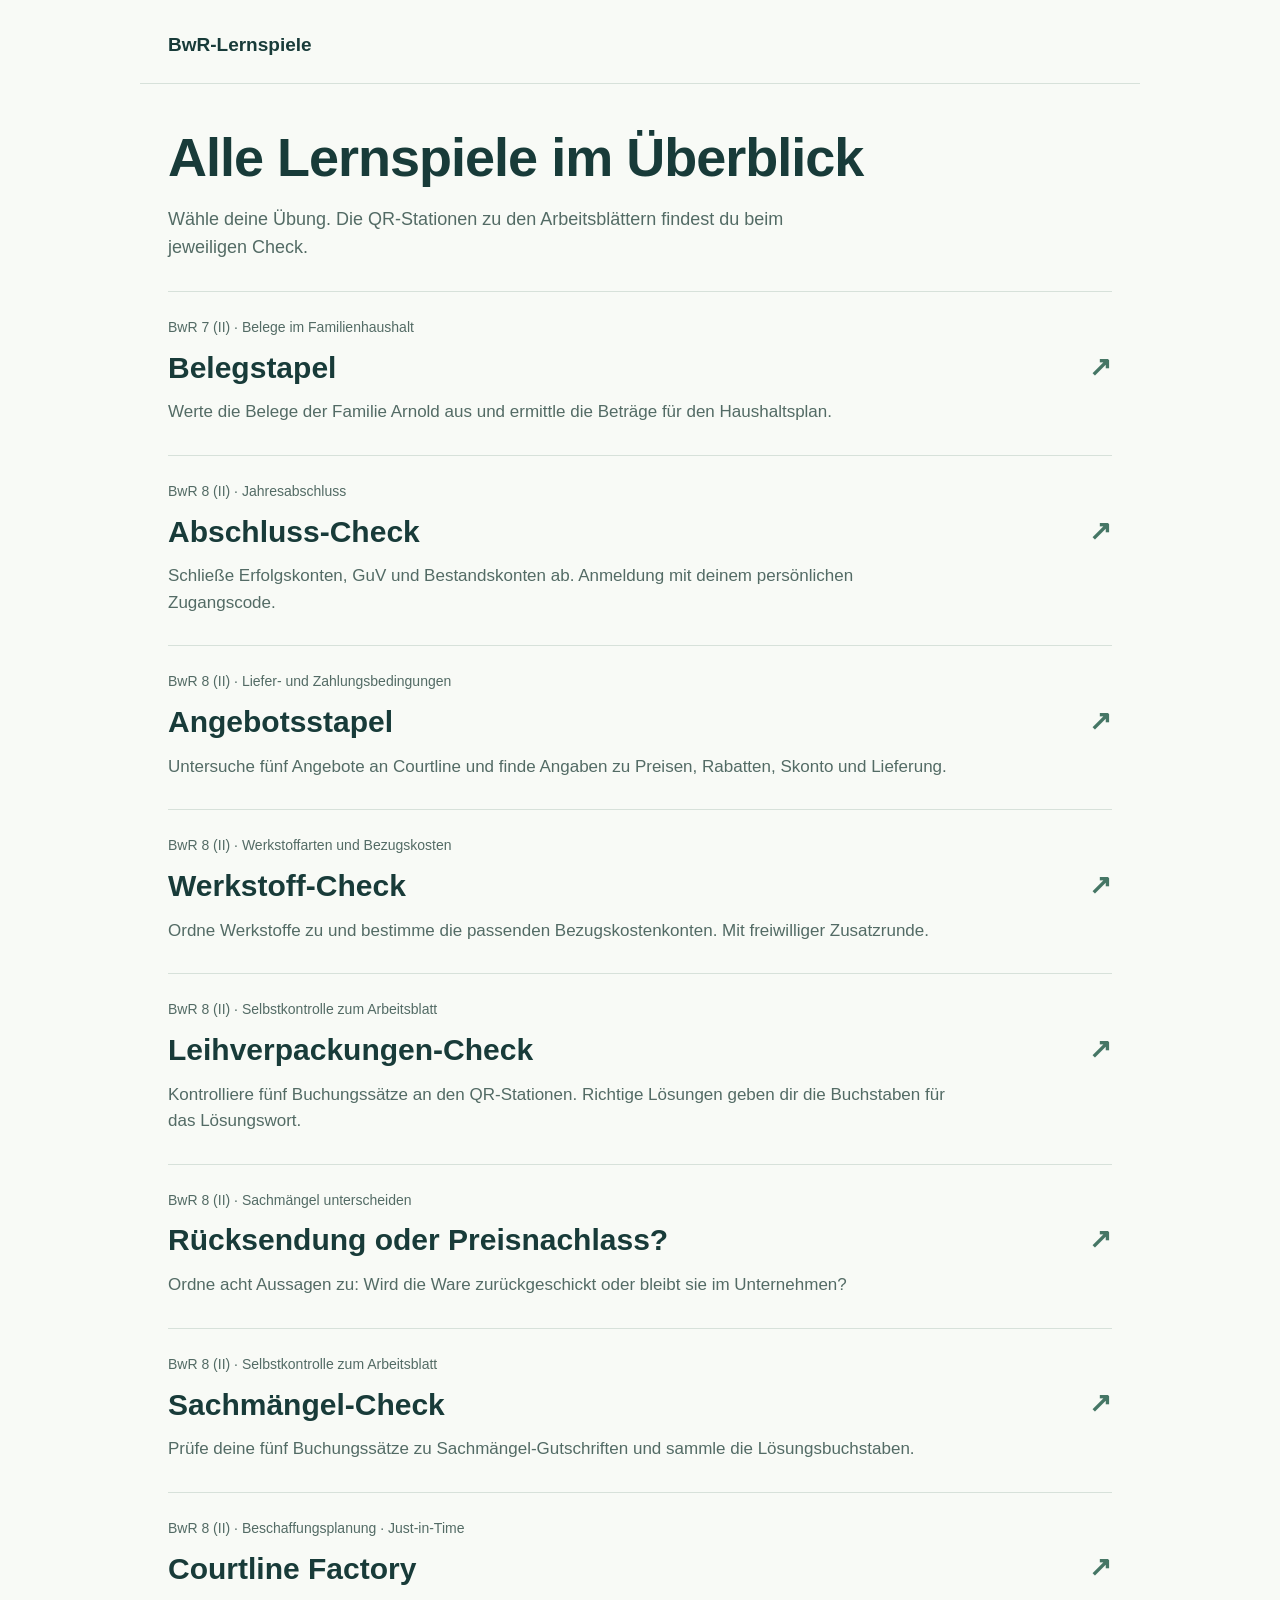
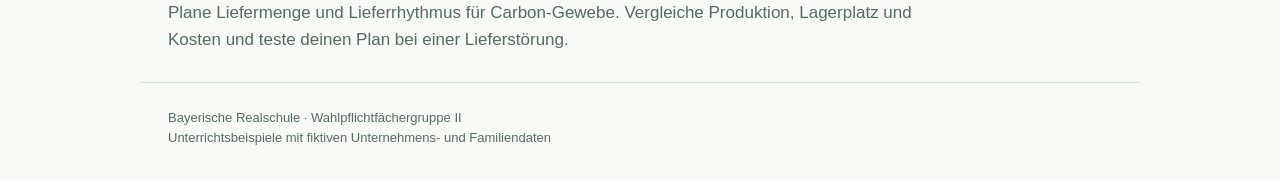
<file: index.html>
<!doctype html>
<html lang="de"><head><meta charset="utf-8"><meta name="viewport" content="width=device-width,initial-scale=1"><meta name="description" content="Alle BwR-Lernspiele im Überblick: Belege, Jahresabschluss, Einkauf, Werkstoffe, Leihverpackungen und Sachmängel."><meta name="theme-color" content="#183b39"><title>BwR-Lernspiele · Übersicht</title>
<style>
:root{--ink:#183b39;--muted:#536b65;--line:#d7e1da;--paper:#f8faf6}*{box-sizing:border-box}body{margin:0;background:var(--paper);color:var(--ink);font:18px/1.55 Arial,Helvetica,sans-serif}header,main,footer{max-width:1000px;margin:auto;padding:0 28px}header{padding-top:30px;padding-bottom:24px;border-bottom:1px solid var(--line)}.brand{font-size:19px;font-weight:700}.intro{padding:43px 0 29px}h1{font-size:clamp(36px,6vw,54px);line-height:1.12;margin:0 0 18px;letter-spacing:-1px}.intro p{color:var(--muted);margin:0;max-width:680px}ul{list-style:none;margin:0;padding:0}li{padding:25px 0 29px;border-top:1px solid var(--line)}.meta{font-size:14px;color:var(--muted);margin-bottom:7px}h2{font-size:clamp(23px,4vw,30px);line-height:1.25;margin:0 0 10px}a{color:var(--ink);text-decoration:none}h2 a{display:flex;justify-content:space-between;gap:20px;align-items:center;min-height:44px}h2 a span{font-size:27px;color:#457665}a:hover{text-decoration:underline;text-underline-offset:5px}a:focus-visible{outline:3px solid #b1762a;outline-offset:5px;border-radius:2px}li p{font-size:17px;color:var(--muted);max-width:790px;margin:0}footer{font-size:13px;color:var(--muted);padding-top:25px;padding-bottom:32px;border-top:1px solid var(--line)}@media(max-width:600px){header,main,footer{padding-left:20px;padding-right:20px}.intro{padding:30px 0 24px}li{padding:22px 0}.meta{font-size:13px}li p{font-size:16px}}
</style></head><body><header><div class="brand">BwR-Lernspiele</div></header><main><section class="intro"><h1>Alle Lernspiele im Überblick</h1><p>Wähle deine Übung. Die QR-Stationen zu den Arbeitsblättern findest du beim jeweiligen Check.</p></section><ul aria-label="Lernspiele"><li><div class="meta">BwR 7 (II) · Belege im Familienhaushalt</div><h2><a href="belegstapel/">Belegstapel<span aria-hidden="true">↗</span></a></h2><p>Werte die Belege der Familie Arnold aus und ermittle die Beträge für den Haushaltsplan.</p></li><li><div class="meta">BwR 8 (II) · Jahresabschluss</div><h2><a href="abschluss-check/">Abschluss-Check<span aria-hidden="true">↗</span></a></h2><p>Schließe Erfolgskonten, GuV und Bestandskonten ab. Anmeldung mit deinem persönlichen Zugangscode.</p></li><li><div class="meta">BwR 8 (II) · Liefer- und Zahlungsbedingungen</div><h2><a href="angebotsstapel/">Angebotsstapel<span aria-hidden="true">↗</span></a></h2><p>Untersuche fünf Angebote an Courtline und finde Angaben zu Preisen, Rabatten, Skonto und Lieferung.</p></li><li><div class="meta">BwR 8 (II) · Werkstoffarten und Bezugskosten</div><h2><a href="werkstoff-check/">Werkstoff-Check<span aria-hidden="true">↗</span></a></h2><p>Ordne Werkstoffe zu und bestimme die passenden Bezugskostenkonten. Mit freiwilliger Zusatzrunde.</p></li><li><div class="meta">BwR 8 (II) · Selbstkontrolle zum Arbeitsblatt</div><h2><a href="leihverpackungen-check/">Leihverpackungen-Check<span aria-hidden="true">↗</span></a></h2><p>Kontrolliere fünf Buchungssätze an den QR-Stationen. Richtige Lösungen geben dir die Buchstaben für das Lösungswort.</p></li><li><div class="meta">BwR 8 (II) · Sachmängel unterscheiden</div><h2><a href="sachmaengel-zuordnung/">Rücksendung oder Preisnachlass?<span aria-hidden="true">↗</span></a></h2><p>Ordne acht Aussagen zu: Wird die Ware zurückgeschickt oder bleibt sie im Unternehmen?</p></li><li><div class="meta">BwR 8 (II) · Selbstkontrolle zum Arbeitsblatt</div><h2><a href="sachmaengel-check/">Sachmängel-Check<span aria-hidden="true">↗</span></a></h2><p>Prüfe deine fünf Buchungssätze zu Sachmängel-Gutschriften und sammle die Lösungsbuchstaben.</p></li><li><div class="meta">BwR 8 (II) · Beschaffungsplanung · Just-in-Time</div><h2><a href="courtline-factory/">Courtline Factory<span aria-hidden="true">↗</span></a></h2><p>Plane Liefermenge und Lieferrhythmus für Carbon-Gewebe. Vergleiche Produktion, Lagerplatz und Kosten und teste deinen Plan bei einer Lieferstörung.</p></li></ul></main><footer>Bayerische Realschule · Wahlpflichtfächergruppe II<br>Unterrichtsbeispiele mit fiktiven Unternehmens- und Familiendaten</footer></body></html>
</file>
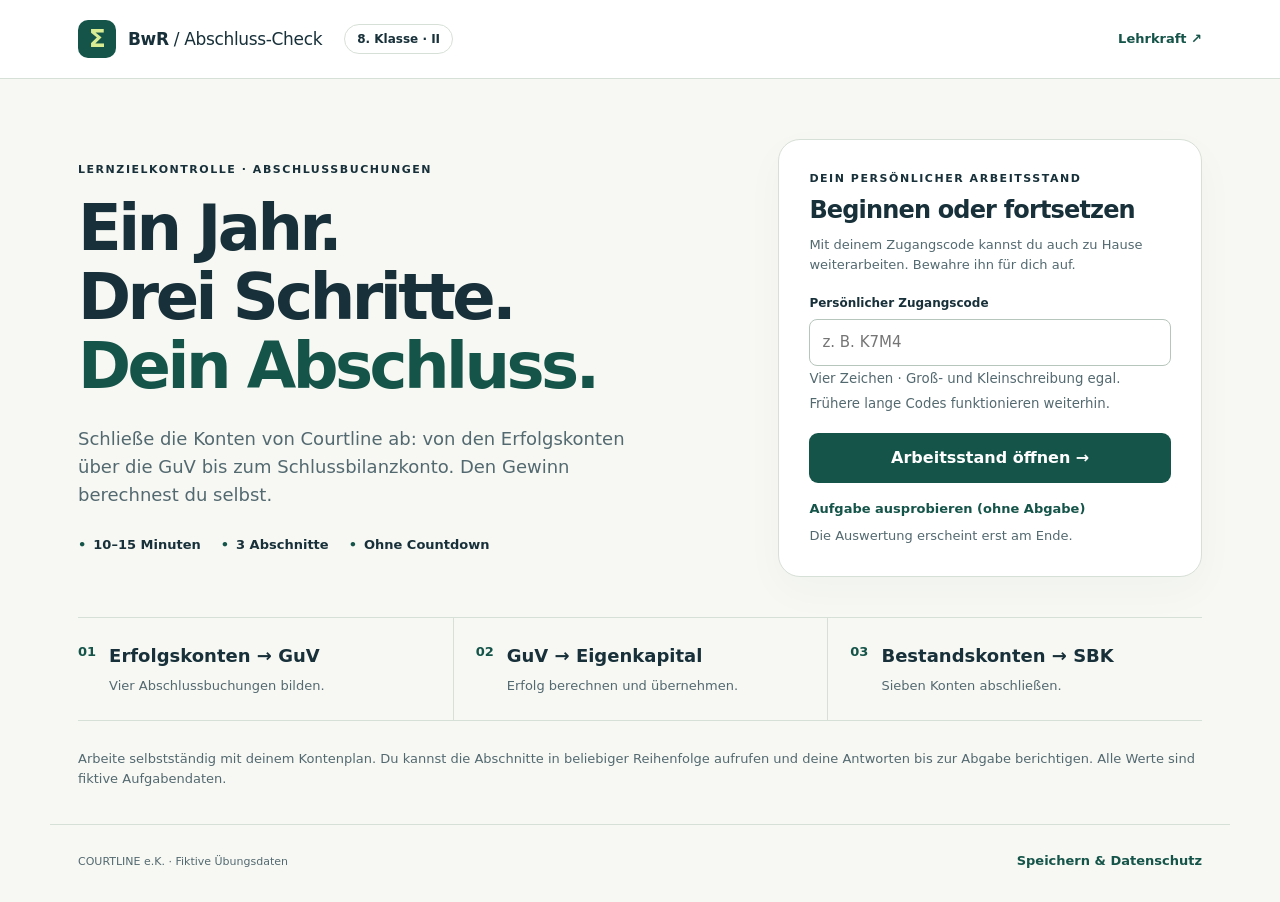
<file: abschluss-check/index.html>
<!doctype html><html lang="de"><head><meta charset="utf-8"><meta name="viewport" content="width=device-width,initial-scale=1"><meta name="description" content="Abschluss-Check für BwR 8: Erfolgskonten, GuV, Eigenkapital und Schlussbilanzkonto."><meta name="referrer" content="no-referrer"><title>Abschluss-Check · BwR</title><link rel="stylesheet" href="style.css"><script src="config.js?v=20261016-aktiviert"></script><script type="module" src="app.mjs?v=20261016-weiter"></script></head><body><header class="site-header"><div class="shell header-inner"><a href="./" class="brand"><span class="mark" aria-hidden="true">Σ</span><span>BwR<span class="brand-light"> / Abschluss-Check</span></span></a><span class="chip">8. Klasse · II</span><a class="teacher-link" href="#lehrkraft">Lehrkraft ↗</a></div></header><main id="app" class="shell" tabindex="-1"><p class="loading">Die Lernzielkontrolle wird geladen …</p></main><footer class="shell"><span>COURTLINE e.K. · Fiktive Übungsdaten</span><button class="link-button" id="privacy">Speichern & Datenschutz</button></footer><dialog id="modal" aria-labelledby="modal-title"><div id="modal-content"></div></dialog><noscript><p>Bitte aktiviere JavaScript für diese Lernzielkontrolle.</p></noscript></body></html>
</file>
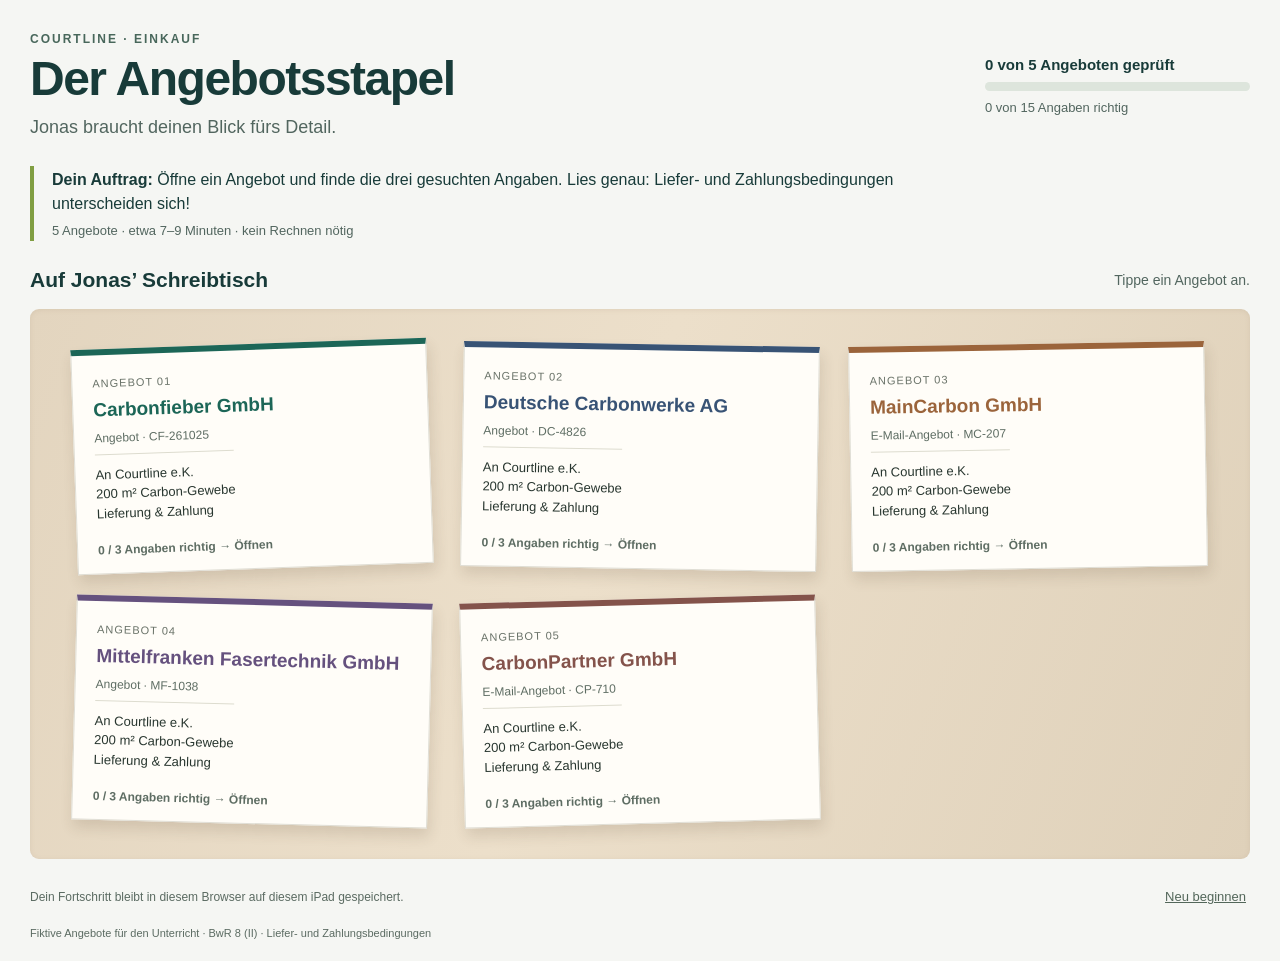
<file: angebotsstapel/index.html>
<!doctype html>
<html lang="de">
<head><meta charset="utf-8"><meta name="viewport" content="width=device-width,initial-scale=1,viewport-fit=cover"><meta name="theme-color" content="#183b39"><title>Angebotsstapel | Courtline</title><link rel="stylesheet" href="style.css"></head>
<body>
<main>
 <header class="top"><div><p class="eyebrow">COURTLINE · EINKAUF</p><h1>Der Angebotsstapel</h1><p class="intro">Jonas braucht deinen Blick fürs Detail.</p></div><div class="progress"><strong id="progressText">0 von 5 Angeboten geprüft</strong><progress id="bar" max="15" value="0" aria-label="Richtige Antworten"></progress><span id="answerCount">0 von 15 Angaben richtig</span></div></header>
 <section class="brief" aria-label="Dein Auftrag"><p><strong>Dein Auftrag:</strong> Öffne ein Angebot und finde die drei gesuchten Angaben. Lies genau: Liefer- und Zahlungsbedingungen unterscheiden sich!</p><span>5 Angebote · etwa 7–9 Minuten · kein Rechnen nötig</span></section>
 <div class="deskhead"><h2>Auf Jonas’ Schreibtisch</h2><span>Tippe ein Angebot an.</span></div>
 <section class="desk" id="desk" aria-label="Fünf Angebote an Courtline"></section>
 <section class="completion" id="completion" hidden><h2>Stapel geschafft!</h2><p>Du hast alle 15 Angaben richtig zugeordnet. Einzelpreis, Rabatt, Bezugskosten und Zahlungsbedingungen hast du im Blick.</p><p><strong>Zum Nachdenken:</strong> Warum reicht der niedrigste Einzelpreis allein für eine Kaufentscheidung nicht aus?</p></section>
 <footer><p id="storageNotice">Dein Fortschritt bleibt in diesem Browser auf diesem iPad gespeichert.</p><button class="textbutton" id="reset">Neu beginnen</button><p class="small">Fiktive Angebote für den Unterricht · BwR 8 (II) · Liefer- und Zahlungsbedingungen</p></footer>
</main>
<dialog id="workspace" aria-labelledby="dialogTitle"><div class="dialoghead"><h2 id="dialogTitle">Angebot</h2><button id="close" class="secondary">Zurück zum Tisch</button></div><div class="workgrid"><section class="documentview" aria-label="Vollständiges Angebot"><article class="document" id="document"></article></section><section class="questionpanel" aria-labelledby="questionTitle"><p class="eyebrow">ANGEBOT PRÜFEN</p><h3 id="questionTitle">Finde die drei Angaben</h3><p class="help">Übernimm die Werte aus dem Angebot. Du musst nichts ausrechnen.</p><form id="questions" novalidate></form><p id="result" role="status" aria-live="polite"></p><button class="primary" id="next" hidden>Nächstes offenes Angebot</button><p class="saving" id="saving">Änderungen werden auf diesem Gerät gespeichert.</p></section></div></dialog>
<script type="module" src="app.mjs?v=20261025-fuenf"></script>
</body></html>
</file>
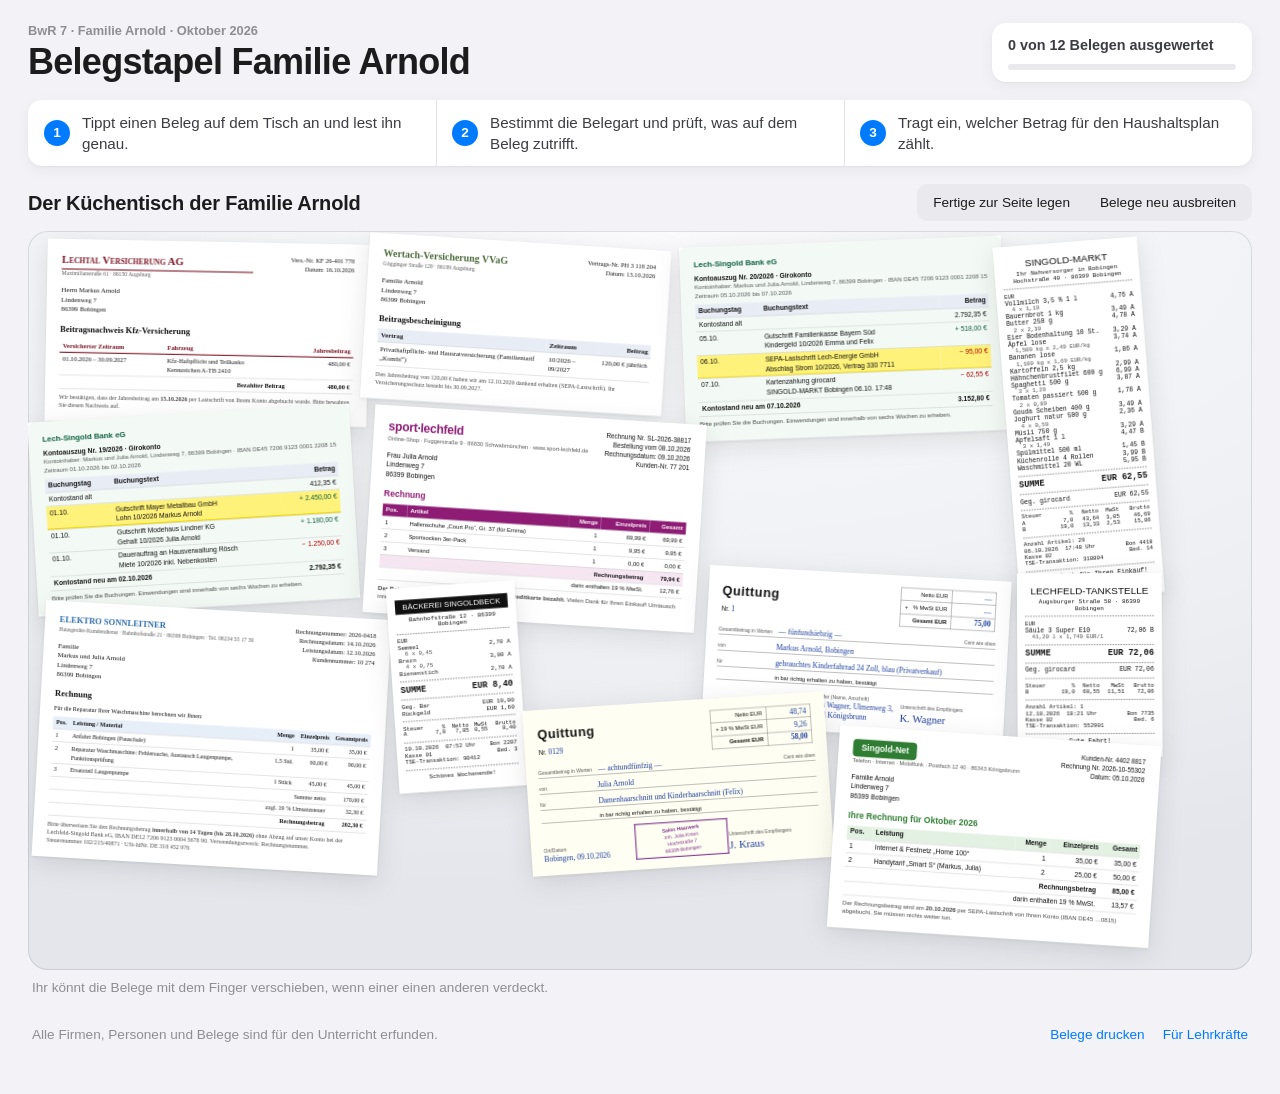
<file: belegstapel/index.html>
<!doctype html>
<html lang="de">
<head>
<meta charset="utf-8">
<meta name="viewport" content="width=device-width,initial-scale=1,viewport-fit=cover">
<title>Belegstapel Familie Arnold</title>
<style>
/* Oben der Schreibtisch mit verstreuten Belegen in echten Größenverhältnissen; Antippen öffnet die Beleganalyse. */
:root {
  --bg: #f2f2f7; --card: #ffffff; --fill: #f2f2f7; --fill2: #e9e9ee; --ink: #1c1c1e; --muted: #8e8e93; --sec: #3c3c43;
  --sep: rgba(60,60,67,.14); --blue: #007aff; --green: #34c759; --green-ink: #1f8a3a; --green-soft: #e8f8ec;
  --red: #ff3b30; --red-ink: #d70015; --red-soft: #ffeceb; --orange-soft: #fff4e0; --orange-ink: #8a5300;
  --r: 14px; --shadow: 0 1px 2px rgba(0,0,0,.04), 0 4px 16px rgba(0,0,0,.05);
  --font: -apple-system, BlinkMacSystemFont, 'SF Pro Text', 'Helvetica Neue', 'Segoe UI', Roboto, Arial, sans-serif;
  color-scheme: light;
}
* { box-sizing: border-box; -webkit-tap-highlight-color: transparent; }
html, body { margin: 0; }
body { background: var(--bg); color: var(--ink); font-family: var(--font); font-size: 16px; line-height: 1.4; -webkit-font-smoothing: antialiased; }
.app { max-width: 1320px; margin: 0 auto; padding: 22px 16px 40px; display: grid; gap: 18px; }
@media (min-width: 900px) { .app { padding-inline: 28px; } }

/* Kopf */
.top { display: flex; flex-wrap: wrap; align-items: flex-end; justify-content: space-between; gap: 14px 24px; }
.kicker { font-size: .8rem; font-weight: 600; color: var(--muted); margin-bottom: 2px; }
.top h1 { font-size: clamp(1.75rem, 3.4vw, 2.25rem); font-weight: 700; letter-spacing: -.02em; line-height: 1.1; margin: 0; }
.progress { display: grid; gap: 8px; min-width: 260px; background: var(--card); border-radius: var(--r); padding: 12px 16px; box-shadow: var(--shadow); }
.progress .lbl { font-size: .9rem; font-weight: 600; color: var(--sec); font-variant-numeric: tabular-nums; }
.bar { height: 6px; border-radius: 99px; background: var(--fill2); overflow: hidden; }
.bar span { display: block; height: 100%; background: var(--green); border-radius: 99px; transition: width .35s ease; }

/* Anleitung als gruppierte Liste */
.steps { display: grid; grid-template-columns: repeat(auto-fit, minmax(240px, 1fr)); gap: 0; margin: 0; padding: 0; list-style: none; background: var(--card); border-radius: var(--r); box-shadow: var(--shadow); overflow: hidden; counter-reset: s; }
.steps li { counter-increment: s; display: flex; gap: 12px; align-items: center; padding: 12px 16px; font-size: .95rem; color: var(--sec); }
.steps li + li { box-shadow: inset 1px 0 0 var(--sep); }
.steps li::before { content: counter(s); flex: none; width: 26px; height: 26px; border-radius: 50%; background: var(--blue); color: #fff; font-weight: 700; font-size: .85rem; display: grid; place-items: center; }

/* Toolbar */
.toolbar { display: flex; flex-wrap: wrap; gap: 10px; align-items: center; justify-content: space-between; margin-bottom: 10px; }
.toolbar h2 { font-size: 1.25rem; font-weight: 700; letter-spacing: -.01em; margin: 0; }
.tools { display: inline-flex; background: var(--fill2); border-radius: 10px; padding: 2px; gap: 2px; }
.chipbtn { font: inherit; font-size: .85rem; font-weight: 500; padding: 7px 14px; border-radius: 8px; border: 0; background: transparent; color: var(--ink); cursor: pointer; }
.chipbtn:hover { background: rgba(255,255,255,.6); }
.chipbtn[aria-pressed="true"] { background: var(--card); box-shadow: 0 1px 3px rgba(0,0,0,.12); font-weight: 600; }

/* Tisch – hell, wie eine helle Arbeitsfläche */
.deskwrap { position: relative; border-radius: 20px; overflow: hidden; background: radial-gradient(120% 90% at 50% 0%, #fbfbfd 0%, #eceef2 70%, #e4e6eb 100%); box-shadow: inset 0 0 0 1px var(--sep); }
.desk { position: absolute; top: 0; left: 0; transform-origin: top left; }
.item[hidden] { display: none; }
.item { position: absolute; width: max-content; cursor: grab; touch-action: none; user-select: none; -webkit-user-select: none; filter: drop-shadow(0 2px 3px rgba(0,0,0,.08)) drop-shadow(0 12px 24px rgba(0,0,0,.10)); }
.item.dragging { cursor: grabbing; filter: drop-shadow(0 30px 40px rgba(0,0,0,.18)); }
.item .paper { background: #fff; color: #111; pointer-events: none; }
.item.done .paper { opacity: .55; }
.item:focus-visible { outline: 8px solid var(--blue); outline-offset: 6px; }
.stamp { position: absolute; top: 16px; right: 16px; z-index: 2; font: 600 30px/1 var(--font); color: #fff; padding: 12px 22px; border-radius: 99px; pointer-events: none; white-space: nowrap; background: var(--green); box-shadow: 0 4px 14px rgba(52,199,89,.35); }
.stamp.part { background: rgba(28,28,30,.72); box-shadow: none; -webkit-backdrop-filter: blur(8px); backdrop-filter: blur(8px); }
.hint { font-size: .85rem; color: var(--muted); margin: 8px 4px 0; }
.foot { display: flex; flex-wrap: wrap; gap: 10px 18px; justify-content: space-between; align-items: center; font-size: .85rem; color: var(--muted); padding: 4px; }
.foot .links { display: flex; gap: 18px; flex-wrap: wrap; }
.linkbtn { font: inherit; font-weight: 500; background: none; border: 0; color: var(--blue); cursor: pointer; padding: 6px 0; }

/* Sheet (Dialog) */
dialog { border: 0; padding: 0; border-radius: 22px; background: var(--bg); color: var(--ink); width: min(1180px, calc(100vw - 24px)); max-height: calc(100vh - 24px); box-shadow: 0 30px 80px rgba(0,0,0,.25); overflow: hidden; }
dialog::backdrop { background: rgba(0,0,0,.28); -webkit-backdrop-filter: blur(3px); backdrop-filter: blur(3px); }
dialog[open] { animation: rise .25s cubic-bezier(.2,.8,.2,1); }
@keyframes rise { from { transform: translateY(16px); opacity: 0; } }
.dlg { display: grid; grid-template-rows: auto minmax(0,1fr); max-height: calc(100vh - 24px); }
.dlg-h { display: grid; grid-template-columns: 1fr auto 1fr; align-items: center; gap: 10px; padding: 10px 14px; background: rgba(249,249,251,.92); -webkit-backdrop-filter: saturate(180%) blur(20px); backdrop-filter: saturate(180%) blur(20px); border-bottom: 1px solid var(--sep); }
.dlg-h .t { grid-column: 2; font-weight: 600; font-size: 1rem; text-align: center; white-space: nowrap; }
.nav { grid-column: 3; justify-self: end; display: flex; gap: 4px; align-items: center; }
.navl { grid-column: 1; justify-self: start; display: flex; gap: 4px; }
.iconbtn { font: inherit; font-size: 1rem; font-weight: 500; min-width: 40px; min-height: 36px; border-radius: 99px; border: 0; background: transparent; color: var(--blue); cursor: pointer; padding: 0 10px; }
.iconbtn:hover { background: var(--fill2); }
.iconbtn.round { width: 36px; padding: 0; background: var(--fill2); font-size: 1.25rem; line-height: 1; }
.iconbtn.strong { font-weight: 600; }
.dlg-b { display: grid; overflow: auto; }
@media (min-width: 860px) { .dlg-b { grid-template-columns: minmax(0,1fr) 410px; overflow: hidden; } }
.viewer { background: #e9eaee; padding: 20px; overflow: auto; min-height: 260px; }
@media (min-width: 860px) { .viewer { max-height: calc(100vh - 82px); } }
.viewer .sheet { background: #fff; color: #111; border-radius: 4px; box-shadow: 0 2px 6px rgba(0,0,0,.06), 0 14px 30px rgba(0,0,0,.08); transform-origin: top left; width: max-content; }
.form { padding: 6px 16px 22px; display: grid; gap: 6px; align-content: start; background: var(--bg); }
@media (min-width: 860px) { .form { overflow: auto; max-height: calc(100vh - 82px); border-left: 1px solid var(--sep); } }

/* Abschnitte im iOS-Settings-Stil */
.q { display: grid; gap: 0; }
.qh { display: flex; justify-content: space-between; align-items: baseline; gap: 8px; padding: 18px 4px 8px; font-size: .92rem; font-weight: 600; color: var(--sec); }
.qh .st { text-transform: none; letter-spacing: 0; font-size: .8rem; font-weight: 600; color: var(--muted); white-space: nowrap; font-variant-numeric: tabular-nums; }
.qh .st.ok { color: var(--green-ink); }
.grid2, .grid3 { display: grid; gap: 8px; background: var(--card); border-radius: var(--r); padding: 8px; }
.grid2 { grid-template-columns: 1fr 1fr; }
.grid3 { grid-template-columns: repeat(3, 1fr); }
.grid2 .opt:last-child:nth-child(odd) { grid-column: 1 / -1; }
.opt { font: inherit; font-size: .93rem; font-weight: 500; text-align: center; padding: 10px 8px; border-radius: 10px; border: 0; background: var(--fill); color: var(--ink); cursor: pointer; min-height: 44px; transition: background .15s, color .15s, transform .1s; }
.opt:hover:not(:disabled) { background: var(--fill2); }
.opt:active:not(:disabled) { transform: scale(.97); }
.opt.ok { background: var(--green); color: #fff; font-weight: 600; }
.opt.bad { background: var(--red-soft); color: var(--red-ink); text-decoration: line-through; }
.opt:disabled { cursor: default; }
.opt:disabled:not(.ok) { opacity: .4; }
.shake { animation: shake .3s; }
@keyframes shake { 25% { transform: translateX(-4px); } 75% { transform: translateX(4px); } }

/* Aussagen als gruppierte Liste mit Segmented Control */
.group { background: var(--card); border-radius: var(--r); overflow: hidden; }
.stmt { display: grid; grid-template-columns: minmax(0,1fr) auto; gap: 6px 12px; align-items: center; padding: 11px 14px; position: relative; }
.stmt + .stmt::before { content: ''; position: absolute; top: 0; left: 14px; right: 0; height: 1px; background: var(--sep); }
.stmt .txt { font-size: .93rem; }
.stmt .yn { display: inline-flex; background: var(--fill2); border-radius: 9px; padding: 2px; gap: 2px; }
.stmt .yn .opt { min-width: 54px; min-height: 32px; padding: 5px 10px; border-radius: 7px; background: transparent; font-size: .88rem; }
.stmt .yn .opt:hover:not(:disabled) { background: rgba(255,255,255,.7); }
.stmt .yn .opt.ok { background: var(--green); color: #fff; box-shadow: 0 1px 3px rgba(0,0,0,.12); }
.stmt .yn .opt.bad { background: var(--card); color: var(--red-ink); box-shadow: 0 1px 3px rgba(0,0,0,.08); }
.stmt .yn .opt:disabled:not(.ok) { opacity: .45; }

/* Rückmeldungen */
.fb { font-size: .85rem; padding: 8px 12px; border-radius: 10px; line-height: 1.35; margin-top: 8px; display: flex; gap: 8px; align-items: flex-start; }
.fb:empty { display: none; }
.fb::before { flex: none; font-weight: 700; }
.fb.ok { background: var(--green-soft); color: var(--green-ink); }
.fb.ok::before { content: '✓'; }
.fb.bad { background: var(--red-soft); color: var(--red-ink); }
.fb.bad::before { content: '!'; }
.fb.tip { background: var(--orange-soft); color: var(--orange-ink); }
.fb.tip::before { content: '💡'; font-weight: 400; }
.stmt .fb { margin-top: 0; }

/* Betrag */
.betragcard { background: var(--card); border-radius: var(--r); padding: 12px 14px; margin-top: 8px; display: grid; gap: 8px; }
.betragcard label { font-size: .93rem; }
.betrag { display: flex; align-items: center; gap: 8px; }
.betrag input { font: inherit; font-size: 1.15rem; font-weight: 600; padding: 9px 12px; border-radius: 10px; border: 0; background: var(--fill); color: var(--ink); width: 100%; text-align: right; font-variant-numeric: tabular-nums; }
.betrag input::placeholder { color: #c7c7cc; }
.betrag input.ok { background: var(--green-soft); color: var(--green-ink); }
.betrag span { font-weight: 600; color: var(--sec); }
.betrag .opt { flex: none; padding-inline: 18px; background: var(--blue); color: #fff; font-weight: 600; }
.betrag .opt:hover:not(:disabled) { background: #0062cc; }
.betragcard .fb { margin-top: 0; }
input:focus-visible, button:focus-visible { outline: 3px solid rgba(0,122,255,.45); outline-offset: 2px; }
.done-box { margin-top: 12px; background: var(--green-soft); color: var(--green-ink); border-radius: var(--r); padding: 12px 14px; font-weight: 600; display: flex; justify-content: space-between; align-items: center; gap: 10px; flex-wrap: wrap; }
.primary { font: inherit; font-weight: 600; padding: 10px 18px; border-radius: 99px; border: 0; background: var(--blue); color: #fff; cursor: pointer; }
.done-box .primary { background: var(--green); }
.secondary { font: inherit; font-size: .9rem; padding: 12px 14px; margin-top: 14px; border-radius: var(--r); border: 0; background: var(--card); color: var(--red); cursor: pointer; width: 100%; }

/* Lehrkraft */
#teacher { width: min(640px, calc(100vw - 24px)); }
#teacher .dlg-h { grid-template-columns: 1fr auto; }
#teacher .dlg-h .t { grid-column: 1; text-align: left; }
#teacher .dlg-h .iconbtn { grid-column: 2; }
.tbody { padding: 16px; display: grid; gap: 14px; overflow: auto; }
.tbody input[type=password] { font: inherit; padding: 11px 12px; border-radius: 10px; border: 0; background: var(--card); color: var(--ink); width: 100%; }
.err { color: var(--red-ink); font-size: .9rem; min-height: 1.2em; margin: 0; }
.ttab { width: 100%; border-collapse: collapse; font-size: .88rem; background: var(--card); border-radius: var(--r); overflow: hidden; }
.ttab th { font-size: .75rem; text-transform: uppercase; letter-spacing: .03em; color: var(--muted); font-weight: 600; background: var(--fill); }
.ttab th, .ttab td { text-align: left; padding: 8px 10px; border-bottom: 1px solid var(--sep); vertical-align: top; }
.ttab td.n { text-align: right; font-variant-numeric: tabular-nums; }
.danger { font: inherit; padding: 12px 14px; border-radius: var(--r); border: 0; color: var(--red); background: var(--card); cursor: pointer; }
.note { font-size: .85rem; color: var(--sec); background: var(--card); border-radius: var(--r); padding: 10px 12px; }
@media (prefers-reduced-motion: reduce) { * { transition: none !important; animation: none !important; } }

/* --- Beleg-Stile (aus der Druckvorlage) --- */
.blk { display: inline-block; vertical-align: top; margin: 0 3mm 5mm 0; break-inside: avoid; page-break-inside: avoid; position: relative; border: 1px dotted #999; }
.tag { position: absolute; top: 1mm; right: 1.5mm; font: 7pt Arial; color: #999; }
.bon { width: 72mm; padding: 6mm 4mm 6mm; font-family: Consolas, 'Courier New', monospace; font-size: 9pt; line-height: 1.12; }
.bon .c { text-align: center; } .bon .logo { font-family: 'Arial Black', Arial, sans-serif; font-size: 14pt; margin-bottom: 1mm; }
.bon .sub { font-size: 8.5pt; } .bon hr { border: 0; border-top: 1px dashed #333; margin: 2mm 0; }
.bon table { width: 100%; border-collapse: collapse; } .bon td { padding: 0; vertical-align: top; }
.r { text-align: right; white-space: nowrap; } .d { font-size: 8pt; color: #444; } .small { font-size: 8pt; }
.bon .sum td { font-weight: bold; font-size: 12pt; }
.rg, .ka { width: 180mm; padding: 6mm 7mm; font-size: 9.5pt; }
.kopf { width: 100%; border-collapse: collapse; } .kopf td { vertical-align: top; }
.firma { font-size: 14pt; font-weight: bold; color: #1f3864; } .fz { font-size: 8pt; color: #555; margin-bottom: 4mm; }
.an { font-size: 9.5pt; } .meta { text-align: right; font-size: 9pt; }
.titel { font-size: 12pt; font-weight: bold; margin: 4mm 0 2mm; }
table.pos { width: 100%; border-collapse: collapse; margin-bottom: 2mm; } table.pos td { border-bottom: 1px solid #ccc; padding: 1mm 1.5mm; vertical-align: top; }
table.pos tr.th td { background: #e8edf5; font-weight: bold; }
table.pos tr.tot td { font-weight: bold; border-top: 1.5px solid #333; }
table.pos tr.net td { font-weight: bold; font-size: 11pt; background: #fff3c4; }
tr { break-inside: avoid; page-break-inside: avoid; }
.hinweis { font-size: 8.5pt; color: #444; margin-top: 2mm; }
.bank { font-size: 13pt; font-weight: bold; color: #0b5d3b; } .kt { font-weight: bold; margin-top: 2mm; } .kd { font-size: 8.5pt; color: #555; margin-bottom: 2mm; }
.neg { color: #b00000; } .gut { color: #0b5d3b; }

/* --- Varianten --- */
.s-lohn1 { width: 172mm; font-family: Calibri, Arial, sans-serif; font-size: 10pt; }
.s-lohn1 .firma { color: #0d2c5a; } .s-lohn1 table.pos tr.th td { background: #0d2c5a; color: #fff; }
.s-lohn2 { width: 148mm; font-family: 'Lucida Console', 'Courier New', monospace; font-size: 8pt; border: 1px solid #666; }
.s-lohn2 .firma { font-size: 10.5pt; color: #000; } .s-lohn2 .titel { font-size: 10pt; text-transform: uppercase; letter-spacing: 1px; }
.s-lohn2 table.pos td { border-bottom: 1px dotted #888; padding: 0.6mm 1mm; } .s-lohn2 table.pos tr.th td { background: #eee; }
.s-lohn2 table.pos tr.net td { background: #ddd; font-size: 9.5pt; }
.s-ka1 { width: 125mm; font-size: 8.5pt; }
.s-ka2 { width: 150mm; font-family: 'Segoe UI', Arial; background: #f3faf6; border: 1px solid #9cc9b0; border-radius: 3mm; }
.s-ka2 .bank { font-size: 11pt; }
.s-ka3 { width: 180mm; font-family: Consolas, monospace; font-size: 8.5pt; }
.s-ka3 .bank { font-family: Arial; background: #0b5d3b; color: #fff; padding: 1.5mm 3mm; }
.s-energie { width: 148mm; font-family: 'Segoe UI', Arial; border: 1px solid #8bc48f; border-radius: 4mm; }
.s-energie .firma { background: #2e7d32; color: #fff; padding: 1.5mm 4mm; border-radius: 2mm; display: inline-block; font-size: 12pt; }
.s-energie table.pos tr.th td { background: #e3f1e3; } .s-energie .titel { color: #2e7d32; }
.s-vers { width: 165mm; font-family: Georgia, 'Times New Roman', serif; font-size: 9pt; }
.s-vers .firma { color: #7a1020; border-bottom: 3px double #7a1020; font-variant: small-caps; font-size: 15pt; padding-bottom: 1mm; }
.s-vers table.pos tr.th td { background: none; border-bottom: 2px solid #7a1020; color: #7a1020; }
.s-alpen { width: 128mm; font-family: Cambria, Georgia, serif; font-size: 8.5pt; border-left: 5mm solid #2b6cb0; }
.s-alpen .firma { color: #2b6cb0; font-size: 12pt; } .s-alpen table.pos tr.th td { background: #e6eef8; }
.s-tele { width: 176mm; font-family: Verdana, sans-serif; font-size: 8.3pt; }
.s-tele .firma { color: #8e1b74; font-size: 17pt; letter-spacing: -0.5px; } .s-tele .titel { color: #8e1b74; }
.s-tele table.pos tr.th td { background: #8e1b74; color: #fff; } .s-tele table.pos tr.tot td { background: #f6e6f2; }
.s-garten { width: 158mm; font-family: 'Trebuchet MS', sans-serif; background: #fbfdf6; }
.s-garten .firma { color: #4a7c1f; border: 2px solid #4a7c1f; padding: 1mm 4mm; display: inline-block; border-radius: 8mm; }
.s-garten table.pos tr.th td { background: #4a7c1f; color: #fff; } .s-garten table.pos tr:nth-child(even) td { background: #eef6e4; }
.s-werkstatt { width: 180mm; font-family: 'Lucida Console', 'Courier New', monospace; font-size: 8.3pt; background: #fafafa; }
.s-werkstatt .firma { color: #000; text-transform: uppercase; font-size: 13pt; letter-spacing: 2px; }
.s-werkstatt table.pos td { border-bottom: 1px dashed #999; } .s-werkstatt table.pos tr.th td { background: #ddd; }
.bon.s-kino { width: 56mm; font-size: 8.3pt; }
.s-kino .logo { background: #111; color: #fff; padding: 1.5mm 1mm; font-size: 11pt; }

/* Eintrittskarten */
.tk { display: inline-flex; padding: 0; font-family: 'Segoe UI', Arial, sans-serif; font-size: 8.5pt; background: #fff; }
.s-bad { --c: #0277bd; width: 108mm; } .s-park { --c: #d84315; width: 150mm; font-size: 9.5pt; }
.tkm { flex: 1; padding: 3mm 4mm; border-top: 4mm solid var(--c); border-right: 2px dashed #888; }
.tkn { font-weight: 800; font-size: 14pt; color: var(--c); text-transform: uppercase; }
.s-park .tkn { font-size: 18pt; font-family: 'Arial Black', Arial; }
.tks { font-size: 7.5pt; color: #555; margin-bottom: 2mm; }
.tkl { width: 100%; border-collapse: collapse; } .tkl td { padding: 0.5mm 0 0.5mm 3mm; } .tkl td:first-child { padding-left: 0; }
.tksum { font-weight: bold; font-size: 11pt; border-top: 1px solid var(--c); margin-top: 1mm; padding-top: 1mm; }
.tkmw, .tkf { font-size: 7pt; color: #555; } .tkf { margin-top: 1mm; font-style: italic; }
.tkstub { width: 27mm; padding: 3mm 2mm; text-align: center; font-size: 7.5pt; border-top: 4mm solid var(--c); background: #f6f6f6; }
.tkst { font-weight: bold; color: var(--c); margin-bottom: 1mm; }
.tkbar { height: 9mm; margin: 1.5mm 0; background: repeating-linear-gradient(90deg, #000 0 1px, #fff 1px 3px, #000 3px 5px, #fff 5px 6px, #000 6px 7px, #fff 7px 9px); }
.tksb { font-weight: bold; }

/* Quittung */
.qu { width: 150mm; padding: 5mm 6mm; font-family: Arial, sans-serif; font-size: 8pt; background: #fffef2; border: 1px solid #bbb; }
.qk { width: 100%; } .qt { font-size: 18pt; font-weight: bold; letter-spacing: 1px; } .qnr { font-size: 9pt; font-weight: normal; letter-spacing: 0; margin-top: 2mm; }
.hw { font-family: 'Segoe Print', 'Ink Free', 'Comic Sans MS', cursive; color: #1a3d9c; font-size: 10.5pt; }
.qb { border-collapse: collapse; margin-left: auto; } .qbw { text-align: right; vertical-align: top; } .qb td { border: 1px solid #888; padding: 0.5mm 2mm; } .qb td.hw { text-align: right; min-width: 22mm; }
.qb tr.qg td { font-weight: bold; }
.ql { clear: both; border-bottom: 1px solid #888; margin-top: 2.5mm; display: flex; gap: 3mm; align-items: baseline; }
.qlab { font-size: 7pt; color: #555; min-width: 26mm; display: inline-block; } .qlab2 { margin-left: auto; font-size: 7pt; color: #555; }
.qsm { font-size: 8pt; }
.qf { width: 100%; margin-top: 3mm; border-collapse: collapse; } .qf td { vertical-align: bottom; width: 33%; padding-right: 3mm; }
.qstempel { border: 2px solid #7a2e8c !important; color: #7a2e8c; text-align: center; font-size: 7pt; transform: rotate(-4deg); padding: 1.5mm !important; }
.sig { font-size: 15pt; }

.paper .blk, .sheet .blk { margin: 0 !important; border: 0 !important; }
table.pos tr.mark td { background: #fff27a !important; box-shadow: inset 0 -2px 0 #f0d800; }

/* Druck: alle Belege als Schneidevorlage */
#print { display: none; }
@media print {
  @page { size: A4; margin: 10mm; }
  body { background: #fff; -webkit-print-color-adjust: exact; print-color-adjust: exact; }
  .app, dialog { display: none !important; }
  #print { display: block; }
  #print .blk { border: 1px dotted #999; }
}
</style>
</head>
<body>
<div class="app">
  <header class="top">
    <div>
      <div class="kicker">BwR 7 · Familie Arnold · Oktober 2026</div>
      <h1>Belegstapel Familie Arnold</h1>
    </div>
    <div class="progress" aria-live="polite">
      <div class="lbl" id="progLbl">0 von 12 Belegen ausgewertet</div>
      <div class="bar" aria-hidden="true"><span id="progBar" style="width:0"></span></div>
    </div>
  </header>
  <ol class="steps">
    <li>Tippt einen Beleg auf dem Tisch an und lest ihn genau.</li>
    <li>Bestimmt die Belegart und prüft, was auf dem Beleg zutrifft.</li>
    <li>Tragt ein, welcher Betrag für den Haushaltsplan zählt.</li>
  </ol>
  <section aria-labelledby="deskH">
    <div class="toolbar">
      <h2 id="deskH">Der Küchentisch der Familie Arnold</h2>
      <div class="tools">
        <button class="chipbtn" id="hideDone" aria-pressed="false">Fertige zur Seite legen</button>
        <button class="chipbtn" id="tidy">Belege neu ausbreiten</button>
      </div>
    </div>
    <div class="deskwrap" id="deskwrap"><div class="desk" id="desk"></div></div>
    <p class="hint">Ihr könnt die Belege mit dem Finger verschieben, wenn einer einen anderen verdeckt.</p>
  </section>
  <footer class="foot">
    <span>Alle Firmen, Personen und Belege sind für den Unterricht erfunden.</span>
    <span class="links"><button class="linkbtn" id="printBtn">Belege drucken</button><button class="linkbtn" id="openTeacher">Für Lehrkräfte</button></span>
  </footer>
</div>

<dialog id="dlg" aria-labelledby="dlgT">
  <div class="dlg">
    <div class="dlg-h">
      <div class="navl">
        <button class="iconbtn round" id="prevBtn" aria-label="Vorheriger Beleg">‹</button>
        <button class="iconbtn round" id="nextBtn" aria-label="Nächster Beleg">›</button>
      </div>
      <span class="t" id="dlgT">Beleg</span>
      <div class="nav"><button class="iconbtn strong" id="closeBtn">Fertig</button></div>
    </div>
    <div class="dlg-b">
      <div class="viewer" id="viewer"></div>
      <div class="form" id="form"></div>
    </div>
  </div>
</dialog>

<dialog id="teacher" aria-labelledby="tT">
  <div class="dlg">
    <div class="dlg-h"><span class="t" id="tT">Für Lehrkräfte</span><button class="iconbtn" id="tClose">Schließen</button></div>
    <div class="tbody">
      <div id="tLocked" class="q">
        <label for="tCode"><b>Code eingeben</b></label>
        <input type="password" id="tCode" inputmode="numeric" autocomplete="off">
        <p class="err" id="tErr"></p>
        <button class="primary" id="tUnlock">Freischalten</button>
      </div>
      <div id="tOpen" hidden class="q">
        <div class="note">Übersicht für dieses Gerät: Fehlversuche zeigen, wo die Gruppe Schwierigkeiten hatte.</div>
        <div id="tTable"></div>
        <button class="danger" id="resetBtn">Alle Eingaben auf diesem Gerät löschen</button>
      </div>
    </div>
  </div>
</dialog>

<div id="print"></div>

<script type="application/json" id="data">[{"id": "k1", "art": "kb", "html": "<div class=\"blk bon \"><div class=\"c logo\">SINGOLD-MARKT<\/div><div class=\"c sub\">Ihr Nahversorger in Bobingen<br>Hochstraße 40 · 86399 Bobingen<\/div><hr><div class=small>EUR<\/div><table><tr><td>Vollmilch 3,5 % 1 l<\/td><td class=r>4,76 A<\/td><\/tr><tr><td class=d>&nbsp;&nbsp;4 x 1,19<\/td><td><\/td><\/tr><tr><td>Bauernbrot 1 kg<\/td><td class=r>3,49 A<\/td><\/tr><tr><td>Butter 250 g<\/td><td class=r>4,78 A<\/td><\/tr><tr><td class=d>&nbsp;&nbsp;2 x 2,39<\/td><td><\/td><\/tr><tr><td>Eier Bodenhaltung 10 St.<\/td><td class=r>3,29 A<\/td><\/tr><tr><td>Äpfel lose<\/td><td class=r>3,74 A<\/td><\/tr><tr><td class=d>&nbsp;&nbsp;1,500 kg x 2,49 EUR/kg<\/td><td><\/td><\/tr><tr><td>Bananen lose<\/td><td class=r>1,86 A<\/td><\/tr><tr><td class=d>&nbsp;&nbsp;1,100 kg x 1,69 EUR/kg<\/td><td><\/td><\/tr><tr><td>Kartoffeln 2,5 kg<\/td><td class=r>2,99 A<\/td><\/tr><tr><td>Hähnchenbrustfilet 600 g<\/td><td class=r>6,99 A<\/td><\/tr><tr><td>Spaghetti 500 g<\/td><td class=r>3,87 A<\/td><\/tr><tr><td class=d>&nbsp;&nbsp;3 x 1,29<\/td><td><\/td><\/tr><tr><td>Tomaten passiert 500 g<\/td><td class=r>1,78 A<\/td><\/tr><tr><td class=d>&nbsp;&nbsp;2 x 0,89<\/td><td><\/td><\/tr><tr><td>Gouda Scheiben 400 g<\/td><td class=r>3,49 A<\/td><\/tr><tr><td>Joghurt natur 500 g<\/td><td class=r>2,36 A<\/td><\/tr><tr><td class=d>&nbsp;&nbsp;4 x 0,59<\/td><td><\/td><\/tr><tr><td>Müsli 750 g<\/td><td class=r>3,29 A<\/td><\/tr><tr><td>Apfelsaft 1 l<\/td><td class=r>4,47 B<\/td><\/tr><tr><td class=d>&nbsp;&nbsp;3 x 1,49<\/td><td><\/td><\/tr><tr><td>Spülmittel 500 ml<\/td><td class=r>1,45 B<\/td><\/tr><tr><td>Küchenrolle 4 Rollen<\/td><td class=r>3,99 B<\/td><\/tr><tr><td>Waschmittel 20 WL<\/td><td class=r>5,95 B<\/td><\/tr><\/table><hr><table><tr class=sum><td>SUMME<\/td><td class=r>EUR 62,55<\/td><\/tr><\/table><hr><table><tr><td>Geg. girocard<\/td><td class=r>EUR 62,55<\/td><\/tr><\/table><hr><table class=small><tr><td>Steuer<\/td><td class=r>%<\/td><td class=r>Netto<\/td><td class=r>MwSt<\/td><td class=r>Brutto<\/td><\/tr><tr><td>A<\/td><td class=r>7,0<\/td><td class=r>43,64<\/td><td class=r>3,05<\/td><td class=r>46,69<\/td><\/tr><tr><td>B<\/td><td class=r>19,0<\/td><td class=r>13,33<\/td><td class=r>2,53<\/td><td class=r>15,86<\/td><\/tr><\/table><hr><table class=small><tr><td>Anzahl Artikel: 29<\/td><td><\/td><\/tr><tr><td>06.10.2026 &nbsp;17:48 Uhr<\/td><td class=r>Bon 4418<\/td><\/tr><tr><td>Kasse 02<\/td><td class=r>Bed. 14<\/td><\/tr><tr><td colspan=2>TSE-Transaktion: 318804<\/td><\/tr><\/table><hr><div class=c>Vielen Dank für Ihren Einkauf!<br>Bitte Bon aufbewahren.<\/div><\/div>", "s": [0, 1, 1, 0, 1], "zahl": "karte", "kat": "aus", "betrag": 62.55, "name": "Singold-Markt", "traps": [], "notes": {}}, {"id": "k2", "art": "kb", "html": "<div class=\"blk bon s-kino\" style=\"width:64mm\"><div class=\"c logo\">BÄCKEREI SINGOLDBECK<\/div><div class=\"c sub\">Bahnhofstraße 12 · 86399 Bobingen<\/div><hr><div class=small>EUR<\/div><table><tr><td>Semmel<\/td><td class=r>2,70 A<\/td><\/tr><tr><td class=d>&nbsp;&nbsp;6 x 0,45<\/td><td><\/td><\/tr><tr><td>Brezn<\/td><td class=r>3,00 A<\/td><\/tr><tr><td class=d>&nbsp;&nbsp;4 x 0,75<\/td><td><\/td><\/tr><tr><td>Bienenstich<\/td><td class=r>2,70 A<\/td><\/tr><\/table><hr><table><tr class=sum><td>SUMME<\/td><td class=r>EUR 8,40<\/td><\/tr><\/table><hr><table><tr><td>Geg. Bar<\/td><td class=r>EUR 10,00<\/td><\/tr><tr><td>Rückgeld<\/td><td class=r>EUR 1,60<\/td><\/tr><\/table><hr><table class=small><tr><td>Steuer<\/td><td class=r>%<\/td><td class=r>Netto<\/td><td class=r>MwSt<\/td><td class=r>Brutto<\/td><\/tr><tr><td>A<\/td><td class=r>7,0<\/td><td class=r>7,85<\/td><td class=r>0,55<\/td><td class=r>8,40<\/td><\/tr><\/table><hr><table class=small><tr><td>10.10.2026 &nbsp;07:52 Uhr<\/td><td class=r>Bon 2207<\/td><\/tr><tr><td>Kasse 01<\/td><td class=r>Bed. 3<\/td><\/tr><tr><td colspan=2>TSE-Transaktion: 90412<\/td><\/tr><\/table><hr><div class=c>Schönes Wochenende!<\/div><\/div>", "s": [0, 1, 1, 0, 1], "zahl": "bar", "kat": "aus", "betrag": 8.4, "name": "Bäckerei Singoldbeck", "traps": [[10.0, "Das ist der Geldschein, den Markus gegeben hat. Er hat Rückgeld bekommen. Was hat der Einkauf wirklich gekostet?"], [1.6, "Das ist das Rückgeld. Was hat der Einkauf gekostet?"]], "notes": {}}, {"id": "k3", "art": "kb", "html": "<div class=\"blk bon \"><div class=\"c logo\">LECHFELD-TANKSTELLE<\/div><div class=\"c sub\">Augsburger Straße 58 · 86399 Bobingen<\/div><hr><div class=small>EUR<\/div><table><tr><td>Säule 3 Super E10<\/td><td class=r>72,06 B<\/td><\/tr><tr><td class=d>&nbsp;&nbsp;41,20 l x 1,749 EUR/l<\/td><td><\/td><\/tr><\/table><hr><table><tr class=sum><td>SUMME<\/td><td class=r>EUR 72,06<\/td><\/tr><\/table><hr><table><tr><td>Geg. girocard<\/td><td class=r>EUR 72,06<\/td><\/tr><\/table><hr><table class=small><tr><td>Steuer<\/td><td class=r>%<\/td><td class=r>Netto<\/td><td class=r>MwSt<\/td><td class=r>Brutto<\/td><\/tr><tr><td>B<\/td><td class=r>19,0<\/td><td class=r>60,55<\/td><td class=r>11,51<\/td><td class=r>72,06<\/td><\/tr><\/table><hr><table class=small><tr><td>Anzahl Artikel: 1<\/td><td><\/td><\/tr><tr><td>12.10.2026 &nbsp;18:21 Uhr<\/td><td class=r>Bon 7735<\/td><\/tr><tr><td>Kasse 02<\/td><td class=r>Bed. 6<\/td><\/tr><tr><td colspan=2>TSE-Transaktion: 552901<\/td><\/tr><\/table><hr><div class=c>Gute Fahrt!<\/div><\/div>", "s": [0, 1, 1, 0, 1], "zahl": "karte", "kat": "aus", "betrag": 72.06, "name": "Lechfeld-Tankstelle", "traps": [[41.2, "Das sind die getankten Liter, kein Geldbetrag."], [1.749, "Das ist der Preis für einen Liter. Wie viel wurde insgesamt bezahlt?"]], "notes": {}}, {"id": "r1", "art": "rg", "html": "<div class=\"blk rg s-alpen\" style=\"width:172mm\"><table class=kopf><tr><td><div class=firma>ELEKTRO SONNLEITNER<\/div><div class=fz>Hausgeräte-Kundendienst · Bahnhofstraße 21 · 86399 Bobingen · Tel. 08234 55 17 30<\/div><div class=an>Familie<br>Markus und Julia Arnold<br>Lindenweg 7<br>86399 Bobingen<\/div><\/td><td class=meta>Rechnungsnummer: 2026-0418<br>Rechnungsdatum: 14.10.2026<br>Leistungsdatum: 12.10.2026<br>Kundennummer: 10 274<\/td><\/tr><\/table><div class=titel>Rechnung<\/div><div style=\"margin-bottom:2mm\">Für die Reparatur Ihrer Waschmaschine berechnen wir Ihnen:<\/div><table class=pos><tr class=th><td>Pos.<\/td><td>Leistung / Material<\/td><td class=r>Menge<\/td><td class=r>Einzelpreis<\/td><td class=r>Gesamtpreis<\/td><\/tr><tr><td>1<\/td><td>Anfahrt Bobingen (Pauschale)<\/td><td class=r>1<\/td><td class=r>35,00 €<\/td><td class=r>35,00 €<\/td><\/tr><tr><td>2<\/td><td>Reparatur Waschmaschine: Fehlersuche, Austausch Laugenpumpe, Funktionsprüfung<\/td><td class=r>1,5 Std.<\/td><td class=r>60,00 €<\/td><td class=r>90,00 €<\/td><\/tr><tr><td>3<\/td><td>Ersatzteil Laugenpumpe<\/td><td class=r>1 Stück<\/td><td class=r>45,00 €<\/td><td class=r>45,00 €<\/td><\/tr><tr><td colspan=4 class=r>Summe netto<\/td><td class=r>170,00 €<\/td><\/tr><tr><td colspan=4 class=r>zzgl. 19 % Umsatzsteuer<\/td><td class=r>32,30 €<\/td><\/tr><tr class=tot><td colspan=4 class=r>Rechnungsbetrag<\/td><td class=r>202,30 €<\/td><\/tr><\/table><div class=hinweis>Bitte überweisen Sie den Rechnungsbetrag <b>innerhalb von 14 Tagen (bis 28.10.2026)<\/b> ohne Abzug auf unser Konto bei der Lechfeld-Singold Bank eG, IBAN DE12 7206 9123 0004 5678 90. Verwendungszweck: Rechnungsnummer.<br>Steuernummer 102/215/40871 · USt-IdNr. DE 318 452 976<\/div><\/div>", "s": [1, 1, 1, 0, 0], "zahl": "ueb", "kat": "aus", "betrag": 202.3, "name": "Elektro Sonnleitner", "traps": [[170.0, "Das ist der Nettobetrag. Die Familie muss auch die Umsatzsteuer bezahlen."], [32.3, "Das ist nur die Umsatzsteuer."]], "notes": {}}, {"id": "r2", "art": "rg", "html": "<div class=\"blk rg s-tele\" style=\"width:165mm\"><table class=kopf><tr><td><div class=firma>sport·lechfeld<\/div><div class=fz>Online-Shop · Fuggerstraße 9 · 86830 Schwabmünchen · www.sport-lechfeld.de<\/div><div class=an>Frau Julia Arnold<br>Lindenweg 7<br>86399 Bobingen<\/div><\/td><td class=meta>Rechnung Nr. SL-2026-38817<br>Bestellung vom 08.10.2026<br>Rechnungsdatum: 09.10.2026<br>Kunden-Nr. 77 201<\/td><\/tr><\/table><div class=titel>Rechnung<\/div><table class=pos><tr class=th><td>Pos.<\/td><td>Artikel<\/td><td class=r>Menge<\/td><td class=r>Einzelpreis<\/td><td class=r>Gesamt<\/td><\/tr><tr><td>1<\/td><td>Hallenschuhe „Court Pro“, Gr. 37 (für Emma)<\/td><td class=r>1<\/td><td class=r>69,99 €<\/td><td class=r>69,99 €<\/td><\/tr><tr><td>2<\/td><td>Sportsocken 3er-Pack<\/td><td class=r>1<\/td><td class=r>9,95 €<\/td><td class=r>9,95 €<\/td><\/tr><tr><td>3<\/td><td>Versand<\/td><td class=r>1<\/td><td class=r>0,00 €<\/td><td class=r>0,00 €<\/td><\/tr><tr class=tot><td colspan=4 class=r>Rechnungsbetrag<\/td><td class=r>79,94 €<\/td><\/tr><tr><td colspan=4 class=r>darin enthalten 19 % MwSt.<\/td><td class=r>12,76 €<\/td><\/tr><\/table><div class=hinweis><b>Der Betrag wurde bei der Bestellung mit Ihrer Kreditkarte bezahlt.<\/b> Vielen Dank für Ihren Einkauf! Umtausch innerhalb von 30 Tagen nur mit dieser Rechnung.<\/div><\/div>", "s": [1, 1, 1, 0, 1], "zahl": "karte", "kat": "aus", "betrag": 79.94, "name": "sport·lechfeld", "traps": [[69.99, "Das ist nur der Preis für die Schuhe. Was steht beim Rechnungsbetrag?"], [12.76, "Das ist nur die enthaltene MwSt."]], "notes": {}}, {"id": "r3", "art": "rg", "html": "<div class=\"blk rg s-energie\" style=\"width:160mm\"><table class=kopf><tr><td><div class=firma>Singold-Net<\/div><div class=fz>Telefon · Internet · Mobilfunk · Postfach 12 40 · 86343 Königsbrunn<\/div><div class=an>Familie Arnold<br>Lindenweg 7<br>86399 Bobingen<\/div><\/td><td class=meta>Kunden-Nr. 4402 8817<br>Rechnung Nr. 2026-10-55302<br>Datum: 05.10.2026<\/td><\/tr><\/table><div class=titel>Ihre Rechnung für Oktober 2026<\/div><table class=pos><tr class=th><td>Pos.<\/td><td>Leistung<\/td><td class=r>Menge<\/td><td class=r>Einzelpreis<\/td><td class=r>Gesamt<\/td><\/tr><tr><td>1<\/td><td>Internet &amp; Festnetz „Home 100“<\/td><td class=r>1<\/td><td class=r>35,00 €<\/td><td class=r>35,00 €<\/td><\/tr><tr><td>2<\/td><td>Handytarif „Smart S“ (Markus, Julia)<\/td><td class=r>2<\/td><td class=r>25,00 €<\/td><td class=r>50,00 €<\/td><\/tr><tr class=tot><td colspan=4 class=r>Rechnungsbetrag<\/td><td class=r>85,00 €<\/td><\/tr><tr><td colspan=4 class=r>darin enthalten 19 % MwSt.<\/td><td class=r>13,57 €<\/td><\/tr><\/table><div class=hinweis>Der Rechnungsbetrag wird am <b>20.10.2026<\/b> per SEPA-Lastschrift von Ihrem Konto (IBAN DE45 …0815) abgebucht. Sie müssen nichts weiter tun.<\/div><\/div>", "s": [1, 1, 1, 0, 0], "zahl": "ueb", "kat": "aus", "betrag": 85.0, "name": "Singold-Net", "traps": [[50.0, "Das sind nur die beiden Handytarife."], [35.0, "Das ist nur der Internetvertrag."], [13.57, "Das ist nur die enthaltene MwSt."]], "notes": {}}, {"id": "q1", "art": "qu", "html": "<div class=\"blk qu\"><table class=qk><tr><td class=qt>Quittung<div class=qnr>Nr. <span class=hw>0129<\/span><\/div><\/td><td class=qbw><table class=qb><tr><td>Netto EUR<\/td><td class=hw>48,74<\/td><\/tr><tr><td>+ 19 % MwSt EUR<\/td><td class=hw>9,26<\/td><\/tr><tr class=qg><td>Gesamt EUR<\/td><td class=hw>58,00<\/td><\/tr><\/table><\/td><\/tr><\/table><div class=ql><span class=qlab>Gesamtbetrag in Worten<\/span><span class=hw>— achtundfünfzig —<\/span><span class=qlab2>Cent wie oben<\/span><\/div><div class=ql><span class=qlab>von<\/span><span class=hw>Julia Arnold<\/span><\/div><div class=ql><span class=qlab>für<\/span><span class=hw>Damenhaarschnitt und Kinderhaarschnitt (Felix)<\/span><\/div><div class=ql><span class=qlab><\/span><span class=qsm>in bar richtig erhalten zu haben, bestätigt<\/span><\/div><table class=qf><tr><td><span class=qlab>Ort/Datum<\/span><br><span class=hw>Bobingen, 09.10.2026<\/span><\/td><td class=qstempel><b>Salon Haarwerk<\/b><br>Inh. Julia Kraus<br>Hochstraße 7<br>86399 Bobingen<\/td><td><span class=qlab>Unterschrift des Empfängers<\/span><br><span class=\"hw sig\">J. Kraus<\/span><\/td><\/tr><\/table><\/div>", "s": [1, 1, 0, 1, 1], "zahl": "bar", "kat": "aus", "betrag": 58.0, "name": "Salon Haarwerk", "traps": [[48.74, "Das ist der Nettobetrag. Bezahlt wurde der Gesamtbetrag."], [9.26, "Das ist nur die MwSt."]], "notes": {}}, {"id": "q2", "art": "qu", "html": "<div class=\"blk qu\" style=\"background:#fff\"><table class=qk><tr><td class=qt>Quittung<div class=qnr>Nr. <span class=hw>1<\/span><\/div><\/td><td class=qbw><table class=qb><tr><td>Netto EUR<\/td><td class=hw>—<\/td><\/tr><tr><td>+ &nbsp;&nbsp;% MwSt EUR<\/td><td class=hw>—<\/td><\/tr><tr class=qg><td>Gesamt EUR<\/td><td class=hw>75,00<\/td><\/tr><\/table><\/td><\/tr><\/table><div class=ql><span class=qlab>Gesamtbetrag in Worten<\/span><span class=hw>— fünfundsiebzig —<\/span><span class=qlab2>Cent wie oben<\/span><\/div><div class=ql><span class=qlab>von<\/span><span class=hw>Markus Arnold, Bobingen<\/span><\/div><div class=ql><span class=qlab>für<\/span><span class=hw>gebrauchtes Kinderfahrrad 24 Zoll, blau (Privatverkauf)<\/span><\/div><div class=ql><span class=qlab><\/span><span class=qsm>in bar richtig erhalten zu haben, bestätigt<\/span><\/div><table class=qf><tr><td><span class=qlab>Ort/Datum<\/span><br><span class=hw>Königsbrunn, 11.10.2026<\/span><\/td><td><span class=qlab>Verkäufer (Name, Anschrift)<\/span><br><span class=hw>Klaus Wagner, Ulmenweg 3,<br>86343 Königsbrunn<\/span><\/td><td><span class=qlab>Unterschrift des Empfängers<\/span><br><span class=\"hw sig\">K. Wagner<\/span><\/td><\/tr><\/table><\/div>", "s": [1, 0, 0, 1, 1], "zahl": "bar", "kat": "aus", "betrag": 75.0, "name": "Klaus Wagner (privat)", "traps": [], "notes": {"1": "Herr Wagner verkauft als Privatperson. Privatleute weisen keine Mehrwertsteuer aus."}}, {"id": "a1", "art": "ka", "html": "<div class=\"blk ka s-ka2\" style=\"width:160mm\"><div class=bank>Lech-Singold Bank eG<\/div><div class=kt>Kontoauszug Nr. 19/2026 · Girokonto<\/div><div class=kd>Kontoinhaber: Markus und Julia Arnold, Lindenweg 7, 86399 Bobingen · IBAN DE45 7206 9123 0001 2208 15<br>Zeitraum 01.10.2026 bis 02.10.2026<\/div><table class=pos><tr class=th><td>Buchungstag<\/td><td>Buchungstext<\/td><td class=r>Betrag<\/td><\/tr><tr><td colspan=2>Kontostand alt<\/td><td class=r>412,35 €<\/td><\/tr><tr class=mark><td>01.10.<\/td><td>Gutschrift Mayer Metallbau GmbH<br>Lohn 10/2026 Markus Arnold<\/td><td class=\"r gut\">+ 2.450,00 €<\/td><\/tr><tr><td>01.10.<\/td><td>Gutschrift Modehaus Lindner KG<br>Gehalt 10/2026 Julia Arnold<\/td><td class=\"r gut\">+ 1.180,00 €<\/td><\/tr><tr><td>01.10.<\/td><td>Dauerauftrag an Hausverwaltung Rösch<br>Miete 10/2026 inkl. Nebenkosten<\/td><td class=\"r neg\">− 1.250,00 €<\/td><\/tr><tr class=tot><td colspan=2>Kontostand neu am 02.10.2026<\/td><td class=r>2.792,35 €<\/td><\/tr><\/table><div class=hinweis>Bitte prüfen Sie die Buchungen. Einwendungen sind innerhalb von sechs Wochen zu erheben.<\/div><\/div>", "s": [1, 0, 0, 0, 1], "zahl": "ueb", "kat": "ein", "betrag": 2450.0, "name": "Lech-Singold Bank (Auszug 19)", "traps": [[2792.35, "Das ist der Kontostand. Für den Haushaltsplan zählt nur die markierte Buchung."], [412.35, "Das ist der alte Kontostand. Für den Haushaltsplan zählt nur die markierte Buchung."]], "notes": {}}, {"id": "a2", "art": "ka", "html": "<div class=\"blk ka s-ka2\" style=\"width:160mm\"><div class=bank>Lech-Singold Bank eG<\/div><div class=kt>Kontoauszug Nr. 20/2026 · Girokonto<\/div><div class=kd>Kontoinhaber: Markus und Julia Arnold, Lindenweg 7, 86399 Bobingen · IBAN DE45 7206 9123 0001 2208 15<br>Zeitraum 05.10.2026 bis 07.10.2026<\/div><table class=pos><tr class=th><td>Buchungstag<\/td><td>Buchungstext<\/td><td class=r>Betrag<\/td><\/tr><tr><td colspan=2>Kontostand alt<\/td><td class=r>2.792,35 €<\/td><\/tr><tr><td>05.10.<\/td><td>Gutschrift Familienkasse Bayern Süd<br>Kindergeld 10/2026 Emma und Felix<\/td><td class=\"r gut\">+ 518,00 €<\/td><\/tr><tr class=mark><td>06.10.<\/td><td>SEPA-Lastschrift Lech-Energie GmbH<br>Abschlag Strom 10/2026, Vertrag 330 7711<\/td><td class=\"r neg\">− 95,00 €<\/td><\/tr><tr><td>07.10.<\/td><td>Kartenzahlung girocard<br>SINGOLD-MARKT Bobingen 06.10. 17:48<\/td><td class=\"r neg\">− 62,55 €<\/td><\/tr><tr class=tot><td colspan=2>Kontostand neu am 07.10.2026<\/td><td class=r>3.152,80 €<\/td><\/tr><\/table><div class=hinweis>Bitte prüfen Sie die Buchungen. Einwendungen sind innerhalb von sechs Wochen zu erheben.<\/div><\/div>", "s": [1, 0, 0, 0, 1], "zahl": "ueb", "kat": "aus", "betrag": 95.0, "name": "Lech-Singold Bank (Auszug 20)", "traps": [[3152.8, "Das ist der Kontostand. Für den Haushaltsplan zählt nur die markierte Buchung."], [2792.35, "Das ist der alte Kontostand. Für den Haushaltsplan zählt nur die markierte Buchung."]], "notes": {}}, {"id": "v1", "art": "vn", "html": "<div class=\"blk rg s-vers\" style=\"width:160mm\"><table class=kopf><tr><td><div class=firma>Lechtal Versicherung AG<\/div><div class=fz>Maximilianstraße 61 · 86150 Augsburg<\/div><div class=an>Herrn Markus Arnold<br>Lindenweg 7<br>86399 Bobingen<\/div><\/td><td class=meta>Vers.-Nr. KF 26-401 778<br>Datum: 16.10.2026<\/td><\/tr><\/table><div class=titel>Beitragsnachweis Kfz-Versicherung<\/div><table class=pos><tr class=th><td>Versicherter Zeitraum<\/td><td>Fahrzeug<\/td><td class=r>Jahresbeitrag<\/td><\/tr><tr><td>01.10.2026 – 30.09.2027<\/td><td>Kfz-Haftpflicht und Teilkasko<br>Kennzeichen A-TB 2410<\/td><td class=r>480,00 €<\/td><\/tr><tr class=tot><td colspan=2 class=r>Bezahlter Beitrag<\/td><td class=r>480,00 €<\/td><\/tr><\/table><div class=hinweis>Wir bestätigen, dass der Jahresbeitrag am <b>15.10.2026<\/b> per Lastschrift von Ihrem Konto abgebucht wurde. Bitte bewahren Sie diesen Nachweis auf.<\/div><\/div>", "s": [1, 0, 0, 0, 1], "zahl": "ueb", "kat": "aus", "betrag": 40.0, "name": "Lechtal Versicherung", "traps": [[480.0, "Das ist der Beitrag für ein ganzes Jahr. Der Haushaltsplan gilt für einen Monat. Rechne um: 480,00 € : 12."]], "notes": {"1": "Versicherungsbeiträge enthalten keine Mehrwertsteuer."}}, {"id": "v2", "art": "vn", "html": "<div class=\"blk rg\" style=\"width:150mm;font-family:Cambria,Georgia,serif;border-top:4mm solid #4b6b3a\"><table class=kopf><tr><td><div class=firma style=\"color:#4b6b3a\">Wertach-Versicherung VVaG<\/div><div class=fz>Gögginger Straße 120 · 86199 Augsburg<\/div><div class=an>Familie Arnold<br>Lindenweg 7<br>86399 Bobingen<\/div><\/td><td class=meta>Vertrags-Nr. PH 3 118 204<br>Datum: 13.10.2026<\/td><\/tr><\/table><div class=titel>Beitragsbescheinigung<\/div><table class=pos><tr class=th><td>Vertrag<\/td><td>Zeitraum<\/td><td class=r>Beitrag<\/td><\/tr><tr><td>Privathaftpflicht- und Hausratversicherung (Familientarif „Kombi“)<\/td><td>10/2026 – 09/2027<\/td><td class=r>120,00 € jährlich<\/td><\/tr><\/table><div class=hinweis>Den Jahresbeitrag von 120,00 € haben wir am 12.10.2026 dankend erhalten (SEPA-Lastschrift). Ihr Versicherungsschutz besteht bis 30.09.2027.<\/div><\/div>", "s": [1, 0, 0, 0, 1], "zahl": "ueb", "kat": "aus", "betrag": 10.0, "name": "Wertach-Versicherung", "traps": [[120.0, "Das ist der Beitrag für ein ganzes Jahr. Der Haushaltsplan gilt für einen Monat. Rechne um: 120,00 € : 12."]], "notes": {"1": "Versicherungsbeiträge enthalten keine Mehrwertsteuer."}}]</script>
<script>
(function () {
  var DATA = JSON.parse(document.getElementById('data').textContent);
  var ART = { kb: 'Kassenbon', rg: 'Rechnung', qu: 'Quittung', ka: 'Kontoauszug', vn: 'Versicherungsnachweis' };
  var ART_ORDER = ['kb', 'rg', 'qu', 'ka', 'vn'];
  var ART_TIP = {
    kb: 'Tipp: Dieser Beleg wurde direkt an der Kasse ausgedruckt – ohne Namen des Kunden.',
    rg: 'Tipp: Der Beleg ist an die Familie adressiert und listet Waren oder Leistungen mit Preisen auf.',
    qu: 'Tipp: Hier bestätigt jemand mit seiner Unterschrift, dass er Geld bar erhalten hat.',
    ka: 'Tipp: Diesen Beleg hat die Bank erstellt. Er zeigt Buchungen auf dem Girokonto.',
    vn: 'Tipp: Der Beleg kommt von einer Versicherung und bestätigt bezahlte Beiträge.'
  };
  var STMT = [
    { t: 'Familie Arnold (oder ein Familienmitglied) wird auf dem Beleg genannt.', tip: 'Sucht nach „Arnold“ – im Adressfeld, bei „von“ oder beim Kontoinhaber.' },
    { t: 'Die Mehrwertsteuer (MwSt. bzw. USt.) ist ausgewiesen.', tip: 'Sucht nach „MwSt“, „USt“ oder „Umsatzsteuer“ mit Betrag.' },
    { t: 'Für einzelne Waren oder Leistungen sind Einzelpreise angegeben.', tip: 'Stehen Preise für einzelne Waren oder Leistungen da – oder nur ein Gesamtbetrag?' },
    { t: 'Der Beleg ist unterschrieben.', tip: 'Gibt es eine handschriftliche Unterschrift?' },
    { t: 'Die Zahlung ist bereits erfolgt.', tip: 'Steht da „bezahlt“, „gegeben“, „erhalten“ oder „gutgeschrieben“ – oder „bitte überweisen“ bzw. „wird abgebucht“?' }
  ];
  var OK_TXT = ['Richtig!', 'Genau!', 'Stimmt!', 'Gut erkannt!'];
  var ZAHL = { bar: 'bar', karte: 'mit Karte', ueb: 'Überweisung / Lastschrift' };
  var ZAHL_TIP = 'Sucht nach „bar“, „girocard“, „Kreditkarte“, „überweisen“, „Lastschrift“ oder „Dauerauftrag“.';
  var CODE = '2026', KEY = 'belegstapel-arnold-v1', W = 2300;
  var TOTAL = 1 + STMT.length + 1 + 2; // Belegart, Aussagen, Zahlungsart, Einnahme/Ausgabe, Betrag

  var seed = 7;
  function rnd() { seed = (seed * 9301 + 49297) % 233280; return seed / 233280; }
  var order = DATA.slice();
  for (var i = order.length - 1; i > 0; i--) { var j = Math.floor(rnd() * (i + 1)); var t = order[i]; order[i] = order[j]; order[j] = t; }
  var byId = {}; order.forEach(function (it) { byId[it.id] = it; });

  // state.a[id] = { art:{v,wrong:[]}, s0..s4:{v,wrong}, zahl, kat, betrag }
  var state = { a: {}, pos: {}, unlocked: false, hide: false };
  try { var s = JSON.parse(localStorage.getItem(KEY) || 'null'); if (s) { state.a = s.a || {}; state.pos = s.pos || {}; state.unlocked = !!s.unlocked; state.hide = !!s.hide; } } catch (e) {}
  function save() { try { localStorage.setItem(KEY, JSON.stringify(state)); } catch (e) {} }
  function A(id) { return state.a[id] || (state.a[id] = {}); }
  function slot(id, k) { var a = A(id); return a[k] || (a[k] = { v: null, wrong: [] }); }

  function parseAmount(str) {
    if (str == null) return NaN;
    var s = String(str).replace(/[€\s]/g, '').replace(/^[+−-]/, '');
    if (!s) return NaN;
    if (s.indexOf(',') >= 0) s = s.replace(/\./g, '').replace(',', '.');
    else if (/^\d{1,3}(\.\d{3})+$/.test(s)) s = s.replace(/\./g, '');
    if (!/^\d+(\.\d{1,3})?$/.test(s)) return NaN;
    return Math.round(parseFloat(s) * 1000) / 1000;
  }
  function eur(v) { return v.toLocaleString('de-DE', { minimumFractionDigits: 2, maximumFractionDigits: 2 }) + ' €'; }
  function truth(it, k) {
    if (k === 'art') return it.art;
    if (k === 'zahl') return it.zahl;
    if (k === 'kat') return it.kat;
    if (k.charAt(0) === 's') return it.s[+k.slice(1)] ? 'ja' : 'nein';
  }
  function solvedCount(it) {
    var a = state.a[it.id] || {}, n = 0;
    ['art', 's0', 's1', 's2', 's3', 's4', 'zahl', 'kat'].forEach(function (k) { if (a[k] && a[k].v === truth(it, k)) n++; });
    if (a.betrag && a.betrag.ok) n++;
    return n;
  }
  function isDone(it) { return solvedCount(it) === TOTAL; }
  function wrongCount(it) {
    var a = state.a[it.id] || {}, n = 0;
    Object.keys(a).forEach(function (k) { n += (a[k].wrong || []).length; });
    return n;
  }

  // ---------- Tisch ----------
  var wrap = document.getElementById('deskwrap'), desk = document.getElementById('desk');
  var els = {}, sizes = {}, zTop = 100, deskH = 1400;
  order.forEach(function (it) {
    var d = document.createElement('div');
    d.className = 'item'; d.tabIndex = 0; d.setAttribute('role', 'button');
    d.setAttribute('aria-label', 'Beleg von ' + it.name + ' öffnen');
    d.innerHTML = '<div class="paper">' + it.html + '</div>';
    d.dataset.id = it.id;
    desk.appendChild(d); els[it.id] = d;
  });
  function measure() {
    desk.style.width = W + 'px';
    order.forEach(function (it) { var p = els[it.id].querySelector('.paper'); sizes[it.id] = { w: p.offsetWidth, h: p.offsetHeight }; });
  }
  function layout() {
    var STEP = 20, cols = Math.ceil(W / STEP), sky = []; for (var c = 0; c < cols; c++) sky[c] = 30;
    seed = 29; var pos = {};
    order.forEach(function (it) {
      var w = sizes[it.id].w, h = sizes[it.id].h, span = Math.ceil(w / STEP), best = null;
      for (var c0 = 1; c0 + span < cols; c0++) {
        var y = 0; for (var k = c0; k < c0 + span; k++) y = Math.max(y, sky[k]);
        if (!best || y < best.y - 10) best = { c: c0, y: y };
      }
      var over = 30 + rnd() * 70, x = best.c * STEP + (rnd() - .5) * 30, top = Math.max(20, best.y - over);
      pos[it.id] = { x: Math.round(x), y: Math.round(top), r: Math.round((rnd() - .5) * 90) / 10, z: 0 };
      for (var k2 = best.c; k2 < best.c + span; k2++) sky[k2] = top + h + 10;
    });
    return pos;
  }
  var basePos = null, scale = .3;
  function place() {
    var maxB = 0;
    order.forEach(function (it, n) {
      var p = state.pos[it.id] || basePos[it.id], d = els[it.id];
      d.style.left = p.x + 'px'; d.style.top = p.y + 'px'; d.style.transform = 'rotate(' + p.r + 'deg)';
      d.style.zIndex = p.z || (n + 1);
      if (p.z && p.z > zTop) zTop = p.z;
      maxB = Math.max(maxB, p.y + sizes[it.id].h);
    });
    deskH = maxB + 60; desk.style.height = deskH + 'px';
    scaleDesk();
  }
  function scaleDesk() {
    scale = wrap.clientWidth / W;
    desk.style.transform = 'scale(' + scale + ')';
    wrap.style.height = Math.ceil(deskH * scale) + 'px';
  }
  function decorate() {
    order.forEach(function (it) {
      var d = els[it.id], done = isDone(it), n = solvedCount(it);
      d.classList.toggle('done', done);
      d.hidden = !!(state.hide && done);
      var old = d.querySelector('.stamp'); if (old) old.remove();
      if (done || n > 0) {
        var st = document.createElement('span');
        st.className = 'stamp' + (done ? '' : ' part');
        st.textContent = done ? '✓ ' + ART[it.art] : n + ' / ' + TOTAL;
        d.appendChild(st);
      }
    });
  }
  var drag = null;
  desk.addEventListener('pointerdown', function (ev) {
    var d = ev.target.closest('.item'); if (!d) return;
    var id = d.dataset.id, p = state.pos[id] || Object.assign({}, basePos[id]);
    drag = { id: id, el: d, sx: ev.clientX, sy: ev.clientY, ox: p.x, oy: p.y, r: p.r, moved: false, pid: ev.pointerId };
    try { d.setPointerCapture(ev.pointerId); } catch (x) {}
  });
  desk.addEventListener('pointermove', function (ev) {
    if (!drag || ev.pointerId !== drag.pid) return;
    var dx = (ev.clientX - drag.sx) / scale, dy = (ev.clientY - drag.sy) / scale;
    if (!drag.moved && Math.hypot(ev.clientX - drag.sx, ev.clientY - drag.sy) < 8) return;
    if (!drag.moved) { drag.moved = true; zTop++; drag.el.style.zIndex = zTop; drag.el.classList.add('dragging'); }
    var s = sizes[drag.id];
    var nx = Math.max(-s.w * .5, Math.min(W - s.w * .5, drag.ox + dx)), ny = Math.max(0, Math.min(deskH - 120, drag.oy + dy));
    drag.el.style.left = nx + 'px'; drag.el.style.top = ny + 'px'; drag.nx = nx; drag.ny = ny;
  });
  function endDrag(ev) {
    if (!drag || ev.pointerId !== drag.pid) return;
    var d = drag; drag = null; d.el.classList.remove('dragging');
    if (d.moved) { state.pos[d.id] = { x: Math.round(d.nx), y: Math.round(d.ny), r: d.r, z: zTop }; save(); }
    else if (ev.type === 'pointerup') openItem(order.indexOf(byId[d.id]));
  }
  desk.addEventListener('pointerup', endDrag);
  desk.addEventListener('pointercancel', endDrag);
  desk.addEventListener('keydown', function (ev) {
    if (ev.key !== 'Enter' && ev.key !== ' ') return;
    var d = ev.target.closest('.item'); if (!d) return; ev.preventDefault();
    openItem(order.indexOf(byId[d.dataset.id]));
  });

  function renderProgress() {
    var n = order.filter(isDone).length;
    document.getElementById('progLbl').textContent = n + ' von ' + order.length + ' Belegen ausgewertet';
    document.getElementById('progBar').style.width = (n / order.length * 100) + '%';
  }
  function renderAll() { decorate(); renderProgress(); }

  // ---------- Beleganalyse ----------
  var dlg = document.getElementById('dlg'), viewer = document.getElementById('viewer'), form = document.getElementById('form');
  var cur = 0;
  function okMsg() { return OK_TXT[Math.floor(Math.random() * OK_TXT.length)]; }
  function optBtn(k, val, label, it) {
    var sl = (state.a[it.id] || {})[k], tr = truth(it, k), solved = sl && sl.v === tr;
    var cls = 'opt';
    if (sl && sl.v === val && val === tr) cls += ' ok';
    else if (sl && sl.wrong.indexOf(val) >= 0) cls += ' bad';
    return '<button type="button" class="' + cls + '" data-k="' + k + '" data-v="' + val + '"' + (solved ? ' disabled' : '') + '>' + label + '</button>';
  }
  function fbFor(it, k) {
    var sl = (state.a[it.id] || {})[k]; if (!sl || sl.v == null) return '';
    var tr = truth(it, k);
    if (sl.v === tr) {
      var note = '';
      if (k.charAt(0) === 's' && it.notes && it.notes[k.slice(1)]) note = ' ' + it.notes[k.slice(1)];
      if (k === 'art') note = ' Das ist ein' + (it.art === 'kb' || it.art === 'ka' || it.art === 'vn' ? ' ' : 'e ') + ART[it.art] + '.';
      return '<div class="fb ok">' + (sl.msg || 'Richtig!') + note + '</div>';
    }
    var tip = k === 'art' ? ART_TIP[it.art] : k === 'zahl' ? ZAHL_TIP : k === 'kat' ? 'Kommt Geld auf das Konto der Familie oder geht Geld weg?' : STMT[+k.slice(1)].tip;
    return '<div class="fb bad">Noch nicht. ' + tip + '</div>';
  }
  function status(it, keys) {
    var a = state.a[it.id] || {}, ok = keys.filter(function (k) { return k === 'betrag' ? (a.betrag && a.betrag.ok) : (a[k] && a[k].v === truth(it, k)); }).length;
    return '<span class="st' + (ok === keys.length ? ' ok' : '') + '">' + (ok === keys.length ? '✓ erledigt' : ok + ' / ' + keys.length) + '</span>';
  }
  function renderForm() {
    var it = order[cur], a = state.a[it.id] || {}, h = '';
    if (isDone(it)) h += '<div class="done-box"><span>✓ Beleg vollständig ausgewertet</span><button type="button" class="primary" id="nextOpen">Nächster Beleg ›</button></div>';
    h += '<div class="q"><div class="qh"><span>1. Um welche Belegart handelt es sich?</span>' + status(it, ['art']) + '</div><div class="grid2">';
    ART_ORDER.forEach(function (k) { h += optBtn('art', k, ART[k], it); });
    h += '</div><div class="fbslot">' + fbFor(it, 'art') + '</div></div>';

    h += '<div class="q"><div class="qh"><span>2. Was trifft auf diesen Beleg zu?</span>' + status(it, ['s0', 's1', 's2', 's3', 's4']) + '</div><div class="group">';
    STMT.forEach(function (st, i) {
      var k = 's' + i;
      h += '<div class="stmt"><span class="txt">' + st.t + '</span><span class="yn">' + optBtn(k, 'ja', 'Ja', it) + optBtn(k, 'nein', 'Nein', it) + '</span><div class="fb-wrap" style="grid-column:1/-1">' + fbFor(it, k) + '</div></div>';
    });
    h += '</div></div>';

    h += '<div class="q"><div class="qh"><span>3. Wie wurde bzw. wird bezahlt?</span>' + status(it, ['zahl']) + '</div><div class="grid3">';
    ['bar', 'karte', 'ueb'].forEach(function (k) { h += optBtn('zahl', k, ZAHL[k], it); });
    h += '</div>' + fbFor(it, 'zahl') + '</div>';

    var b = a.betrag || {};
    h += '<div class="q"><div class="qh"><span>4. Für den Haushaltsplan</span>' + status(it, ['kat', 'betrag']) + '</div><div class="grid2">' +
      optBtn('kat', 'ein', 'Einnahme', it) + optBtn('kat', 'aus', 'Ausgabe', it) + '</div>' + fbFor(it, 'kat') +
      '<div class="betragcard"><label for="betrag">Welcher Betrag zählt für den Haushaltsplan im Oktober?</label>' +
      '<div class="betrag"><input type="text" id="betrag" inputmode="decimal" autocomplete="off" placeholder="0,00" value="' + (b.v ? String(b.v).replace(/"/g, '') : '') + '"' + (b.ok ? ' class="ok" disabled' : '') + '><span>€</span>' +
      (b.ok ? '' : '<button type="button" class="opt" id="checkBetrag">Prüfen</button>') + '</div>' +
      '<div id="betragFb">' + (b.fb ? '<div class="fb ' + (b.ok ? 'ok' : (b.tip ? 'tip' : 'bad')) + '">' + b.fb + '</div>' : '') + '</div></div></div>';
    h += '<button type="button" class="secondary" id="clearBtn">Antworten zu diesem Beleg zurücksetzen</button>';
    form.innerHTML = h;
  }
  form.addEventListener('click', function (ev) {
    var it = order[cur];
    var btn = ev.target.closest('button'); if (!btn) return;
    if (btn.id === 'nextOpen') { openNextOpen(); return; }
    if (btn.id === 'clearBtn') { delete state.a[it.id]; save(); renderForm(); renderAll(); return; }
    if (btn.id === 'checkBetrag') { checkBetrag(); return; }
    var k = btn.dataset.k, v = btn.dataset.v; if (!k) return;
    var sl = slot(it.id, k);
    sl.v = v;
    if (v !== truth(it, k)) { if (sl.wrong.indexOf(v) < 0) sl.wrong.push(v); }
    else sl.msg = okMsg();
    save();
    var y = form.scrollTop;
    renderForm(); renderAll(); form.scrollTop = y;
    if (v !== truth(it, k)) { var nb = form.querySelector('[data-k="' + k + '"][data-v="' + v + '"]'); if (nb) nb.classList.add('shake'); }
  });
  form.addEventListener('keydown', function (ev) { if (ev.target.id === 'betrag' && ev.key === 'Enter') { ev.preventDefault(); checkBetrag(); } });
  function checkBetrag() {
    var it = order[cur], inp = document.getElementById('betrag'), raw = inp.value.trim(), b = A(it.id).betrag || (A(it.id).betrag = { wrong: [] });
    var n = parseAmount(raw);
    b.v = raw;
    if (isNaN(n)) { b.ok = false; b.tip = true; b.fb = 'Gebt den Betrag als Zahl ein, zum Beispiel 85,00.'; }
    else if (Math.abs(n - it.betrag) < 0.005) { b.ok = true; b.tip = false; b.fb = okMsg() + ' ' + eur(it.betrag) + ' ' + (it.kat === 'ein' ? 'kommen herein.' : 'gehen als Ausgabe in den Haushaltsplan.'); }
    else {
      b.ok = false; b.tip = false; b.wrong.push(raw);
      var trap = (it.traps || []).filter(function (t) { return Math.abs(t[0] - n) < 0.005; })[0];
      b.fb = trap ? trap[1] : 'Das stimmt noch nicht. Welcher Betrag geht wirklich vom Geld der Familie weg bzw. kommt herein?';
      if (trap) b.tip = true;
    }
    save(); var y = form.scrollTop; renderForm(); renderAll(); form.scrollTop = y;
    if (!b.ok) { var i2 = document.getElementById('betrag'); if (i2) { i2.classList.add('shake'); i2.focus(); } }
  }
  function openNextOpen() {
    for (var s = 1; s <= order.length; s++) { var idx = (cur + s) % order.length; if (!isDone(order[idx])) { openItem(idx); return; } }
    dlg.close();
  }
  function openItem(idx) {
    cur = (idx + order.length) % order.length;
    var it = order[cur];
    document.getElementById('dlgT').textContent = 'Beleg ' + (cur + 1) + ' von ' + order.length;
    viewer.innerHTML = '<div class="sheet">' + it.html + '</div>';
    renderForm(); form.scrollTop = 0;
    if (!dlg.open) { try { dlg.showModal(); } catch (x) { dlg.setAttribute('open', ''); } }
    requestAnimationFrame(function () { fitSheet(); form.scrollTop = 0; viewer.scrollTop = 0; });
  }
  function fitSheet() {
    var sh = viewer.querySelector('.sheet'); if (!sh) return;
    sh.style.transform = 'none'; sh.style.marginLeft = '0'; sh.style.marginBottom = '0';
    var w = sh.offsetWidth, h = sh.offsetHeight, cw = viewer.clientWidth - 32;
    var s = Math.min(1.3, cw / w);
    sh.style.transform = 'scale(' + s + ')';
    sh.style.marginLeft = Math.max(0, (cw - w * s) / 2) + 'px';
    sh.style.marginBottom = (h * s - h) + 'px';
  }
  document.getElementById('prevBtn').addEventListener('click', function () { openItem(cur - 1); });
  document.getElementById('nextBtn').addEventListener('click', function () { openItem(cur + 1); });
  document.getElementById('closeBtn').addEventListener('click', function () { dlg.close(); });

  // ---------- Werkzeuge ----------
  var hideBtn = document.getElementById('hideDone');
  hideBtn.setAttribute('aria-pressed', String(state.hide));
  hideBtn.addEventListener('click', function () { state.hide = !state.hide; hideBtn.setAttribute('aria-pressed', String(state.hide)); save(); decorate(); });
  document.getElementById('tidy').addEventListener('click', function () { state.pos = {}; zTop = 100; save(); place(); });
  window.addEventListener('resize', function () { scaleDesk(); if (dlg.open) fitSheet(); });
  document.getElementById('print').innerHTML = DATA.map(function (it) { return it.html; }).join('');
  document.getElementById('printBtn').addEventListener('click', function () { window.print(); });

  // ---------- Lehrkraft ----------
  var tdlg = document.getElementById('teacher');
  function renderTeacher() {
    document.getElementById('tLocked').hidden = state.unlocked;
    document.getElementById('tOpen').hidden = !state.unlocked;
    if (!state.unlocked) return;
    var h = '<table class="ttab"><tr><th>Beleg</th><th>Belegart</th><th>Fortschritt</th><th class="n">Fehlversuche</th></tr>';
    DATA.forEach(function (it) {
      h += '<tr><td>' + it.name + '</td><td>' + ART[it.art] + '</td><td>' + (isDone(it) ? '✓ fertig' : solvedCount(it) + ' / ' + TOTAL) + '</td><td class="n">' + wrongCount(it) + '</td></tr>';
    });
    document.getElementById('tTable').innerHTML = h + '</table>';
  }
  document.getElementById('openTeacher').addEventListener('click', function () { renderTeacher(); try { tdlg.showModal(); } catch (x) { tdlg.setAttribute('open', ''); } });
  document.getElementById('tClose').addEventListener('click', function () { tdlg.close(); });
  document.getElementById('tUnlock').addEventListener('click', function () {
    if (document.getElementById('tCode').value.trim() === CODE) { state.unlocked = true; save(); document.getElementById('tErr').textContent = ''; renderTeacher(); }
    else document.getElementById('tErr').textContent = 'Der Code stimmt nicht.';
  });
  var resetArmed = false;
  document.getElementById('resetBtn').addEventListener('click', function (e) {
    if (!resetArmed) { resetArmed = true; e.target.textContent = 'Wirklich alles löschen? Nochmal tippen'; return; }
    state.a = {}; state.pos = {}; state.hide = false; save(); resetArmed = false;
    e.target.textContent = 'Alle Eingaben auf diesem Gerät löschen'; hideBtn.setAttribute('aria-pressed', 'false'); renderTeacher(); place(); renderAll();
  });

  function boot() { measure(); basePos = layout(); place(); renderAll(); }
  boot();
  if (document.fonts && document.fonts.ready) document.fonts.ready.then(function () { measure(); basePos = layout(); place(); });
})();
</script>
</body>
</html>
</file>
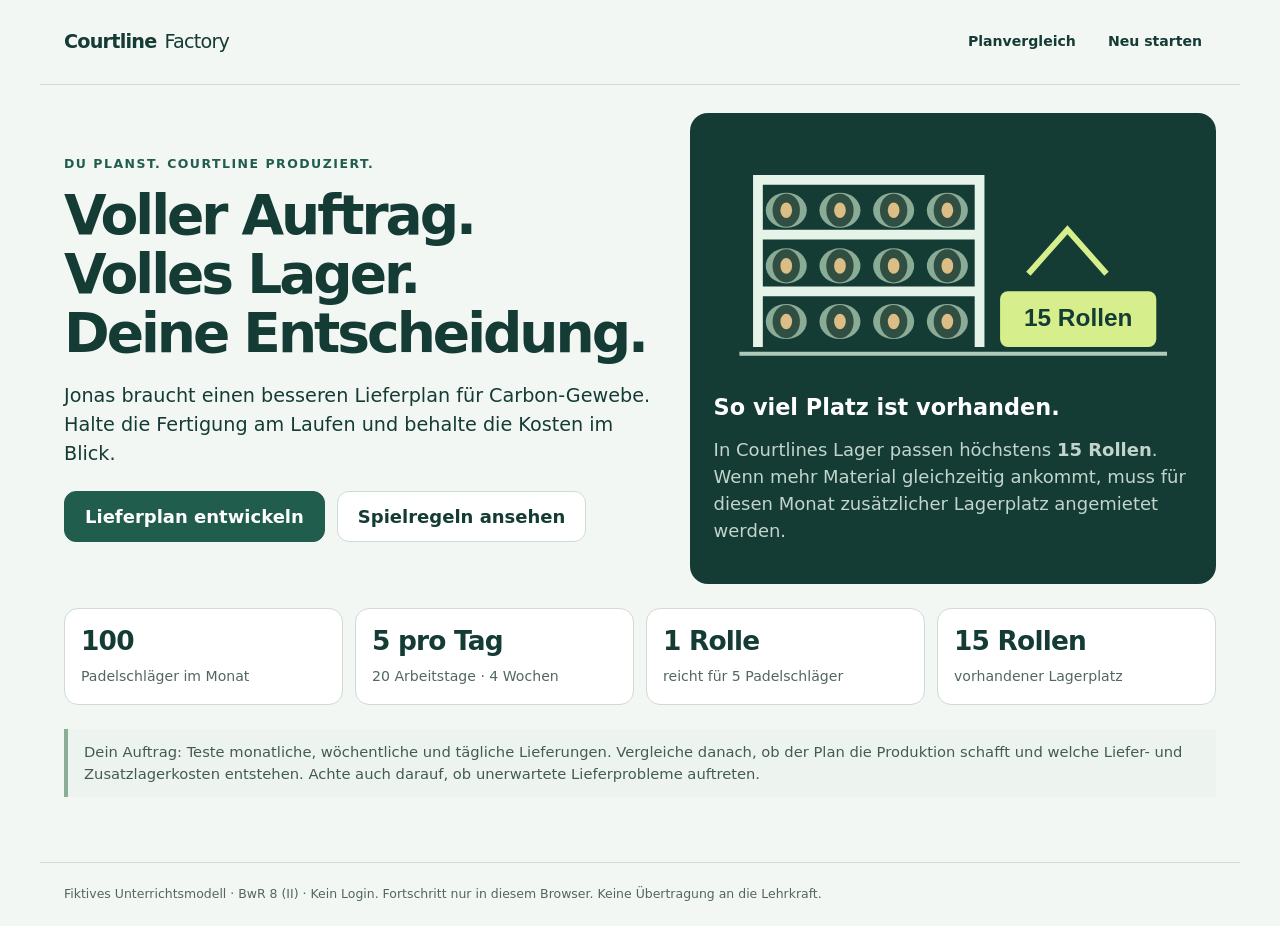
<file: courtline-factory/index.html>
<!doctype html><html lang="de"><head><meta charset="utf-8"><meta name="viewport" content="width=device-width,initial-scale=1"><meta name="theme-color" content="#173e38"><meta name="description" content="Courtline Factory: Plane Liefermenge und Lieferrhythmus für Carbon-Gewebe. Erlebe einen Produktionsmonat und vergleiche Lieferkosten, Lagerplatz und Lieferrisiken."><title>Courtline Factory · Dein Lieferplan</title>
<style>
:root{--ink:#153b35;--muted:#536660;--green:#205d4d;--mint:#e5f3eb;--lime:#d6ef8c;--line:#cfdbd4;--bg:#f3f7f4;--orange:#9b510b;--red:#a32b32;--white:#fff}*{box-sizing:border-box}body{margin:0;color:var(--ink);font:18px/1.5 system-ui,-apple-system,BlinkMacSystemFont,'Segoe UI',sans-serif;background:var(--bg)}button,input{font:inherit}button{min-height:48px;border:1px solid var(--line);padding:11px 20px;background:white;color:var(--ink);border-radius:12px;font-weight:700;cursor:pointer}button:hover{border-color:var(--green);background:#eef6f0}button:focus-visible,input:focus-visible,a:focus-visible{outline:3px solid #d18b19;outline-offset:4px}button:disabled{opacity:.45;cursor:not-allowed}.primary{background:var(--green);border-color:var(--green);color:white}.primary:hover{background:#123f32;color:white}.small{font-size:.88rem;padding:8px 13px}.ghost{background:transparent;border-color:transparent}header{max-width:1200px;margin:auto;display:flex;align-items:center;justify-content:space-between;padding:18px 24px;gap:14px;border-bottom:1px solid var(--line)}.brand{font-weight:850;font-size:1.2rem;letter-spacing:-.04em}.brand span{font-weight:450;margin-left:8px}.head-actions{display:flex;gap:4px}main{max-width:1200px;margin:auto;padding:28px 24px 45px}h1{font-size:clamp(2rem,4.3vw,3.5rem);letter-spacing:-.055em;line-height:1.07;margin:12px 0 20px}h2{font-size:1.4rem;line-height:1.25;margin:0 0 15px}h3{font-size:1.05rem;margin:0 0 8px}p{margin:0 0 16px}.eyebrow{text-transform:uppercase;font-size:.78rem;letter-spacing:.12em;font-weight:800;color:var(--green)}.muted{color:var(--muted)}.intro{display:grid;grid-template-columns:1.12fr 1fr;gap:36px;align-items:center}.intro .lead{font-size:1.2rem;max-width:650px}.card{background:white;border:1px solid var(--line);border-radius:18px;padding:24px}.dark{background:var(--ink);color:white;border:0}.dark .muted{color:#c2d5cd}.facts{display:grid;grid-template-columns:repeat(4,1fr);gap:12px;margin:24px 0}.fact{background:white;border:1px solid var(--line);border-radius:14px;padding:16px}.fact b{display:block;font-size:1.65rem;letter-spacing:-.03em;line-height:1.2;margin-bottom:4px}.fact span{font-size:.88rem;color:var(--muted)}.actions{display:flex;gap:12px;flex-wrap:wrap;align-items:center;margin-top:22px}.note{border-left:4px solid #8bac95;padding:12px 16px;background:#edf4ef;font-size:.92rem;color:#435b50;margin:20px 0}.choices{display:grid;grid-template-columns:repeat(3,1fr);gap:14px;margin:20px 0}.choice{text-align:left;padding:20px;position:relative}.choice strong{display:block;font-size:1.15rem}.choice span{display:block;font-size:.92rem;font-weight:400;margin-top:8px}.choice.active{border:2px solid var(--green);background:var(--mint);padding:19px}.formrow{display:flex;align-items:center;gap:18px;flex-wrap:wrap}.qty{width:110px;font-size:1.7rem;font-weight:750;padding:8px 12px;border:2px solid var(--line);border-radius:12px;text-align:center}.presets{display:flex;gap:8px;flex-wrap:wrap}.presets button[aria-pressed=true]{background:var(--mint);border:2px solid var(--green)}label{font-weight:700;display:block;margin-bottom:10px}.subgrid{display:grid;grid-template-columns:1fr 1fr;gap:20px}.status{border-radius:13px;padding:16px 20px;margin:18px 0;border:1px solid var(--line);background:white}.status.alert{background:#fff3e4;border-color:#ecc694;color:#743b04}.status.bad{background:#fff0ef;border-color:#e7c2c2;color:#81232b}.status.good{background:var(--mint);border-color:#a0c8ad}.status strong{display:block;margin-bottom:4px}.calendar{display:grid;grid-template-columns:repeat(5,1fr);gap:7px;margin:15px 0 20px}.day{background:white;border:1px solid var(--line);border-radius:10px;padding:9px 5px;text-align:center;font-size:.8rem;min-height:69px}.day b{display:block;font-size:.9rem}.day.done{background:#e2efdf;border-color:#b8d3b5}.day.fail{background:#fbe2df;border-color:#d5a1a0}.day.current{outline:3px solid var(--green);outline-offset:0}.day.future{color:#85928b}.weeklabel{font-size:.82rem;color:var(--muted);margin-top:10px}.scene{display:grid;grid-template-columns:.8fr 1.3fr .8fr;gap:14px;align-items:stretch;margin:24px 0}.scene-box{padding:20px 14px;background:white;border:1px solid var(--line);border-radius:16px;text-align:center;overflow:hidden}.scene-box svg{max-width:100%;height:100px}.scene-box .caption{font-weight:750;margin-top:10px}.scene-box .detail{color:var(--muted);font-size:.88rem;margin-top:4px}.slots{display:grid;grid-template-columns:repeat(5,1fr);gap:5px;background:#e7eeea;border-radius:8px;padding:8px;margin-top:10px}.slot{height:37px;border-radius:5px;background:#d0dbd4;border:1px solid #b6c8bd;display:flex;align-items:center;justify-content:center}.roll{display:inline-block;width:28px;height:26px;background:repeating-linear-gradient(45deg,#1b302e 0 3px,#45534d 3px 5px);border-radius:50%;border:3px solid #223e36;box-shadow:3px 0 #758075;position:relative}.roll:after{content:'';position:absolute;inset:6px;border-radius:50%;background:#c6a36f;border:2px solid #e7c999}.spill{background:#fff3df;border:1px dashed #c38e43;border-radius:8px;padding:10px;margin-top:9px;font-size:.85rem}.meter{height:17px;background:#d9e6dd;border-radius:30px;overflow:hidden;margin:12px 0}.meter i{display:block;height:100%;background:var(--green);transition:width .35s}.kpis{display:grid;grid-template-columns:repeat(4,1fr);gap:12px;margin:20px 0}.kpi{padding:15px;background:white;border:1px solid var(--line);border-radius:12px}.kpi b{display:block;font-size:1.45rem;line-height:1.2;margin:5px 0}.kpi span{font-size:.85rem;color:var(--muted)}.counter{font-size:2.2rem;font-weight:850;line-height:1.2}.costs{display:grid;grid-template-columns:repeat(3,1fr);gap:12px;margin:16px 0}.costs>div{background:#edf4ef;border-radius:12px;padding:18px}.costs strong{display:block;font-size:1.5rem;margin:8px 0}.tablewrap{overflow:auto;border:1px solid var(--line);border-radius:12px;margin:18px 0}table{border-collapse:collapse;background:white;width:100%;font-size:.95rem}th,td{padding:13px 15px;text-align:left;border-bottom:1px solid var(--line);vertical-align:top;white-space:nowrap}th{background:#e6eee8}tbody tr:last-child td{border:0}td:first-child{white-space:normal;min-width:170px}.tag{display:inline-block;border-radius:30px;padding:4px 10px;font-size:.8rem;background:#e1ecdf;margin-bottom:5px}.tag.risk{background:#ffe4db}.empty{padding:30px;text-align:center;color:var(--muted)}.checklist{display:flex;gap:8px;flex-wrap:wrap;margin:20px 0}.check{padding:8px 13px;border-radius:40px;border:1px solid var(--line);background:white;font-size:.85rem}.check.yes{background:var(--mint);border-color:#9bc6a6}.summaryline{font-size:1.05rem;max-width:900px}.hidden{display:none!important}footer{max-width:1200px;margin:auto;padding:22px 24px;border-top:1px solid var(--line);font-size:.78rem;color:var(--muted)}.moving{animation:drive .8s ease-in-out}.rotating{animation:spin .8s linear infinite}.pulse{animation:pulse .6s ease-in-out}.validation{color:var(--red);font-weight:700;margin-top:10px}.stopped{color:var(--red)}.hero-svg{width:100%;max-height:300px}.badge{display:inline-block;background:var(--lime);color:var(--ink);padding:6px 11px;border-radius:7px;font-weight:750;font-size:.82rem;margin:8px 0}.toast{position:fixed;bottom:16px;left:50%;transform:translateX(-50%);background:var(--ink);color:white;padding:12px 22px;border-radius:12px;z-index:10;max-width:92vw;text-align:center}.sr{position:absolute;width:1px;height:1px;padding:0;overflow:hidden;clip:rect(0,0,0,0)}@keyframes drive{0%{transform:translateX(-18px)}100%{transform:translateX(18px)}}@keyframes spin{to{transform:rotate(360deg)}}@keyframes pulse{50%{transform:scale(1.04)}}@media(max-width:850px){.intro{grid-template-columns:1fr;gap:20px}.facts,.kpis{grid-template-columns:repeat(2,1fr)}.subgrid{grid-template-columns:1fr}.scene{grid-template-columns:1fr 1.4fr}.scene-box.production{grid-column:1/-1;display:grid;grid-template-columns:100px 1fr;gap:15px;align-items:center;text-align:left}.production svg{height:85px}.production .caption{margin:0}.intro .dark{padding:20px}.costs{grid-template-columns:1fr}.costs>div{display:flex;align-items:center;justify-content:space-between;gap:15px}.costs strong{margin:0;white-space:nowrap}.choices{gap:9px}.choice{padding:15px}.choice.active{padding:14px}}@media(max-width:540px){body{font-size:16px}header{padding:12px 15px;align-items:flex-start}.brand span{display:block;margin:0;font-size:.9rem}.head-actions{gap:0}.head-actions button{padding:8px}.head-actions .small{font-size:.78rem}main{padding:22px 15px}.card{padding:18px}.choices{grid-template-columns:1fr}.choice span{margin-top:3px}.facts,.kpis{gap:8px}.fact,.kpi{padding:12px}.scene{gap:8px;grid-template-columns:1fr}.scene-box.production{grid-column:auto}.scene-box.supplier{display:flex;text-align:left;align-items:center;gap:12px}.supplier svg{height:65px;width:100px}.scene-box{padding:14px}.slots{gap:5px}.slot{height:34px}.calendar{gap:4px}.day{font-size:.7rem;padding:7px 2px}.day b{font-size:.78rem}.costs>div{font-size:.9rem;padding:13px}.costs strong{font-size:1.25rem}h1{font-size:2.2rem}}@media(prefers-reduced-motion:reduce){*,*:before,*:after{animation:none!important;transition:none!important}}
</style></head><body><header><div class="brand">Courtline<span>Factory</span></div><div class="head-actions"><button class="small ghost" data-action="compare">Planvergleich</button><button class="small ghost" data-action="reset">Neu starten</button></div></header><main id="app"></main><div id="announce" class="sr" role="status" aria-live="polite"></div><footer>Fiktives Unterrichtsmodell · BwR 8 (II) · Kein Login. Fortschritt nur in diesem Browser. Keine Übertragung an die Lehrkraft.</footer>
<script>
/* MODEL_START */
const RULES=Object.freeze({days:20,dailyRackets:5,capacity:15,deliveryCost:20,rent:200});
const CADENCES=Object.freeze({month:{label:'Monatlich',step:20},week:{label:'Wöchentlich',step:5},day:{label:'Täglich',step:1}});
function simulate(cadence,quantity,disruption=false){
 if(!CADENCES[cadence]||!Number.isInteger(quantity)||quantity<1||quantity>30)throw Error('Ungültiger Lieferplan');
 const hasDisruption=cadence==='day'&&disruption;
 let stock=0,made=0,missed=0,deliveries=0,peak=0,overflow=false,pending=0;const days=[];
 for(let d=0;d<RULES.days;d++){
  const scheduled=d%CADENCES[cadence].step===0?quantity:0;
  const delayed=hasDisruption&&d===7?scheduled:0;
  const overdue=pending;pending=delayed;
  const incoming=scheduled-delayed+overdue;
  const arrivals=(scheduled>0&&delayed===0?1:0)+(overdue>0?1:0);
  stock+=incoming;deliveries+=arrivals;peak=Math.max(peak,stock);const before=stock;
  const newOverflow=stock>RULES.capacity&&!overflow;overflow=overflow||stock>RULES.capacity;
  const used=Math.min(stock,1);stock-=used;const produced=used*RULES.dailyRackets;made+=produced;missed+=RULES.dailyRackets-produced;
  days.push({day:d,week:Math.floor(d/5)+1,weekday:d%5,scheduled,incoming,delayed,overdue,arrivals,before,stock,produced,made,missed,deliveries,newOverflow,overflow});
 }
 return {cadence,quantity,disruption:hasDisruption,days,made,missed,stock,deliveries,peak,overflow,ordered:quantity*(20/CADENCES[cadence].step),deliveryCost:deliveries*RULES.deliveryCost,rentCost:overflow?RULES.rent:0,cost:deliveries*RULES.deliveryCost+(overflow?RULES.rent:0)};
}
function drawDisruption(cadence, random = Math.random) {
 return cadence === 'day' && random() < 0.5;
}
/* MODEL_END */

const KEY='courtline-factory-v2',app=document.querySelector('#app'),names=['Mo','Di','Mi','Do','Fr'];
let state={screen:'intro',cadence:'month',quantity:15,history:[],run:null,cursor:0},timer=null,running=false;
try{const s=JSON.parse(localStorage.getItem(KEY));if(s&&Array.isArray(s.history)&&['intro','plan','sim','report','compare','rules'].includes(s.screen)&&CADENCES[s.cadence]&&Number.isInteger(s.quantity)&&s.quantity>=1&&s.quantity<=30){state={...state,...s};state.history=state.history.filter(r=>CADENCES[r.cadence]&&Number.isInteger(r.quantity)&&r.quantity>=1&&r.quantity<=30).slice(-12).map(h=>({...h,disruption:h.cadence==='day'&&!!h.disruption}));state.history=state.history.filter((h,i,all)=>!all.slice(i+1).some(other=>other.cadence===h.cadence&&other.quantity===h.quantity&&other.disruption===h.disruption));if(state.run){state.run=simulate(state.run.cadence,state.run.quantity,!!state.run.disruption);state.cursor=Math.max(0,Math.min(20,state.cursor|0));}}}catch(e){}
const cash=n=>n.toLocaleString('de-DE',{minimumFractionDigits:2,maximumFractionDigits:2})+' €';
const truck=`<svg viewBox="0 0 200 110" aria-hidden="true"><path d="M8 20h110v63H8z" fill="#d1e3d8"/><path d="M118 42h40l30 30v11h-70z" fill="#205d4d"/><path d="M130 48h23l19 20h-42z" fill="#bbdfd6"/><circle cx="44" cy="86" r="15" fill="#173e38"/><circle cx="155" cy="86" r="15" fill="#173e38"/><circle cx="44" cy="86" r="6" fill="#e6efea"/><circle cx="155" cy="86" r="6" fill="#e6efea"/><text x="19" y="56" font-size="18" fill="#173e38" font-family="Arial" font-weight="bold">Courtline</text></svg>`;
const factory=`<svg viewBox="0 0 200 115" aria-hidden="true"><path d="M10 100V52l52-25v25l53-25v25h75v48z" fill="#c7ded0"/><path d="M145 50V10h18v40" fill="#205d4d"/><path d="M30 71h22v15H30zm43 0h22v15H73zm43 0h22v15h-22z" fill="#43816b"/><path d="M160 73h18v27h-18z" fill="#173e38"/></svg>`;
const hero=`<svg class="hero-svg" viewBox="0 0 490 255" aria-hidden="true"><path d="M26 222h438" stroke="#adcbb8" stroke-width="4"/><path d="M45 215V44h227v171M45 100h227M45 158h227" fill="none" stroke="#e6f3e9" stroke-width="10"/>${[0,1,2].flatMap(y=>[0,1,2,3].map(x=>`<g transform="translate(${74+x*55} ${75+y*57})"><ellipse rx="21" ry="18" fill="#8aab96"/><ellipse rx="14" ry="17" fill="#304e42"/><ellipse rx="6" ry="8" fill="#dcbd86"/></g>`)).join('')}<rect x="293" y="158" width="160" height="57" rx="8" fill="#d6ef8c"/><text x="373" y="194" text-anchor="middle" font-family="Arial" font-size="25" font-weight="bold" fill="#153b35">15 Rollen</text><path d="M322 140l40-45 40 45" fill="none" stroke="#d6ef8c" stroke-width="6"/></svg>`;
function save(){try{localStorage.setItem(KEY,JSON.stringify(state));}catch(e){}}
function stop(){clearTimeout(timer);timer=null;running=false;}
function go(screen){stop();state.screen=screen;save();render();window.scrollTo({top:0,behavior:'instant'});}
function checklist(){const tested=new Set(state.history.map(r=>r.cadence));return '<div class="checklist">'+Object.keys(CADENCES).map(c=>`<span class="check ${tested.has(c)?'yes':''}">${tested.has(c)?'✓ ':''}${CADENCES[c].label} testen</span>`).join('')+'</div>';}
function intro(){return `<div class="intro"><section><div class="eyebrow">Du planst. Courtline produziert.</div><h1>Voller Auftrag.<br>Volles Lager.<br>Deine Entscheidung.</h1><p class="lead">Jonas braucht einen besseren Lieferplan für Carbon-Gewebe. Halte die Fertigung am Laufen und behalte die Kosten im Blick.</p><div class="actions"><button class="primary" data-action="plan">Lieferplan entwickeln</button><button data-action="rules">Spielregeln ansehen</button></div></section><section class="card dark">${hero}<h2>So viel Platz ist vorhanden.</h2><p class="muted">In Courtlines Lager passen höchstens <strong>15 Rollen</strong>. Wenn mehr Material gleichzeitig ankommt, muss für diesen Monat zusätzlicher Lagerplatz angemietet werden.</p></section></div>${facts()}<div class="note">Dein Auftrag: Teste monatliche, wöchentliche und tägliche Lieferungen. Vergleiche danach, ob der Plan die Produktion schafft und welche Liefer- und Zusatzlagerkosten entstehen. Achte auch darauf, ob unerwartete Lieferprobleme auftreten.</div>`;}
function facts(){return `<div class="facts"><div class="fact"><b>100</b><span>Padelschläger im Monat</span></div><div class="fact"><b>5 pro Tag</b><span>20 Arbeitstage · 4 Wochen</span></div><div class="fact"><b>1 Rolle</b><span>reicht für 5 Padelschläger</span></div><div class="fact"><b>15 Rollen</b><span>vorhandener Lagerplatz</span></div></div>`;}
function rules(){return `<div class="eyebrow">Das vereinfachte Modell</div><h1>Dein Planungsbüro.</h1>${facts()}<div class="subgrid"><section class="card"><h2>Material und Fertigung</h2><p>Der Monat beginnt mit leerem Lager. Geliefert wird vor der Fertigung. Für fünf Schläger wird eine Rolle vollständig verarbeitet. Alle anderen Werkstoffe sind vorhanden.</p><p>Monatlich: Lieferung am ersten Montag. Wöchentlich: jeweils montags. Täglich: Montag bis Freitag. Die gewählte Rollenmenge gilt <strong>je Lieferung</strong>.</p><p>Liefertermine werden im Voraus vereinbart. Just-in-Time bedeutet nicht, jeden Morgen erst spontan zu bestellen.</p></section><section class="card"><h2>Was kostet dein Plan?</h2><p><strong>${cash(20)} je Anlieferung.</strong> Jede tatsächliche Anlieferung wird gezählt.</p><p><strong>${cash(200)} Zusatzlager pro Monat</strong>, sobald vor der Verarbeitung mehr als 15 Rollen gleichzeitig da sind. Die Miete bleibt für den ganzen Monat bestehen.</p><p>Verglichen werden nur Liefer- und Zusatzlagerkosten. Materialpreise, normale Lagerkosten und Folgekosten eines Stillstands werden nicht berechnet. Restmaterial bindet zusätzlich Geld.</p></section></div><div class="note">Zufällige Lieferlage: Bei täglicher Lieferung wird mit 50 % Wahrscheinlichkeit pro neuem Durchlauf ein Stau ausgelost. Monatliche und wöchentliche Lieferungen fahren im Spiel ohne Stau. Ob sie eintritt, erfährst du erst im Monatsverlauf. Eine betroffene Lieferung kommt am nächsten Arbeitstag, zusätzlich zur regulären Lieferung. Beim Fortsetzen oder Neuladen bleibt die einmal ausgeloste Lieferlage erhalten. Tageskapazität: 5 Schläger. Versäumte Tagesproduktion wird in diesem Modell nicht automatisch nachgeholt.</div><div class="actions"><button class="primary" data-action="plan">Zum Lieferplan</button></div>`;}
function plan(){const pre=state.cadence==='month'?[15,20,25]:state.cadence==='week'?[3,5,10]:[1,2,3];return `<div class="eyebrow">Planungsbüro · Carbon-Gewebe</div><h1>Wann kommt wie viel?</h1><p class="summaryline">Plane die Materialversorgung für alle 100 Padelschläger. Du hast 15 Lagerplätze und startest ohne Vorrat.</p>${checklist()}<h2>1. Wähle den Lieferrhythmus.</h2><div class="choices">${Object.entries(CADENCES).map(([k,v])=>`<button class="choice ${state.cadence===k?'active':''}" data-action="cadence" data-value="${k}" aria-pressed="${state.cadence===k}"><strong>${v.label}</strong><span>${k==='month'?'Einmal zu Monatsbeginn':k==='week'?'An jedem Montag':'An jedem Arbeitstag'}</span></button>`).join('')}</div><section class="card"><label for="quantity">2. Wie viele Rollen sollen je Lieferung kommen?</label><div class="formrow"><input class="qty" id="quantity" type="number" inputmode="numeric" min="1" max="30" step="1" value="${state.quantity}" aria-describedby="quantityHint"><div class="presets">${pre.map(n=>`<button data-action="quantity" data-value="${n}" aria-pressed="${n===state.quantity}">${n} Rollen</button>`).join('')}</div></div><p class="muted" id="quantityHint" style="margin-top:14px">Wähle einen Vorschlag oder gib 1 bis 30 ganze Rollen ein. Deine Menge kommt ${state.cadence==='month'?'einmal':state.cadence==='week'?'viermal':'20-mal'} im Monat.</p><div id="error" class="validation" role="alert"></div></section><div class="note">Jede Anlieferung: ${cash(20)} · Zusatzlager bei mehr als 15 Rollen gleichzeitig: ${cash(200)} für den Monat. Überlege erst selbst, welche Menge zu deinem Plan passt.</div><div class="actions"><button class="primary" data-action="start">Plan im Monat ausprobieren</button><button data-action="rules">Modell nachlesen</button></div>`;}
function warehouse(stock){return `<div class="slots" aria-label="${Math.min(15,stock)} von 15 Lagerplätzen belegt">${Array.from({length:15},(_,i)=>`<div class="slot">${i<stock?'<i class="roll" aria-hidden="true"></i>':''}</div>`).join('')}</div>${stock>15?`<div class="spill"><strong>Zusatzlager: ${stock-15} Rollen</strong><br>Diese Menge passt gerade nicht in die Fertigungshalle.</div>`:''}`;}
function scene(day,r){const stock=day?day.stock:0;const arrived=day?day.incoming:0;return `<div class="scene"><section class="scene-box supplier"><div class="${running&&arrived?'moving':''}">${truck}</div><div><div class="caption">Lieferer</div><div class="detail">${day?(day.delayed?'Heute verspätet!':arrived?arrived+' '+(arrived===1?'Rolle angekommen':'Rollen angekommen'):'Heute keine Lieferung'):'Lieferplan steht bereit'}</div></div></section><section class="scene-box"><div class="caption">Lager · ${stock} ${stock===1?'Rolle':'Rollen'}</div><div class="detail">15 Plätze in der Fertigungshalle</div>${warehouse(stock)}${r&&r.days.slice(0,state.cursor).some(d=>d.overflow)&&stock<=15?'<div class="detail">Zusatzlager bleibt für diesen Monat angemietet.</div>':''}</section><section class="scene-box production">${factory}<div><div class="caption">Fertigung</div><div class="detail">${day?day.produced+' von 5 Schlägern heute':'Ziel: 5 Schläger je Tag'}</div></div></section></div>`;}
function calendar(r){return Array.from({length:4},(_,w)=>`<div class="weeklabel">Woche ${w+1}</div><div class="calendar">${r.days.slice(w*5,w*5+5).map(d=>`<div class="day ${d.day<state.cursor?(d.produced===5?'done':'fail'):'future'} ${d.day===state.cursor-1?'current':''}"><b>${names[d.weekday]} · ${d.day+1}.</b>${d.day<state.cursor?d.produced+' Schläger':'noch offen'}</div>`).join('')}</div>`).join('');}
function sim(){const r=state.run,d=state.cursor?r.days[state.cursor-1]:null;let message='Prüfe deinen Plan. Dann lass die erste Produktionswoche laufen.',kind='';if(d){message=d.delayed?'Stau am Mittwoch: Die geplante Lieferung kommt erst morgen. '+(d.produced===0?'Ohne Material steht heute die Fertigung.':'Dein vorhandener Vorrat reicht für die heutige Fertigung aus.'):d.newOverflow?'Die Lieferung passt nicht vollständig ins Lager. Courtline mietet jetzt Zusatzfläche für '+cash(200)+' an.':d.produced===0?'Material fehlt! Heute werden keine Schläger fertig. Die versäumte Tagesmenge wird im Modell nicht nachgeholt.':d.overdue?'Die verspätete Lieferung ist angekommen – zusammen mit der regulären Lieferung. Heute sind trotzdem höchstens fünf Schläger möglich.':d.incoming?'Material angekommen und verarbeitet. Heute sind fünf Schläger fertig.':'Aus dem Vorrat werden heute fünf Schläger gefertigt.';kind=d.produced===0?'bad':d.newOverflow||d.delayed?'alert':'good';}
return `<div class="eyebrow">${r.disruption&&state.cursor>=8?'Dein Produktionsmonat · Stau auf der Zufahrt':'Dein Produktionsmonat'} · ${CADENCES[r.cadence].label} · ${r.quantity} ${r.quantity===1?'Rolle':'Rollen'} je Lieferung</div><h1>${d?'Woche '+d.week+' · '+['Montag','Dienstag','Mittwoch','Donnerstag','Freitag'][d.weekday]:'Dein Plan geht in Betrieb.'}</h1><div class="status ${kind}" role="status"><strong>${d?'Arbeitstag '+state.cursor+' von 20':'Bereit für den Monatsstart'}</strong>${message}</div>${scene(d,r)}<div class="kpis"><div class="kpi"><span>Schläger gefertigt</span><b>${d?d.made:0} / 100</b></div><div class="kpi"><span>Bisher ausgefallen</span><b>${d?d.missed:0} Schläger</b></div><div class="kpi"><span>Anlieferungen bisher</span><b>${d?d.deliveries:0}</b></div><div class="kpi"><span>Liefer- und Zusatzlagerkosten</span><b>${cash((d?d.deliveries:0)*20+(d&&d.overflow?200:0))}</b></div></div><div class="actions">${state.cursor<20?`<button class="primary" data-action="advance" ${running?'disabled':''}>${state.cursor%5===0?'Woche '+(Math.floor(state.cursor/5)+1)+' simulieren':'Woche fortsetzen'}</button>${running?'<button data-action="pause">Pause</button>':''}`:'<button class="primary" data-action="result">Monat auswerten</button>'}<span class="muted">${running?'Die Produktion läuft …':(state.cursor%5?'Besprich die Situation und setze die Woche anschließend fort.':'Nach jeder Woche hält die Simulation an.')}</span></div><details style="margin-top:22px"><summary>Monatskalender ansehen</summary>${calendar(r)}</details>`;}
function feedback(r){let a=[];if(r.missed)a.push(`<div class="status bad"><strong>${r.made} von 100 Schlägern fertig.</strong>Für ${r.missed} Schläger war am benötigten Tag kein Material verfügbar.${r.cadence==='month'&&r.quantity===15?' Deine 15 Rollen passen genau ins Lager, reichen aber nur für die ersten drei Wochen.':''}</div>`);else a.push('<div class="status good"><strong>Produktionsziel erreicht: 100 von 100 Schlägern.</strong>Für jeden Arbeitstag war ausreichend Material verfügbar.</div>');a.push(`<div class="status ${r.overflow?'alert':'good'}"><strong>${r.overflow?'Zusatzlager erforderlich.':'Vorhandener Lagerplatz reicht aus.'}</strong>${r.overflow?'Vor der Verarbeitung waren höchstens '+r.peak+' Rollen gleichzeitig da. Das überschreitet die 15 Plätze. Die Zusatzmiete gilt für den ganzen Monat.':'Der höchste Bestand vor der Verarbeitung lag bei '+r.peak+' '+(r.peak===1?'Rolle':'Rollen')+'; es sind 15 Plätze vorhanden.'}</div>`);if(r.stock)a.push(`<div class="status alert"><strong>${r.stock} ${r.stock===1?'Rolle bleibt':'Rollen bleiben'} übrig.</strong>${r.stock===1?'Sie ist nicht verbraucht und bindet':'Sie sind nicht verbraucht und binden'} weiterhin Geld. Prüfe, ob eine kleinere Liefermenge die Produktion ebenfalls schaffen würde.</div>`);if(r.disruption)a.push(`<div class="note">In diesem Durchlauf war am Mittwoch der zweiten Woche die Zufahrt wegen Staus blockiert. Deine Lieferung kam erst am Donnerstag. Ein vorhandener Vorrat konnte die Störung ${r.days[7].produced?'überbrücken':'nicht überbrücken'}. Versäumte Produktion wird hier nicht automatisch nachgeholt.</div>`);return a.join('');}
function costs(r){return `<div class="costs"><div><span>${r.deliveries} ${r.deliveries===1?'Anlieferung':'Anlieferungen'} × ${cash(20)}</span><strong>${cash(r.deliveryCost)}</strong></div><div><span>Zusatzlager für den Monat</span><strong>${cash(r.rentCost)}</strong></div><div><span>Betrachtete Kosten zusammen</span><strong>${cash(r.cost)}</strong></div></div><p class="muted">Nur Liefer- und Zusatzlagerkosten. Kein vollständiger Gesamtkostenvergleich. Ein billiger Plan mit fehlendem Material erfüllt den Produktionsauftrag nicht.</p>`;}
function report(){const r=state.run;const title=r.missed?'Dein Plan hat eine Lücke.':r.overflow?'Produktion geschafft. Lager zu klein.':'Dein Plan trägt die Produktion.';return `<div class="eyebrow">Monatsauswertung · ${CADENCES[r.cadence].label} · ${r.quantity} ${r.quantity===1?'Rolle':'Rollen'} je Lieferung${r.disruption?' · mit Lieferstörung':' · ohne Lieferstörung'}</div><h1>${title}</h1>${feedback(r)}<h2>Was kostet diese Versorgung?</h2>${costs(r)}<div class="actions"><button class="primary" data-action="plan">Lieferplan verändern</button><button data-action="compare">Meine Pläne vergleichen</button><button data-action="retry">Diesen Plan erneut ausprobieren</button></div>${checklist()}<details><summary>Alle 20 Arbeitstage nachlesen</summary>${daytable(r)}</details>`;}
function daytable(r){return `<div class="tablewrap"><table><thead><tr><th>Arbeitstag</th><th>Rollen geliefert</th><th>Rollen vor Fertigung</th><th>Schläger fertig</th><th>Rollen übrig</th></tr></thead><tbody>${r.days.map(d=>`<tr><td>W${d.week} · ${names[d.weekday]}${d.delayed?' · Stau':''}</td><td>${d.incoming}</td><td>${d.before}</td><td>${d.produced}</td><td>${d.stock}</td></tr>`).join('')}</tbody></table></div>`;}
function compare(){const hs=state.history.map(h=>simulate(h.cadence,h.quantity,h.disruption));const complete=new Set(hs.map(r=>r.cadence)).size===3;return `<div class="eyebrow">Deine Versuche im Überblick</div><h1>${complete?'Jetzt berätst du Simon.':'Vergleichen statt raten.'}</h1><p class="summaryline">Vergleiche zuerst die Erfüllung des Produktionsauftrags. Wäge dann Lagerplatz, Kosten und Lieferzuverlässigkeit ab.</p>${checklist()}${hs.length?`<div class="tablewrap"><table><thead><tr><th>Lieferplan</th><th>Fertigung</th><th>Restbestand</th><th>Lieferungen</th><th>Lieferkosten</th><th>Zusatzlager</th><th>Summe</th></tr></thead><tbody>${hs.map(r=>`<tr><td><span class="tag ${r.disruption?'risk':''}">${r.disruption?'Mit Lieferstörung':'Ohne Lieferstörung'}</span><br><strong>${CADENCES[r.cadence].label}</strong> · ${r.quantity} ${r.quantity===1?'Rolle':'Rollen'}</td><td>${r.made} / 100</td><td>${r.stock} ${r.stock===1?'Rolle':'Rollen'}</td><td>${r.deliveries}</td><td>${cash(r.deliveryCost)}</td><td>${cash(r.rentCost)}</td><td><strong>${cash(r.cost)}</strong></td></tr>`).join('')}</tbody></table></div>`:'<div class="card empty">Hier erscheinen deine abgeschlossenen Versuche. Entwickle zuerst einen Lieferplan.</div>'}<p class="muted">Bei Bedarf kannst du die Vergleichstabelle seitlich verschieben.</p><section class="card"><h2>Deine Empfehlung an Simon</h2><p>Begründe, welchen Lieferplan du Courtline empfiehlst. Berücksichtige die Produktion, die betrachteten Kosten und das Risiko verspäteter Lieferungen.</p><p class="muted">Besprich deine Empfehlung mit deinem Partner oder deiner Partnerin. Sichere eure Ergebnisse auf dem Arbeitsblatt oder mit einem Screenshot.</p></section><div class="note">Bedarfsgerechte Lieferungen zum Fertigungsbeginn heißen <strong>Just-in-Time</strong>. Sie können Lagerbestände senken. Häufigere Lieferungen kosten aber ebenfalls Geld und erfordern zuverlässige Abstimmung. Ein Sicherheitsbestand kann begrenzte Störungen überbrücken. Das günstigste Ergebnis dieses Modells ist keine allgemeine Regel für echte Unternehmen.</div><div class="actions"><button class="primary" data-action="plan">Weiteren Plan testen</button><button data-action="rules">Modellgrenzen nachlesen</button></div><p class="muted" style="margin-top:18px">Die letzten zwölf unterschiedlichen Versuche bleiben in diesem Browser gespeichert. Du kannst deine Empfehlung selbst dokumentieren; sie wird nicht an die Lehrkraft übertragen.</p>`;}
function render(){app.innerHTML=({intro,plan,sim,report,compare,rules}[state.screen]||intro)();}
function start(){stop();state.run=simulate(state.cadence,state.quantity,drawDisruption(state.cadence));state.cursor=0;go('sim');}
function finish(){const r=state.run;const id=r.cadence+':'+r.quantity+':'+r.disruption;state.history=state.history.filter(h=>h.cadence+':'+h.quantity+':'+h.disruption!==id);state.history.push({cadence:r.cadence,quantity:r.quantity,disruption:r.disruption});state.history=state.history.slice(-12);go('report');}
function tick(end){if(!running)return;if(state.cursor<end){state.cursor++;save();render();const d=state.run.days[state.cursor-1];document.querySelector('#announce').textContent='Woche '+d.week+', '+names[d.weekday]+': '+d.produced+' Schläger fertig, '+d.stock+' '+(d.stock===1?'Rolle':'Rollen')+' übrig.';if(d.delayed||d.newOverflow||(d.produced===0&&!state.run.days.slice(0,state.cursor-1).some(x=>x.produced===0))){stop();save();render();return;}timer=setTimeout(()=>tick(end),650);}else{stop();save();if(state.cursor===20)finish();else render();}}
document.addEventListener('click',e=>{const b=e.target.closest('button[data-action]');if(!b||b.disabled)return;const a=b.dataset.action;if(['plan','compare','rules'].includes(a)){go(a);return;}if(a==='reset'){if(confirm('Alle Versuche und den Spielstand in diesem Browser löschen und neu beginnen?')){stop();state={screen:'intro',cadence:'month',quantity:15,history:[],run:null,cursor:0};save();render();}return;}if(a==='cadence'){state.cadence=b.dataset.value;state.quantity=state.cadence==='month'?15:state.cadence==='week'?5:1;save();render();return;}if(a==='quantity'){state.quantity=Number(b.dataset.value);save();render();return;}if(a==='start'){const v=document.querySelector('#quantity').value.trim();const n=Number(v);if(!v||!Number.isInteger(n)||n<1||n>30){document.querySelector('#error').textContent='Gib bitte eine ganze Rollenmenge zwischen 1 und 30 ein.';document.querySelector('#quantity').focus();return;}state.quantity=n;start();return;}if(a==='advance'){running=true;const end=Math.min(20,(Math.floor(state.cursor/5)+1)*5);tick(end);return;}if(a==='pause'){stop();save();render();return;}if(a==='result'){finish();return;}if(a==='retry'){state.cadence=state.run.cadence;state.quantity=state.run.quantity;start();return;}});
document.addEventListener('change',e=>{if(e.target.id==='quantity'){const n=Number(e.target.value);if(Number.isInteger(n)&&n>=1&&n<=30){state.quantity=n;save();}}});
window.addEventListener('pagehide',()=>{stop();save();});render();
</script></body></html>
</file>
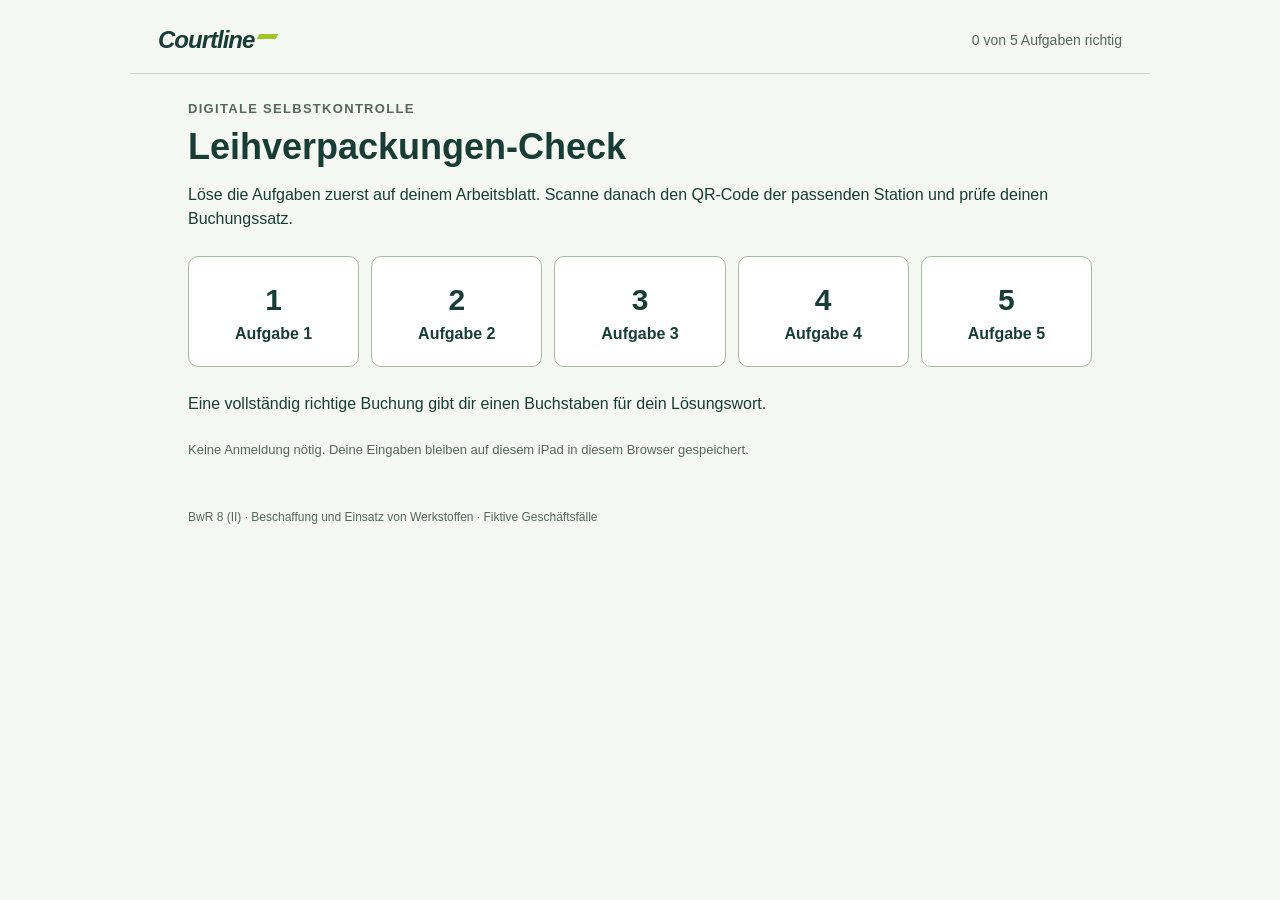
<file: leihverpackungen-check/index.html>
<!doctype html>
<html lang="de"><head><meta charset="utf-8"><meta name="viewport" content="width=device-width,initial-scale=1"><meta name="theme-color" content="#173d35"><title>Leihverpackungen-Check · Courtline</title>
<style>
:root{--ink:#173d35;--muted:#53685f;--paper:#f5f7f2;--line:#cad5ca;--accent:#d9ef91;--good:#24633c;--bad:#9b302d}*{box-sizing:border-box}body{margin:0;background:var(--paper);color:var(--ink);font-family:Arial,Helvetica,sans-serif;line-height:1.5}button,input,select{font:inherit}button{cursor:pointer}button:focus-visible,input:focus-visible,select:focus-visible,a:focus-visible{outline:3px solid #1d719d;outline-offset:3px}header{max-width:1020px;margin:auto;padding:22px 28px 15px;display:flex;align-items:center;justify-content:space-between;border-bottom:1px solid var(--line);gap:15px}.brand{font-size:24px;font-weight:800;font-style:italic;letter-spacing:-1px}.brand span{display:inline-block;width:19px;height:5px;transform:skew(-30deg);background:#9fc526;vertical-align:super;margin-left:4px}.progress{font-size:14px;color:var(--muted);text-align:right}main{max-width:960px;margin:0 auto;padding:25px 28px 35px}.eyebrow{text-transform:uppercase;font-size:13px;letter-spacing:1.3px;color:var(--muted);font-weight:bold;margin:0 0 7px}h1{font-size:clamp(28px,4vw,36px);line-height:1.18;margin:0 0 15px}h2{font-size:22px;margin:0 0 12px}p{margin:0 0 15px}.task{font-size:18px;line-height:1.55;background:#fff;border-left:4px solid #96b35b;padding:18px 22px;margin:18px 0 10px}.unpaid{font-size:15px;color:var(--muted);margin:10px 0 24px}.instruction{font-size:16px;margin:18px 0}.rows{border-top:1px solid var(--line)}.booking-row{display:grid;grid-template-columns:minmax(220px,1.6fr) minmax(154px,.9fr) minmax(135px,.8fr);gap:16px;padding:16px 0;border-bottom:1px solid var(--line);align-items:start}.field label,.field legend{display:block;font-size:13px;font-weight:bold;margin-bottom:6px;color:var(--muted)}fieldset{border:0;padding:0;margin:0;min-width:0}select,input{width:100%;border:1.5px solid #a8b8a7;border-radius:8px;background:white;color:var(--ink);min-height:49px;font-size:17px;padding:10px 12px}select{padding-right:28px}input{padding-right:30px;font-variant-numeric:tabular-nums}.amount{position:relative}.euro{position:absolute;right:12px;top:11px;color:var(--muted);pointer-events:none}.side{display:flex;gap:6px}.side button{min-height:49px;flex:1;border:1.5px solid #a8b8a7;border-radius:8px;background:#fff;color:var(--ink);padding:9px 12px}.side button[aria-pressed=true]{background:var(--ink);color:white;border-color:var(--ink);font-weight:bold}.error{font-size:14px;color:var(--bad);margin:6px 0 0;line-height:1.4}.invalid{border-color:var(--bad)!important}.invalid-group button{border-color:var(--bad)}.valid{border-color:var(--good)}.actions{display:flex;gap:14px;flex-wrap:wrap;margin:23px 0 17px;align-items:center}.primary{min-height:51px;border:0;border-radius:9px;background:var(--ink);color:white;font-size:18px;font-weight:bold;padding:12px 27px}.secondary{min-height:46px;border:1px solid var(--line);border-radius:8px;background:transparent;color:var(--muted);padding:9px 16px}.feedback{padding:14px 18px;border-radius:8px;line-height:1.5}.feedback:empty{display:none}.feedback.bad{background:#faeae6;color:#772623}.success{margin:20px 0;background:#e8f3df;border:2px solid #8bb46a;border-radius:12px;padding:22px 25px;display:flex;gap:25px;align-items:center}.letter{flex:none;font-size:70px;font-weight:800;background:white;border:1.5px solid #8bb46a;border-radius:8px;width:105px;height:110px;display:grid;place-items:center;line-height:1}.success h2{color:var(--good);font-size:25px}.success p{margin-bottom:4px}.local-note{font-size:13px;color:var(--muted);margin:24px 0 0}footer{max-width:960px;margin:auto;padding:14px 28px 25px;color:var(--muted);font-size:12px}.station-links{display:grid;grid-template-columns:repeat(5,1fr);gap:12px;margin:25px 0}.station-links a{text-decoration:none;border:1px solid #a8b8a7;border-radius:10px;background:#fff;color:var(--ink);padding:20px 10px;text-align:center;font-weight:bold}.station-links strong{display:block;font-size:30px}.back{color:var(--muted);font-size:14px;display:inline-block;margin-top:10px}[hidden]{display:none!important}@media(max-width:650px){header{padding:17px 18px}.brand{font-size:21px}main{padding:22px 18px 30px}.task{font-size:17px;padding:15px}.booking-row{grid-template-columns:1fr 1fr;gap:12px}.booking-row>.field:first-child{grid-column:1/-1}.station-links{grid-template-columns:repeat(3,1fr)}.success{padding:18px;gap:16px}.letter{width:75px;height:90px;font-size:60px}.success h2{font-size:22px}footer{padding-left:18px}.progress{font-size:12px}.side button{padding-left:8px;padding-right:8px}}@media(prefers-reduced-motion:reduce){*{scroll-behavior:auto!important}}

.booking-layout{display:grid;grid-template-columns:minmax(0,1fr) 46px minmax(0,1fr);gap:12px;align-items:stretch;margin-top:24px}.booking-side{min-width:0;background:#fff;border:1px solid var(--line);border-radius:12px;padding:18px}.booking-side h2{font-size:24px;border-bottom:2px solid var(--ink);padding-bottom:12px;margin:0}.booking-entry{display:grid;gap:10px;padding:18px 0;min-width:0}.booking-entry+.booking-entry{border-top:1px solid var(--line)}.booking-entry .field{min-width:0}.booking-entry select{font-size:16px;min-width:0;max-width:100%}.an{align-self:center;text-align:center;font-weight:800;font-size:21px}.field label{font-size:13px}@media(max-width:540px){.booking-layout{grid-template-columns:minmax(0,1fr);gap:14px}.booking-side{padding:16px}.an{padding:0}.booking-entry{grid-template-columns:minmax(0,1.4fr) minmax(105px,.8fr);gap:10px}.booking-entry label{font-size:12px}}
</style></head><body><header><div class="brand">Courtline<span></span></div><div class="progress" id="progress"></div></header><main id="app"></main><footer>BwR 8 (II) · Beschaffung und Einsatz von Werkstoffen · Fiktive Geschäftsfälle</footer>
<script>
'use strict';
const TASKS=[{"task":1,"letter":"T","text":"Courtline sendet Leihboxen einer <b>Carbon-Gewebe-Lieferung</b> zurück. Die Spedition erteilt eine Gutschrift über <b>50,00 € netto zuzüglich 19 % Umsatzsteuer</b>.","debits":[{"account":"4400 VE","cents":5950}],"credits":[{"account":"6001 BZKR","cents":5000},{"account":"2600 VORST","cents":950}],"original_invoice_unpaid":true},{"task":2,"letter":"K","text":"Courtline gibt die Leihbehälter einer <b>Lacklieferung für die Schlägerfertigung</b> zurück. Dafür erhält Courtline eine Gutschrift über <b>100,00 € netto zuzüglich 19 % Umsatzsteuer</b>.","debits":[{"account":"4400 VE","cents":11900}],"credits":[{"account":"6021 BZKH","cents":10000},{"account":"2600 VORST","cents":1900}],"original_invoice_unpaid":true},{"task":3,"letter":"E","text":"Courtline sendet die Leihbehälter einer <b>Maschinenöl-Lieferung für die Fertigungsanlagen</b> zurück. Die Spedition schreibt <b>20,00 € netto zuzüglich 19 % Umsatzsteuer</b> gut.","debits":[{"account":"4400 VE","cents":2380}],"credits":[{"account":"6031 BZKB","cents":2000},{"account":"2600 VORST","cents":380}],"original_invoice_unpaid":true},{"task":4,"letter":"S","text":"Für eine Lieferung <b>vorgefertigter Griffkappen</b> für die Schlägerproduktion erhält Courtline eine Speditionsrechnung: <b>100,00 € netto Fracht</b> und <b>50,00 € netto Leihverpackung</b>, jeweils <b>zuzüglich 19 % Umsatzsteuer</b>. Buche diese Rechnung.","debits":[{"account":"6011 BZKF","cents":15000},{"account":"2600 VORST","cents":2850}],"credits":[{"account":"4400 VE","cents":17850}],"original_invoice_unpaid":true},{"task":5,"letter":"I","text":"Die Leihverpackung aus <b>Aufgabe 4</b> wird zurückgeschickt. Courtline erhält dafür eine Gutschrift über <b>50,00 € netto zuzüglich 19 % Umsatzsteuer</b>. Buche die Gutschrift.","debits":[{"account":"4400 VE","cents":5950}],"credits":[{"account":"6011 BZKF","cents":5000},{"account":"2600 VORST","cents":950}],"original_invoice_unpaid":true}];
const ACCOUNTS=[['6001 BZKR','Rohstoffe'],['6011 BZKF','Fremdbauteile'],['6021 BZKH','Hilfsstoffe'],['6031 BZKB','Betriebsstoffe'],['2600 VORST','Vorsteuer'],['4400 VE','Verbindlichkeiten']];
const KEY='courtline-leihverpackungen-check-v1';
const $=id=>document.getElementById(id);
const esc=s=>String(s).replace(/[&<>"']/g,c=>({'&':'&amp;','<':'&lt;','>':'&gt;','"':'&quot;',"'":'&#39;'}[c]));
const blankRows=()=>Array.from({length:4},(_,i)=>({account:'',side:i<2?'soll':'haben',amount:''}));
let store={version:1,tasks:{}},active=0;
function parseCents(value){
 let s=String(value).trim().replace(/[€\s\u00a0]/g,'');if(!/^\d[\d.,]*$/.test(s))return null;
 let integer,fraction='';
 if(s.includes(',')){if((s.match(/,/g)||[]).length!==1)return null;[integer,fraction]=s.split(',');if(!/^\d{1,2}$/.test(fraction))return null;if(integer.includes('.')&&!/^\d{1,3}(?:\.\d{3})+$/.test(integer))return null;integer=integer.replaceAll('.','');}
 else if(s.includes('.')){if(/^\d+\.\d{1,2}$/.test(s)){[integer,fraction]=s.split('.');}else if(/^\d{1,3}(?:\.\d{3})+$/.test(s)){integer=s.replaceAll('.','');}else return null;}
 else integer=s;
 if(!/^\d+$/.test(integer))return null;const cents=Number(integer)*100+Number(fraction.padEnd(2,'0'));return Number.isSafeInteger(cents)&&cents>0&&cents<=100000000?cents:null;
}
function formatCents(cents){return (cents/100).toLocaleString('de-DE',{minimumFractionDigits:2,maximumFractionDigits:2});}
function expectedRows(task){return [...task.debits.map(r=>({...r,side:'soll'})),...task.credits.map(r=>({...r,side:'haben'}))];}
function evaluate(task,rows){
 const expected=expectedRows(task),counts={};rows.forEach(r=>{if(r.account)counts[r.account]=(counts[r.account]||0)+1;});
 let used=0;
 const errors=rows.map(r=>{const e={};if(!r.account&&!String(r.amount).trim())return e;used++;
 const target=expected.find(t=>t.account===r.account);
 if(!r.account)e.account='Wähle ein Konto aus.';
 else if(!target)e.account='Dieses Konto passt nicht. Prüfe deinen Buchungssatz auf dem Arbeitsblatt.';
 else if(counts[r.account]>1)e.account='Dieses Konto ist doppelt gewählt. Verwende jedes Konto nur einmal.';
 else if(r.side!==target.side)e.account='Dieses Konto steht auf der falschen Seite. Prüfe Soll und Haben auf deinem Arbeitsblatt.';
 const amount=parseCents(r.amount);if(amount===null)e.amount='Trage einen gültigen Betrag ein.';
 else if(target&&amount!==target.cents)e.amount='Der Betrag stimmt noch nicht. Prüfe deine Berechnung auf dem Arbeitsblatt.';
 return e;
 });return {correct:used===3&&errors.every(e=>Object.keys(e).length===0),errors,used};
}
function arrangeRows(old){
 const rows=blankRows();for(const side of ['soll','haben']){const start=side==='soll'?0:2;old.filter(r=>r.side===side&&(r.account||String(r.amount||'').trim())).slice(0,2).forEach((r,j)=>{rows[start+j]={account:ACCOUNTS.some(a=>a[0]===r.account)?r.account:'',side,amount:typeof r.amount==='string'?r.amount.slice(0,25):''};});}return rows;
}
function load(){try{const parsed=JSON.parse(localStorage.getItem(KEY));if(parsed&&parsed.version===1&&parsed.tasks){for(const task of TASKS){const old=parsed.tasks[task.task];if(old&&Array.isArray(old.rows)&&[3,4].includes(old.rows.length)){const rows=arrangeRows(old.rows);store.tasks[task.task]={rows,correct:old.correct===true&&evaluate(task,rows).correct};}}}}catch{} }
function save(){try{localStorage.setItem(KEY,JSON.stringify(store));}catch{}}
function entry(id){return store.tasks[id]||(store.tasks[id]={rows:blankRows(),correct:false});}
function progress(){const done=TASKS.filter(t=>entry(t.task).correct).length;$('progress').textContent=done+' von 5 Aufgaben richtig';return done;}
function errorText(i,field,message=''){$(`${field}-error-${i}`).textContent=message;const el=$(`${field}-${i}`);el.classList.toggle('invalid',!!message);el.setAttribute('aria-invalid',message?'true':'false');}
function clearFeedback(){for(let i=0;i<4;i++)for(const f of ['account','amount'])errorText(i,f);$('feedback').className='feedback';$('feedback').textContent='';$('success').hidden=true;}
function changed(){entry(active).correct=false;save();clearFeedback();progress();}
function rowHTML(r,i){const name=(i<2?'Soll':'Haben')+' · '+(i%2+1);return `<div class="booking-entry"><div class="field"><label for="account-${i}">Konto ${name}</label><select id="account-${i}" aria-describedby="account-error-${i}"><option value="">Bitte wählen …</option>${ACCOUNTS.map(([a,label])=>`<option value="${a}" ${r.account===a?'selected':''}>${a} · ${label}</option>`).join('')}</select><p class="error" id="account-error-${i}"></p></div><div class="field"><label for="amount-${i}">Betrag ${name}</label><div class="amount"><input id="amount-${i}" inputmode="decimal" type="text" autocomplete="off" maxlength="25" placeholder="0,00" value="${esc(r.amount)}" aria-describedby="amount-error-${i}"><span class="euro">€</span></div><p class="error" id="amount-error-${i}"></p></div></div>`;}
function showSuccess(task){$('success').hidden=false;$('letter').textContent=task.letter;$('success-title').textContent='Richtig!';$('success-text').textContent='Trage den Buchstaben bei Aufgabe '+task.task+' auf deinem Arbeitsblatt ein.';const count=progress();$('done-note').textContent=count===5?'Alle fünf Aufgaben sind kontrolliert. Setze das Lösungswort auf deinem Arbeitsblatt zusammen.':'Zurück zum Arbeitsblatt: Löse die nächste Aufgabe und scanne ihre Station.';}
function check(){const task=TASKS.find(t=>t.task===active),data=entry(active);clearFeedback();const result=evaluate(task,data.rows);data.correct=result.correct;save();progress();if(result.correct){showSuccess(task);}else{result.errors.forEach((e,i)=>Object.entries(e).forEach(([f,m])=>errorText(i,f,m)));$('feedback').className='feedback bad';$('feedback').textContent=result.used<3?'Dein Buchungssatz ist noch unvollständig. Übertrage alle Konten und Beträge vom Arbeitsblatt.':'Noch nicht ganz. Prüfe die Hinweise unter deinen Eingaben und versuche es erneut.';}}
function renderTask(id){active=id;const task=TASKS.find(t=>t.task===id),data=entry(id);$('app').innerHTML=`<p class="eyebrow">QR-Station ${id}</p><h1>Kontrolle zu Aufgabe ${id}</h1><p class="instruction">Übertrage deinen Buchungssatz vom Arbeitsblatt: Konten und Beträge auf die passende Seite. Nicht benötigte Felder lässt du leer.</p><form id="booking-form" novalidate><div class="booking-layout"><section class="booking-side" aria-labelledby="soll-title"><h2 id="soll-title">Soll</h2>${data.rows.slice(0,2).map((r,i)=>rowHTML(r,i)).join('')}</section><div class="an" aria-label="an">AN</div><section class="booking-side" aria-labelledby="haben-title"><h2 id="haben-title">Haben</h2>${data.rows.slice(2).map((r,i)=>rowHTML(r,i+2)).join('')}</section></div><div class="actions"><button class="primary" type="submit">Buchung prüfen</button><button class="secondary" type="button" id="clear-task">Eingaben leeren</button></div></form><div id="feedback" class="feedback" role="status" aria-live="polite"></div><section id="success" class="success" hidden aria-live="polite"><div id="letter" class="letter"></div><div><h2 id="success-title"></h2><p id="success-text"></p><p id="done-note"></p></div></section><p class="local-note">Deine Eingaben und richtigen Lösungen bleiben auf diesem iPad in diesem Browser gespeichert.</p>`;
 for(let i=0;i<4;i++){$(`account-${i}`).addEventListener('change',e=>{data.rows[i].account=e.target.value;changed();});$(`amount-${i}`).addEventListener('input',e=>{data.rows[i].amount=e.target.value;changed();});$(`amount-${i}`).addEventListener('blur',e=>{const n=parseCents(e.target.value);if(n!==null){e.target.value=formatCents(n);data.rows[i].amount=e.target.value;save();}});}
 $('booking-form').addEventListener('submit',e=>{e.preventDefault();check();});$('clear-task').addEventListener('click',()=>{store.tasks[id]={rows:blankRows(),correct:false};save();renderTask(id);progress();});if(data.correct)showSuccess(task);progress();
}
function renderHome(){active=0;$('app').innerHTML='<p class="eyebrow">Digitale Selbstkontrolle</p><h1>Leihverpackungen-Check</h1><p>Löse die Aufgaben zuerst auf deinem Arbeitsblatt. Scanne danach den QR-Code der passenden Station und prüfe deinen Buchungssatz.</p><div class="station-links">'+TASKS.map(t=>`<a href="#${t.task}"><strong>${t.task}</strong>Aufgabe ${t.task}</a>`).join('')+'</div><p>Eine vollständig richtige Buchung gibt dir einen Buchstaben für dein Lösungswort.</p><p class="local-note">Keine Anmeldung nötig. Deine Eingaben bleiben auf diesem iPad in diesem Browser gespeichert.</p>';progress();}
function route(){const hash=location.hash.slice(1);if(/^[1-5]$/.test(hash))renderTask(Number(hash));else renderHome();}
load();window.addEventListener('hashchange',route);route();
</script></body></html>
</file>
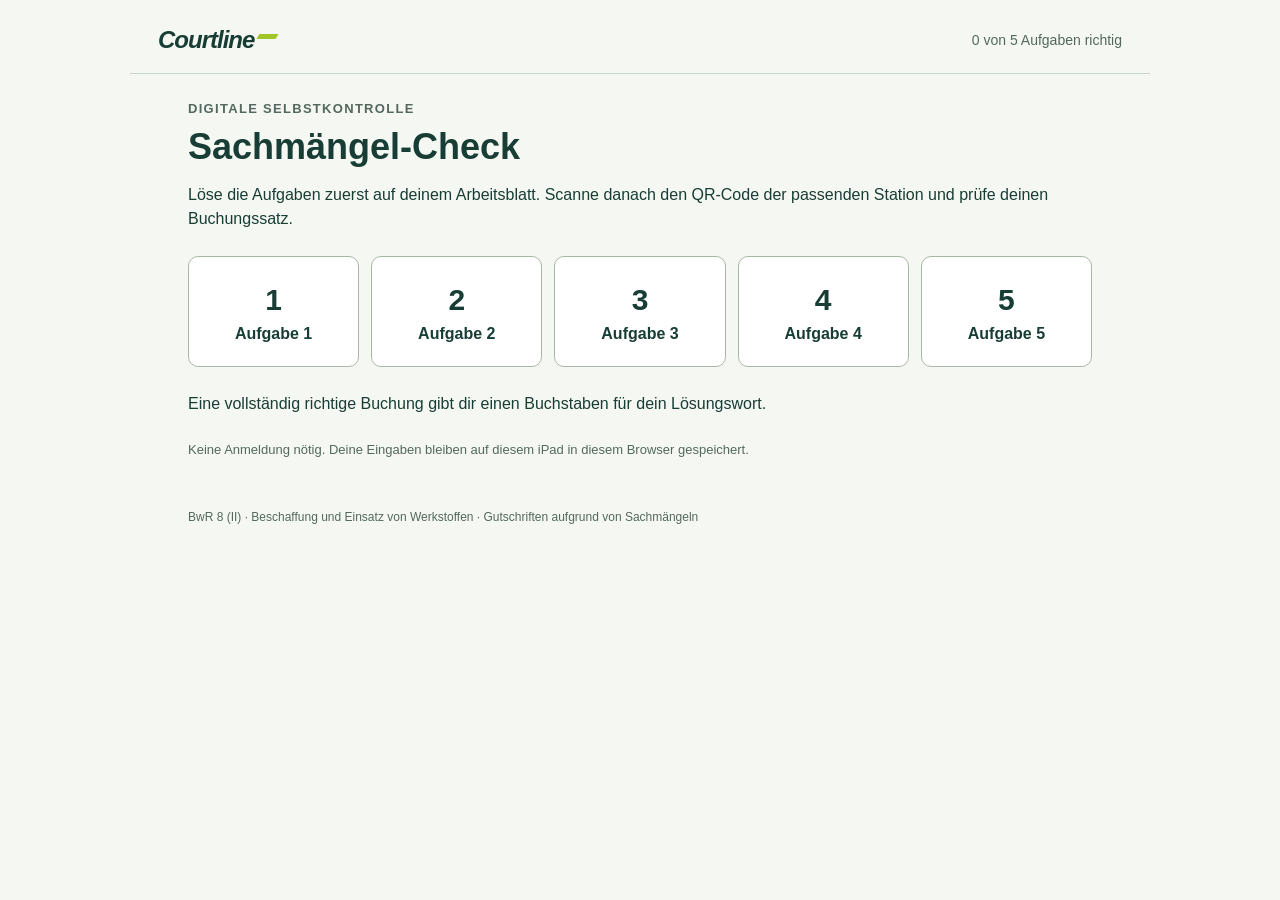
<file: sachmaengel-check/index.html>
<!doctype html>
<html lang="de"><head><meta charset="utf-8"><meta name="viewport" content="width=device-width,initial-scale=1"><meta name="theme-color" content="#173d35"><title>Sachmängel-Check · Courtline</title>
<style>
:root{--ink:#173d35;--muted:#53685f;--paper:#f5f7f2;--line:#cad5ca;--accent:#d9ef91;--good:#24633c;--bad:#9b302d}*{box-sizing:border-box}body{margin:0;background:var(--paper);color:var(--ink);font-family:Arial,Helvetica,sans-serif;line-height:1.5}button,input,select{font:inherit}button{cursor:pointer}button:focus-visible,input:focus-visible,select:focus-visible,a:focus-visible{outline:3px solid #1d719d;outline-offset:3px}header{max-width:1020px;margin:auto;padding:22px 28px 15px;display:flex;align-items:center;justify-content:space-between;border-bottom:1px solid var(--line);gap:15px}.brand{font-size:24px;font-weight:800;font-style:italic;letter-spacing:-1px}.brand span{display:inline-block;width:19px;height:5px;transform:skew(-30deg);background:#9fc526;vertical-align:super;margin-left:4px}.progress{font-size:14px;color:var(--muted);text-align:right}main{max-width:960px;margin:0 auto;padding:25px 28px 35px}.eyebrow{text-transform:uppercase;font-size:13px;letter-spacing:1.3px;color:var(--muted);font-weight:bold;margin:0 0 7px}h1{font-size:clamp(28px,4vw,36px);line-height:1.18;margin:0 0 15px}h2{font-size:22px;margin:0 0 12px}p{margin:0 0 15px}.task{font-size:18px;line-height:1.55;background:#fff;border-left:4px solid #96b35b;padding:18px 22px;margin:18px 0 10px}.unpaid{font-size:15px;color:var(--muted);margin:10px 0 24px}.instruction{font-size:16px;margin:18px 0}.rows{border-top:1px solid var(--line)}.booking-row{display:grid;grid-template-columns:minmax(220px,1.6fr) minmax(154px,.9fr) minmax(135px,.8fr);gap:16px;padding:16px 0;border-bottom:1px solid var(--line);align-items:start}.field label,.field legend{display:block;font-size:13px;font-weight:bold;margin-bottom:6px;color:var(--muted)}fieldset{border:0;padding:0;margin:0;min-width:0}select,input{width:100%;border:1.5px solid #a8b8a7;border-radius:8px;background:white;color:var(--ink);min-height:49px;font-size:17px;padding:10px 12px}select{padding-right:28px}input{padding-right:30px;font-variant-numeric:tabular-nums}.amount{position:relative}.euro{position:absolute;right:12px;top:11px;color:var(--muted);pointer-events:none}.side{display:flex;gap:6px}.side button{min-height:49px;flex:1;border:1.5px solid #a8b8a7;border-radius:8px;background:#fff;color:var(--ink);padding:9px 12px}.side button[aria-pressed=true]{background:var(--ink);color:white;border-color:var(--ink);font-weight:bold}.error{font-size:14px;color:var(--bad);margin:6px 0 0;line-height:1.4}.invalid{border-color:var(--bad)!important}.invalid-group button{border-color:var(--bad)}.valid{border-color:var(--good)}.actions{display:flex;gap:14px;flex-wrap:wrap;margin:23px 0 17px;align-items:center}.primary{min-height:51px;border:0;border-radius:9px;background:var(--ink);color:white;font-size:18px;font-weight:bold;padding:12px 27px}.secondary{min-height:46px;border:1px solid var(--line);border-radius:8px;background:transparent;color:var(--muted);padding:9px 16px}.feedback{padding:14px 18px;border-radius:8px;line-height:1.5}.feedback:empty{display:none}.feedback.bad{background:#faeae6;color:#772623}.success{margin:20px 0;background:#e8f3df;border:2px solid #8bb46a;border-radius:12px;padding:22px 25px;display:flex;gap:25px;align-items:center}.letter{flex:none;font-size:70px;font-weight:800;background:white;border:1.5px solid #8bb46a;border-radius:8px;width:105px;height:110px;display:grid;place-items:center;line-height:1}.success h2{color:var(--good);font-size:25px}.success p{margin-bottom:4px}.local-note{font-size:13px;color:var(--muted);margin:24px 0 0}footer{max-width:960px;margin:auto;padding:14px 28px 25px;color:var(--muted);font-size:12px}.station-links{display:grid;grid-template-columns:repeat(5,1fr);gap:12px;margin:25px 0}.station-links a{text-decoration:none;border:1px solid #a8b8a7;border-radius:10px;background:#fff;color:var(--ink);padding:20px 10px;text-align:center;font-weight:bold}.station-links strong{display:block;font-size:30px}.back{color:var(--muted);font-size:14px;display:inline-block;margin-top:10px}[hidden]{display:none!important}@media(max-width:650px){header{padding:17px 18px}.brand{font-size:21px}main{padding:22px 18px 30px}.task{font-size:17px;padding:15px}.booking-row{grid-template-columns:1fr 1fr;gap:12px}.booking-row>.field:first-child{grid-column:1/-1}.station-links{grid-template-columns:repeat(3,1fr)}.success{padding:18px;gap:16px}.letter{width:75px;height:90px;font-size:60px}.success h2{font-size:22px}footer{padding-left:18px}.progress{font-size:12px}.side button{padding-left:8px;padding-right:8px}}@media(prefers-reduced-motion:reduce){*{scroll-behavior:auto!important}}

.booking-layout{display:grid;grid-template-columns:minmax(0,1fr) 46px minmax(0,1fr);gap:12px;align-items:stretch;margin-top:24px}.booking-side{min-width:0;background:#fff;border:1px solid var(--line);border-radius:12px;padding:18px}.booking-side h2{font-size:24px;border-bottom:2px solid var(--ink);padding-bottom:12px;margin:0}.booking-entry{display:grid;gap:10px;padding:18px 0;min-width:0}.booking-entry+.booking-entry{border-top:1px solid var(--line)}.booking-entry .field{min-width:0}.booking-entry select{font-size:16px;min-width:0;max-width:100%}.an{align-self:center;text-align:center;font-weight:800;font-size:21px}.field label{font-size:13px}@media(max-width:540px){.booking-layout{grid-template-columns:minmax(0,1fr);gap:14px}.booking-side{padding:16px}.an{padding:0}.booking-entry{grid-template-columns:minmax(0,1.4fr) minmax(105px,.8fr);gap:10px}.booking-entry label{font-size:12px}}
</style></head><body><header><div class="brand">Courtline<span></span></div><div class="progress" id="progress"></div></header><main id="app"></main><footer>BwR 8 (II) · Beschaffung und Einsatz von Werkstoffen · Gutschriften aufgrund von Sachmängeln</footer>
<script>
'use strict';
const TASKS=[{"task":1,"source_task":1,"letter":"S","debits":[{"account":"4400 VE","cents":45220}],"credits":[{"account":"6022 NH","cents":38000},{"account":"2600 VORST","cents":7220}],"original_invoice_unpaid":true,"return_of_material":false},{"task":2,"source_task":4,"letter":"R","debits":[{"account":"4400 VE","cents":83300}],"credits":[{"account":"6002 NR","cents":70000},{"account":"2600 VORST","cents":13300}],"original_invoice_unpaid":true,"return_of_material":false},{"task":3,"source_task":3,"letter":"E","debits":[{"account":"4400 VE","cents":82110}],"credits":[{"account":"6012 NF","cents":69000},{"account":"2600 VORST","cents":13110}],"original_invoice_unpaid":true,"return_of_material":false},{"task":4,"source_task":2,"letter":"P","debits":[{"account":"4400 VE","cents":28560}],"credits":[{"account":"6012 NF","cents":24000},{"account":"2600 VORST","cents":4560}],"original_invoice_unpaid":true,"return_of_material":false},{"task":5,"source_task":null,"letter":"I","debits":[{"account":"4400 VE","cents":11900}],"credits":[{"account":"6032 NB","cents":10000},{"account":"2600 VORST","cents":1900}],"original_invoice_unpaid":true,"return_of_material":false}];
const ACCOUNTS=[['6002 NR','Rohstoffe'],['6012 NF','Fremdbauteile'],['6022 NH','Hilfsstoffe'],['6032 NB','Betriebsstoffe'],['2600 VORST','Vorsteuer'],['4400 VE','Verbindlichkeiten']];
const KEY='courtline-sachmaengel-check-v1';
const $=id=>document.getElementById(id);
const esc=s=>String(s).replace(/[&<>"']/g,c=>({'&':'&amp;','<':'&lt;','>':'&gt;','"':'&quot;',"'":'&#39;'}[c]));
const blankRows=()=>Array.from({length:4},(_,i)=>({account:'',side:i<2?'soll':'haben',amount:''}));
let store={version:1,tasks:{}},active=0;
function parseCents(value){
 let s=String(value).trim().replace(/[€\s\u00a0]/g,'');if(!/^\d[\d.,]*$/.test(s))return null;
 let integer,fraction='';
 if(s.includes(',')){if((s.match(/,/g)||[]).length!==1)return null;[integer,fraction]=s.split(',');if(!/^\d{1,2}$/.test(fraction))return null;if(integer.includes('.')&&!/^\d{1,3}(?:\.\d{3})+$/.test(integer))return null;integer=integer.replaceAll('.','');}
 else if(s.includes('.')){if(/^\d+\.\d{1,2}$/.test(s)){[integer,fraction]=s.split('.');}else if(/^\d{1,3}(?:\.\d{3})+$/.test(s)){integer=s.replaceAll('.','');}else return null;}
 else integer=s;
 if(!/^\d+$/.test(integer))return null;const cents=Number(integer)*100+Number(fraction.padEnd(2,'0'));return Number.isSafeInteger(cents)&&cents>0&&cents<=100000000?cents:null;
}
function formatCents(cents){return (cents/100).toLocaleString('de-DE',{minimumFractionDigits:2,maximumFractionDigits:2});}
function expectedRows(task){return [...task.debits.map(r=>({...r,side:'soll'})),...task.credits.map(r=>({...r,side:'haben'}))];}
function evaluate(task,rows){
 const expected=expectedRows(task),counts={};rows.forEach(r=>{if(r.account)counts[r.account]=(counts[r.account]||0)+1;});
 let used=0;
 const errors=rows.map(r=>{const e={};if(!r.account&&!String(r.amount).trim())return e;used++;
 const target=expected.find(t=>t.account===r.account);
 if(!r.account)e.account='Wähle ein Konto aus.';
 else if(!target)e.account='Dieses Konto passt nicht. Prüfe deinen Buchungssatz auf dem Arbeitsblatt.';
 else if(counts[r.account]>1)e.account='Dieses Konto ist doppelt gewählt. Verwende jedes Konto nur einmal.';
 else if(r.side!==target.side)e.account='Dieses Konto steht auf der falschen Seite. Prüfe Soll und Haben auf deinem Arbeitsblatt.';
 const amount=parseCents(r.amount);if(amount===null)e.amount='Trage einen gültigen Betrag ein.';
 else if(target&&amount!==target.cents)e.amount='Der Betrag stimmt noch nicht. Prüfe deine Berechnung auf dem Arbeitsblatt.';
 return e;
 });return {correct:used===3&&errors.every(e=>Object.keys(e).length===0),errors,used};
}
function arrangeRows(old){
 const rows=blankRows();for(const side of ['soll','haben']){const start=side==='soll'?0:2;old.filter(r=>r.side===side&&(r.account||String(r.amount||'').trim())).slice(0,2).forEach((r,j)=>{rows[start+j]={account:ACCOUNTS.some(a=>a[0]===r.account)?r.account:'',side,amount:typeof r.amount==='string'?r.amount.slice(0,25):''};});}return rows;
}
function load(){try{const parsed=JSON.parse(localStorage.getItem(KEY));if(parsed&&parsed.version===1&&parsed.tasks){for(const task of TASKS){const old=parsed.tasks[task.task];if(old&&Array.isArray(old.rows)&&[3,4].includes(old.rows.length)){const rows=arrangeRows(old.rows);store.tasks[task.task]={rows,correct:old.correct===true&&evaluate(task,rows).correct};}}}}catch{} }
function save(){try{localStorage.setItem(KEY,JSON.stringify(store));}catch{}}
function entry(id){return store.tasks[id]||(store.tasks[id]={rows:blankRows(),correct:false});}
function progress(){const done=TASKS.filter(t=>entry(t.task).correct).length;$('progress').textContent=done+' von 5 Aufgaben richtig';return done;}
function errorText(i,field,message=''){$(`${field}-error-${i}`).textContent=message;const el=$(`${field}-${i}`);el.classList.toggle('invalid',!!message);el.setAttribute('aria-invalid',message?'true':'false');}
function clearFeedback(){for(let i=0;i<4;i++)for(const f of ['account','amount'])errorText(i,f);$('feedback').className='feedback';$('feedback').textContent='';$('success').hidden=true;}
function changed(){entry(active).correct=false;save();clearFeedback();progress();}
function rowHTML(r,i){const name=(i<2?'Soll':'Haben')+' · '+(i%2+1);return `<div class="booking-entry"><div class="field"><label for="account-${i}">Konto ${name}</label><select id="account-${i}" aria-describedby="account-error-${i}"><option value="">Bitte wählen …</option>${ACCOUNTS.map(([a,label])=>`<option value="${a}" ${r.account===a?'selected':''}>${a} · ${label}</option>`).join('')}</select><p class="error" id="account-error-${i}"></p></div><div class="field"><label for="amount-${i}">Betrag ${name}</label><div class="amount"><input id="amount-${i}" inputmode="decimal" type="text" autocomplete="off" maxlength="25" placeholder="0,00" value="${esc(r.amount)}" aria-describedby="amount-error-${i}"><span class="euro">€</span></div><p class="error" id="amount-error-${i}"></p></div></div>`;}
function showSuccess(task){$('success').hidden=false;$('letter').textContent=task.letter;$('success-title').textContent='Richtig!';$('success-text').textContent='Trage den Buchstaben bei Aufgabe '+task.task+' auf deinem Arbeitsblatt ein.';const count=progress();$('done-note').textContent=count===5?'Alle fünf Aufgaben sind kontrolliert. Setze das Lösungswort auf deinem Arbeitsblatt zusammen.':'Zurück zum Arbeitsblatt: Löse die nächste Aufgabe und scanne ihre Station.';}
function check(){const task=TASKS.find(t=>t.task===active),data=entry(active);clearFeedback();const result=evaluate(task,data.rows);data.correct=result.correct;save();progress();if(result.correct){showSuccess(task);}else{result.errors.forEach((e,i)=>Object.entries(e).forEach(([f,m])=>errorText(i,f,m)));$('feedback').className='feedback bad';$('feedback').textContent=result.used<3?'Dein Buchungssatz ist noch unvollständig. Übertrage alle Konten und Beträge vom Arbeitsblatt.':'Noch nicht ganz. Prüfe die Hinweise unter deinen Eingaben und versuche es erneut.';}}
function renderTask(id){active=id;const task=TASKS.find(t=>t.task===id),data=entry(id);$('app').innerHTML=`<p class="eyebrow">QR-Station ${id}</p><h1>Kontrolle zu Aufgabe ${id}</h1><p class="instruction">Übertrage deinen Buchungssatz vom Arbeitsblatt: Konten und Beträge auf die passende Seite. Nicht benötigte Felder lässt du leer.</p><form id="booking-form" novalidate><div class="booking-layout"><section class="booking-side" aria-labelledby="soll-title"><h2 id="soll-title">Soll</h2>${data.rows.slice(0,2).map((r,i)=>rowHTML(r,i)).join('')}</section><div class="an" aria-label="an">AN</div><section class="booking-side" aria-labelledby="haben-title"><h2 id="haben-title">Haben</h2>${data.rows.slice(2).map((r,i)=>rowHTML(r,i+2)).join('')}</section></div><div class="actions"><button class="primary" type="submit">Buchung prüfen</button><button class="secondary" type="button" id="clear-task">Eingaben leeren</button></div></form><div id="feedback" class="feedback" role="status" aria-live="polite"></div><section id="success" class="success" hidden aria-live="polite"><div id="letter" class="letter"></div><div><h2 id="success-title"></h2><p id="success-text"></p><p id="done-note"></p></div></section><p class="local-note">Deine Eingaben und richtigen Lösungen bleiben auf diesem iPad in diesem Browser gespeichert.</p>`;
 for(let i=0;i<4;i++){$(`account-${i}`).addEventListener('change',e=>{data.rows[i].account=e.target.value;changed();});$(`amount-${i}`).addEventListener('input',e=>{data.rows[i].amount=e.target.value;changed();});$(`amount-${i}`).addEventListener('blur',e=>{const n=parseCents(e.target.value);if(n!==null){e.target.value=formatCents(n);data.rows[i].amount=e.target.value;save();}});}
 $('booking-form').addEventListener('submit',e=>{e.preventDefault();check();});$('clear-task').addEventListener('click',()=>{store.tasks[id]={rows:blankRows(),correct:false};save();renderTask(id);progress();});if(data.correct)showSuccess(task);progress();
}
function renderHome(){active=0;$('app').innerHTML='<p class="eyebrow">Digitale Selbstkontrolle</p><h1>Sachmängel-Check</h1><p>Löse die Aufgaben zuerst auf deinem Arbeitsblatt. Scanne danach den QR-Code der passenden Station und prüfe deinen Buchungssatz.</p><div class="station-links">'+TASKS.map(t=>`<a href="#${t.task}"><strong>${t.task}</strong>Aufgabe ${t.task}</a>`).join('')+'</div><p>Eine vollständig richtige Buchung gibt dir einen Buchstaben für dein Lösungswort.</p><p class="local-note">Keine Anmeldung nötig. Deine Eingaben bleiben auf diesem iPad in diesem Browser gespeichert.</p>';progress();}
function route(){const hash=location.hash.slice(1);if(/^[1-5]$/.test(hash))renderTask(Number(hash));else renderHome();}
load();window.addEventListener('hashchange',route);route();
</script></body></html>
</file>
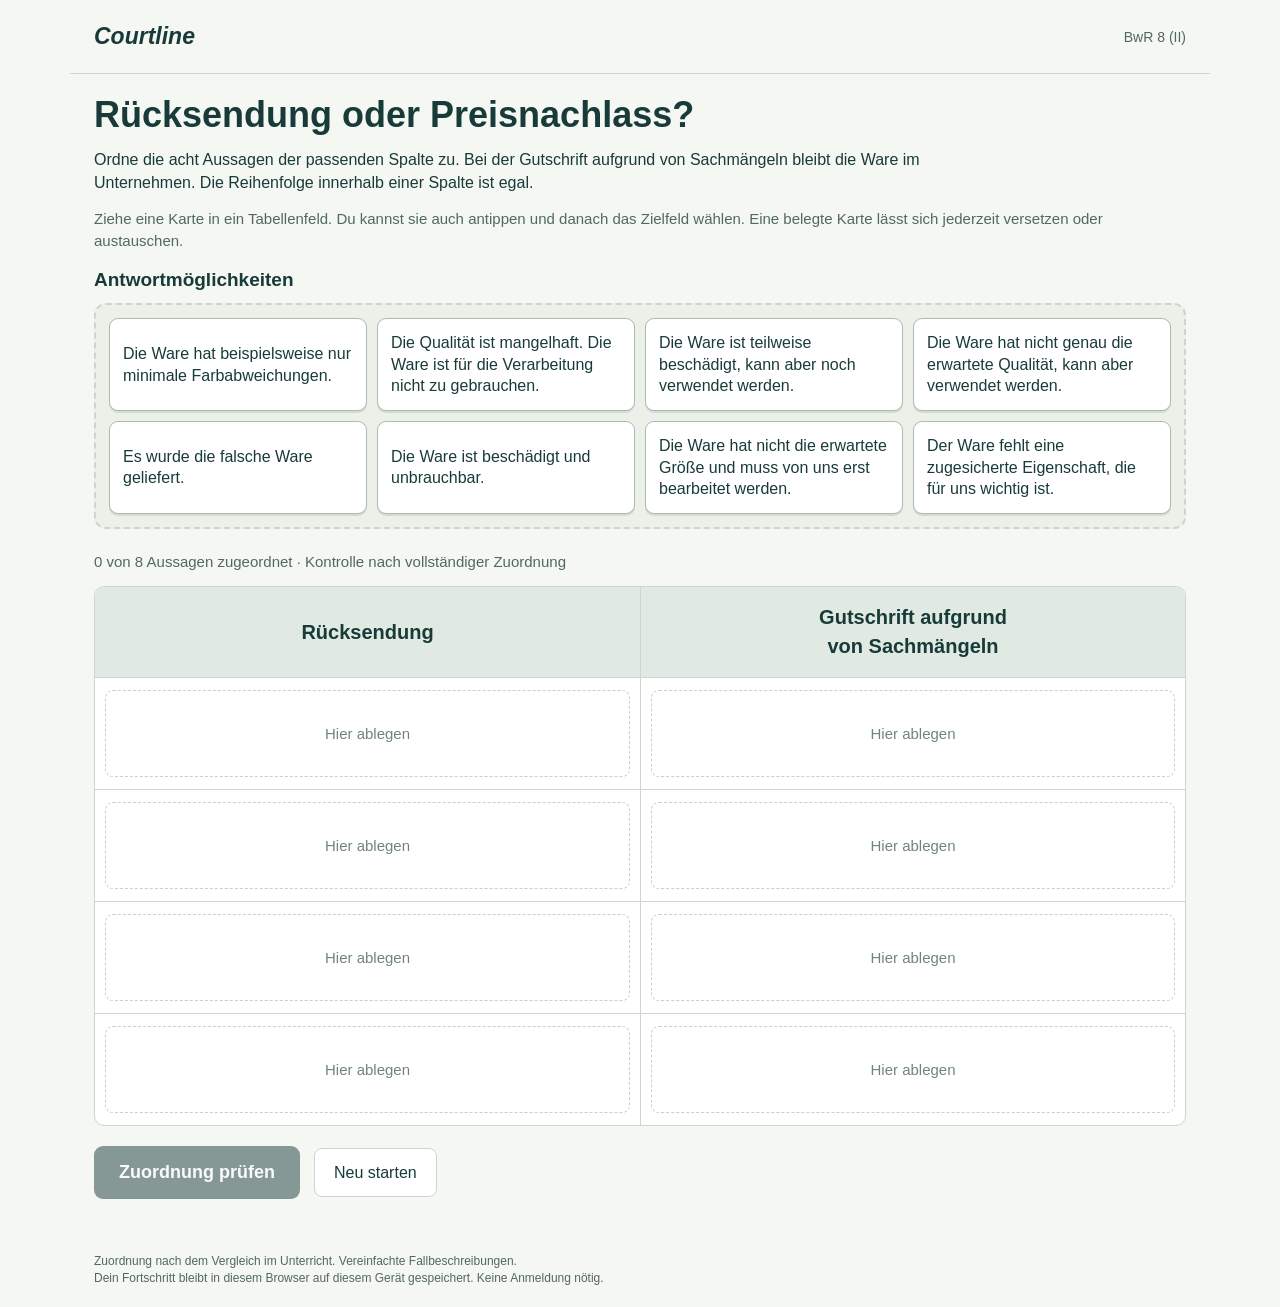
<file: sachmaengel-zuordnung/index.html>
<!doctype html><html lang="de"><head><meta charset="utf-8"><meta name="viewport" content="width=device-width,initial-scale=1"><meta name="theme-color" content="#183b39"><title>Rücksendung oder Preisnachlass? · Courtline</title><style>
:root{--ink:#183b39;--muted:#526863;--line:#cbd6d0;--paper:#f5f7f3;--bad:#99362b;--good:#24653a}*{box-sizing:border-box}body{margin:0;background:var(--paper);color:var(--ink);font-family:Arial,Helvetica,sans-serif;line-height:1.45}header,main,footer{max-width:1140px;margin:auto;padding:20px 24px}header{display:flex;justify-content:space-between;align-items:center;border-bottom:1px solid var(--line);gap:16px}.brand{font-size:23px;font-weight:800;font-style:italic}header span{font-size:14px;color:var(--muted)}h1{font-size:clamp(27px,4vw,36px);line-height:1.15;margin:0 0 12px}h2{font-size:19px;margin:0 0 10px}p{margin:0 0 14px}.intro{max-width:850px}.hint{color:var(--muted);font-size:15px}button{font:inherit;cursor:pointer}button:focus-visible,td:focus-visible{outline:3px solid #216b9b;outline-offset:3px}button:disabled{cursor:default;opacity:.5}.bank{min-height:90px;padding:13px;border:2px dashed var(--line);border-radius:12px;background:#ecf0e9;margin-bottom:22px}.bank-grid{display:grid;grid-template-columns:repeat(4,minmax(0,1fr));gap:10px}.card{position:relative;display:block;width:100%;text-align:left;background:#fff;color:var(--ink);border:1.5px solid #a8bcb1;border-radius:9px;padding:13px;min-height:74px;font-size:16px;line-height:1.35;touch-action:none;user-select:none;-webkit-user-select:none;box-shadow:0 2px 0 #d3dbd3}.card.selected{outline:3px solid #2e7b73;outline-offset:1px;background:#e5f0e4}.card.good{border:2px solid var(--good);background:#edf7e8}.card.bad{border:2px solid var(--bad);background:#fff0ec}.badge{display:block;font-size:13px;font-weight:bold;margin-top:7px}.good .badge{color:var(--good)}.bad .badge{color:var(--bad)}table{width:100%;border-collapse:separate;border-spacing:0;table-layout:fixed;border:1px solid var(--line);border-radius:10px;overflow:hidden;background:white}th{padding:16px;background:#e0eae2;font-size:20px;text-align:center;vertical-align:middle}td{padding:10px;vertical-align:middle;height:112px;border-top:1px solid var(--line)}th+th,td+td{border-left:1px solid var(--line)}td .card{min-height:87px}.empty{display:flex;align-items:center;justify-content:center;text-align:center;color:#71847b;min-height:87px;border:1.5px dashed #c6d2c9;border-radius:8px;font-size:15px}.over{background:#d5e9ce!important;outline:3px solid #72a570;outline-offset:-3px}.actions{display:flex;align-items:center;gap:14px;flex-wrap:wrap;margin-top:20px}.primary{background:var(--ink);border:0;border-radius:9px;color:white;padding:13px 25px;font-size:18px;font-weight:bold;min-height:50px}.secondary{background:white;border:1px solid var(--line);border-radius:8px;color:var(--ink);padding:12px 19px;min-height:48px}.feedback{padding:16px 19px;border-radius:9px;margin-top:18px;font-weight:bold}.feedback:empty{display:none}.feedback.good{background:#e2f0da;color:#205531}.feedback.bad{background:#fae9e1;color:#823128}.drag-ghost{position:fixed;z-index:999;pointer-events:none;opacity:.92;box-shadow:0 8px 22px #0003}.drag-source{opacity:.3}.count{font-size:15px;color:var(--muted)}footer{font-size:12px;color:var(--muted)}@media(max-width:850px){.bank-grid{grid-template-columns:repeat(2,minmax(0,1fr))}.card{font-size:15px}th{font-size:18px}header,main,footer{padding-left:17px;padding-right:17px}}@media(max-width:460px){th{font-size:16px;padding:11px 7px}td{padding:6px}.card{font-size:14px;padding:10px}h1{font-size:27px}.bank{padding:9px}.bank-grid{gap:8px}header span{font-size:12px}.actions{gap:9px}}
</style></head><body><header><div class="brand">Courtline</div><span>BwR 8 (II)</span></header><main><h1>Rücksendung oder Preisnachlass?</h1><p class="intro">Ordne die acht Aussagen der passenden Spalte zu. Bei der Gutschrift aufgrund von Sachmängeln bleibt die Ware im Unternehmen. Die Reihenfolge innerhalb einer Spalte ist egal.</p><p class="hint">Ziehe eine Karte in ein Tabellenfeld. Du kannst sie auch antippen und danach das Zielfeld wählen. Eine belegte Karte lässt sich jederzeit versetzen oder austauschen.</p><h2>Antwortmöglichkeiten</h2><div class="bank" id="bank" data-bank="true" tabindex="0" role="group" aria-label="Antwortmöglichkeiten und Rückgabeablage"><div class="bank-grid" id="bank-grid"></div></div><p id="count" class="count" aria-live="polite"></p><table aria-label="Zuordnung: Rücksendung und Gutschrift aufgrund von Sachmängeln"><thead><tr><th scope="col">Rücksendung</th><th scope="col">Gutschrift aufgrund<br>von Sachmängeln</th></tr></thead><tbody id="slots"></tbody></table><div class="actions"><button id="check" class="primary" disabled>Zuordnung prüfen</button><button id="reset" class="secondary">Neu starten</button></div><div id="feedback" class="feedback" role="status" aria-live="polite"></div><p id="live" class="hint" role="status" aria-live="polite" style="margin-top:14px"></p></main><footer>Zuordnung nach dem Vergleich im Unterricht. Vereinfachte Fallbeschreibungen.<br>Dein Fortschritt bleibt in diesem Browser auf diesem Gerät gespeichert. Keine Anmeldung nötig.</footer><script>
'use strict';
const ITEMS=[
{id:'r1',group:0,text:'Die Qualität ist mangelhaft. Die Ware ist für die Verarbeitung nicht zu gebrauchen.'},
{id:'r2',group:0,text:'Die Ware ist beschädigt und unbrauchbar.'},
{id:'r3',group:0,text:'Der Ware fehlt eine zugesicherte Eigenschaft, die für uns wichtig ist.'},
{id:'r4',group:0,text:'Es wurde die falsche Ware geliefert.'},
{id:'g1',group:1,text:'Die Ware ist teilweise beschädigt, kann aber noch verwendet werden.'},
{id:'g2',group:1,text:'Die Ware hat beispielsweise nur minimale Farbabweichungen.'},
{id:'g3',group:1,text:'Die Ware hat nicht die erwartete Größe und muss von uns erst bearbeitet werden.'},
{id:'g4',group:1,text:'Die Ware hat nicht genau die erwartete Qualität, kann aber verwendet werden.'}
];
const KEY='courtline-sachmaengel-zuordnung-v1',$=id=>document.getElementById(id);
let slots=Array(8).fill(null),order=ITEMS.map(x=>x.id).sort(()=>Math.random()-.5),selected=null,checked=false,drag=null,raf=0,suppressClick=false;
function isComplete(s){return s.length===8&&s.every(id=>ITEMS.some(x=>x.id===id))&&new Set(s).size===8;}
function assess(s){const correct=s.map((id,i)=>!!id&&ITEMS.find(x=>x.id===id)?.group===i%2);return {correct,count:correct.filter(Boolean).length,complete:isComplete(s)};}
function moveCard(s,id,destination){if(!ITEMS.some(x=>x.id===id))return s.slice();const next=s.slice(),old=next.indexOf(id);if(old===destination)return next;if(destination===null){if(old!==-1)next[old]=null;return next;}if(!Number.isInteger(destination)||destination<0||destination>7)return next;const displaced=next[destination];if(old!==-1)next[old]=displaced;next[destination]=id;return next;}
function save(){try{localStorage.setItem(KEY,JSON.stringify({slots,order,checked}));}catch{}}
function load(){try{const v=JSON.parse(localStorage.getItem(KEY));if(v&&Array.isArray(v.slots)&&v.slots.length===8){const seen=new Set();slots=v.slots.map(id=>{if(ITEMS.some(x=>x.id===id)&&!seen.has(id)){seen.add(id);return id;}return null;});if(Array.isArray(v.order)&&v.order.length===8&&new Set(v.order).size===8&&v.order.every(id=>ITEMS.some(x=>x.id===id)))order=v.order;checked=v.checked===true&&isComplete(slots);}}catch{}}
function card(id,i=null){const item=ITEMS.find(x=>x.id===id),state=checked&&i!==null?(item.group===i%2?'good':'bad'):'';return `<button type="button" class="card ${state} ${selected===id?'selected':''}" data-id="${id}" aria-pressed="${selected===id}">${item.text}${state?'<span class="badge">'+(state==='good'?'✓ Richtig':'↔ Noch nicht richtig')+'</span>':''}</button>`;}
function render(){const placed=slots.filter(Boolean).length;$('bank-grid').innerHTML=order.filter(id=>!slots.includes(id)).map(id=>card(id)).join('')||'<span class="hint">Alle Karten zugeordnet. Zum Zurücklegen hier tippen oder eine Karte hierher ziehen.</span>';$('slots').innerHTML=Array.from({length:4},(_,r)=>'<tr>'+[0,1].map(col=>{const i=r*2+col;return `<td data-slot="${i}" tabindex="0" aria-label="${col===0?'Rücksendung':'Gutschrift aufgrund von Sachmängeln'}, Feld ${r+1}">${slots[i]?card(slots[i],i):'<span class="empty">Hier ablegen</span>'}</td>`;}).join('')+'</tr>').join('');$('check').disabled=!isComplete(slots);$('count').textContent=placed+' von 8 Aussagen zugeordnet'+(placed<8?' · Kontrolle nach vollständiger Zuordnung':'');
const result=assess(slots);$('feedback').textContent=checked?(result.count===8?'Alles richtig! Du hast alle acht Aussagen passend zugeordnet.':result.count+' von 8 Aussagen sind richtig. Versetze die rot markierten Karten und prüfe erneut.') :'';$('feedback').className='feedback '+(checked?(result.count===8?'good':'bad'):'');}
function place(id,dest){slots=moveCard(slots,id,dest);selected=null;checked=false;save();render();$('live').textContent=dest===null?'Karte zurückgelegt.':'Karte zugeordnet. Du kannst sie weiterhin verschieben.';}
function cancelDrag(){if(!drag)return;drag.ghost?.remove();drag.source?.classList.remove('drag-source');document.querySelectorAll('.over').forEach(x=>x.classList.remove('over'));cancelAnimationFrame(raf);drag=null;}
function scrollDrag(){if(!drag?.active)return;const edge=70;if(drag.y<edge)window.scrollBy(0,-13);else if(drag.y>innerHeight-edge)window.scrollBy(0,13);raf=requestAnimationFrame(scrollDrag);}
document.addEventListener('pointerdown',e=>{const button=e.target.closest('.card');if(!button||e.button!==0)return;drag={id:button.dataset.id,x0:e.clientX,y0:e.clientY,x:e.clientX,y:e.clientY,source:button,pointer:e.pointerId,active:false};button.setPointerCapture(e.pointerId);});
document.addEventListener('pointermove',e=>{if(!drag||e.pointerId!==drag.pointer)return;drag.x=e.clientX;drag.y=e.clientY;if(!drag.active&&Math.hypot(e.clientX-drag.x0,e.clientY-drag.y0)>8){drag.active=true;selected=null;drag.ghost=drag.source.cloneNode(true);drag.ghost.removeAttribute('data-id');drag.ghost.setAttribute('aria-hidden','true');drag.ghost.className='card drag-ghost';drag.ghost.style.width=Math.min(320,drag.source.getBoundingClientRect().width)+'px';document.body.appendChild(drag.ghost);drag.source.classList.add('drag-source');raf=requestAnimationFrame(scrollDrag);}if(drag.active){e.preventDefault();drag.ghost.style.left=e.clientX-30+'px';drag.ghost.style.top=e.clientY-25+'px';document.querySelectorAll('.over').forEach(x=>x.classList.remove('over'));document.elementFromPoint(e.clientX,e.clientY)?.closest('[data-slot],[data-bank]')?.classList.add('over');}},{passive:false});
document.addEventListener('pointerup',e=>{if(!drag||e.pointerId!==drag.pointer)return;const wasDrag=drag.active,id=drag.id,zone=wasDrag?document.elementFromPoint(e.clientX,e.clientY)?.closest('[data-slot],[data-bank]'):null;cancelDrag();if(wasDrag){suppressClick=true;setTimeout(()=>suppressClick=false,0);if(zone)place(id,zone.dataset.slot===undefined?null:Number(zone.dataset.slot));}});
document.addEventListener('pointercancel',cancelDrag);
document.addEventListener('click',e=>{if(suppressClick)return;const b=e.target.closest('.card'),zone=e.target.closest('[data-slot],[data-bank]');if(b){const id=b.dataset.id;if(selected&&selected!==id&&zone?.dataset.slot!==undefined){place(selected,Number(zone.dataset.slot));return;}selected=selected===id?null:id;render();$('live').textContent=selected?'Karte ausgewählt. Wähle ein Tabellenfeld oder die Antwortablage.':'Auswahl aufgehoben.';return;}if(selected&&zone)place(selected,zone.dataset.slot===undefined?null:Number(zone.dataset.slot));});
document.addEventListener('keydown',e=>{if(e.key==='Escape'){cancelDrag();selected=null;render();$('live').textContent='Auswahl aufgehoben.';}const zone=e.target.closest('[data-slot],[data-bank]');if(selected&&zone&&!e.target.closest('.card')&&['Enter',' '].includes(e.key)){e.preventDefault();place(selected,zone.dataset.slot===undefined?null:Number(zone.dataset.slot));}});
$('check').addEventListener('click',()=>{if(!isComplete(slots))return;selected=null;checked=true;save();render();$('live').textContent='';});
$('reset').addEventListener('click',()=>{cancelDrag();slots=Array(8).fill(null);selected=null;checked=false;order=ITEMS.map(x=>x.id).sort(()=>Math.random()-.5);save();render();$('live').textContent='Neuer Durchlauf. Alle acht Aussagen liegen wieder bereit.';});
load();render();
</script></body></html>
</file>
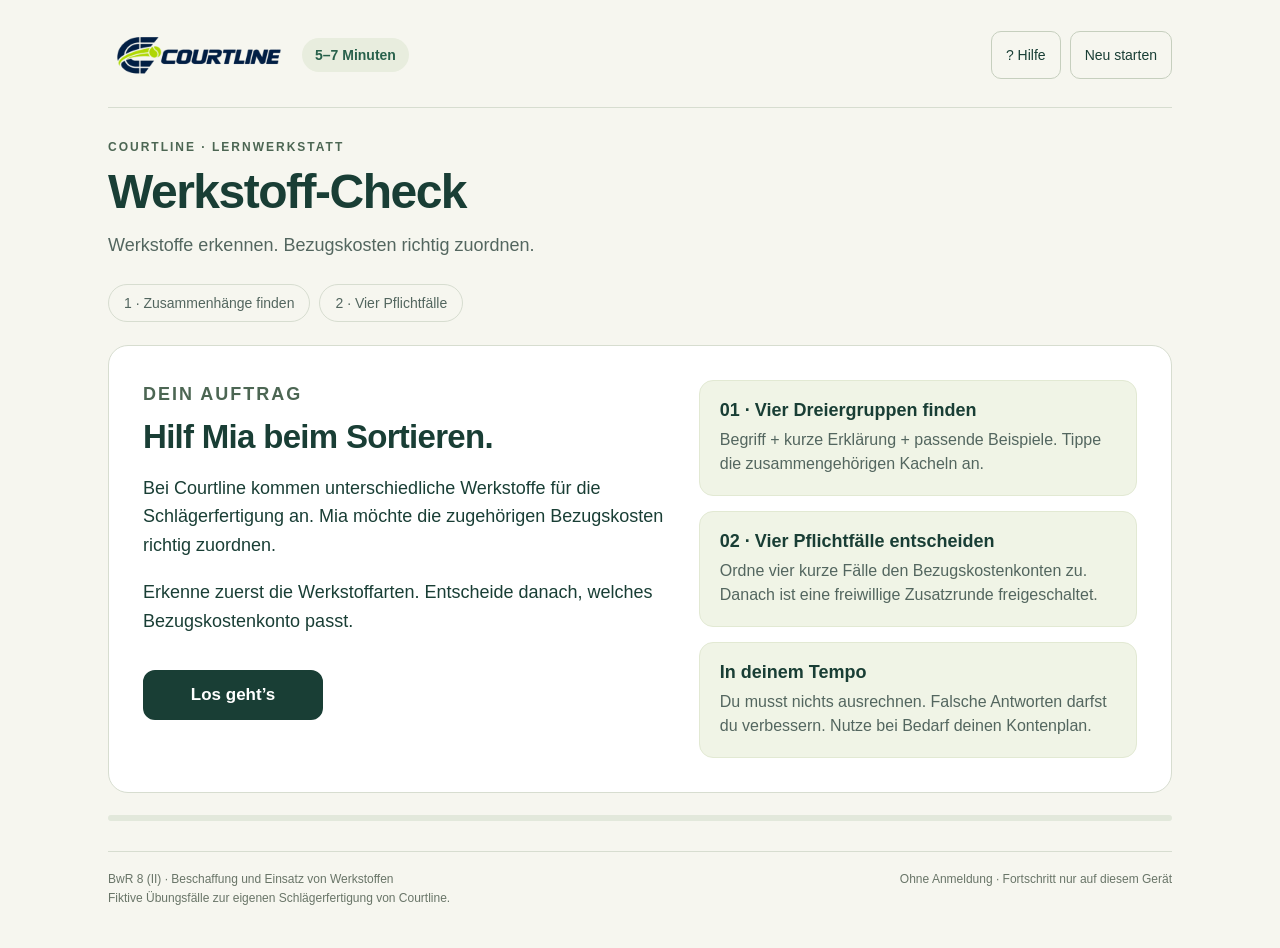
<file: werkstoff-check/index.html>
<!doctype html>
<html lang="de"><head><meta charset="utf-8"><meta name="viewport" content="width=device-width,initial-scale=1,viewport-fit=cover"><meta name="theme-color" content="#193e35"><title>Werkstoff-Check · Courtline</title><style>
:root{--ink:#193e35;--muted:#53665f;--green:#28614b;--lime:#d7e7aa;--bg:#f6f6ef;--line:#d7ddd0;--red:#a33931;--redp:#fff0ec;--focus:#a76211}*{box-sizing:border-box}body{margin:0;background:var(--bg);font-family:Arial,Helvetica,sans-serif;color:var(--ink);-webkit-tap-highlight-color:transparent}button{font:inherit;cursor:pointer;touch-action:manipulation;min-height:48px}button:focus-visible,summary:focus-visible{outline:3px solid var(--focus);outline-offset:4px}button:disabled{opacity:.45;cursor:default}[hidden]{display:none!important}.wrap{max-width:1120px;margin:auto;padding:25px 28px 40px}.top{display:flex;align-items:center;gap:14px;flex-wrap:wrap;padding-bottom:22px;border-bottom:1px solid var(--line)}.brand{width:180px;height:60px;object-fit:contain}.top-tools{margin-left:auto;display:flex;gap:9px;align-items:center}.tag{background:#e8edde;color:var(--green);padding:9px 13px;border-radius:30px;font-size:14px;font-weight:bold}.quiet{background:transparent;border:1px solid #c6cfbe;border-radius:10px;padding:10px 14px;color:var(--ink);font-size:14px}.eyebrow{font-size:12px;letter-spacing:2px;text-transform:uppercase;font-weight:bold;color:#4c6653;margin:0 0 9px}h1{font-size:clamp(32px,5vw,48px);line-height:1.08;letter-spacing:-1.5px;margin:0 0 13px}h2{font-size:clamp(25px,3vw,33px);line-height:1.15;letter-spacing:-.7px;margin:0 0 14px}p{line-height:1.6}.sub{font-size:18px;color:var(--muted);margin:0}.mast{padding:30px 0 24px;display:flex;align-items:flex-end;justify-content:space-between;gap:15px}.stepnav{display:flex;gap:9px;flex-wrap:wrap;margin-bottom:23px}.stepnav span{padding:10px 15px;border:1px solid var(--line);border-radius:25px;color:var(--muted);font-size:14px}.stepnav span.active{background:var(--ink);border-color:var(--ink);color:white}.stepnav span.finished{background:#dfeccd;border-color:#b0c693;color:var(--ink)}.progress{height:6px;background:#e2e8db;border-radius:12px;margin-top:22px;overflow:hidden}.progress div{height:100%;background:var(--green);transition:width .3s ease;width:0}.intro{display:grid;grid-template-columns:1.2fr 1fr;gap:30px;background:white;border:1px solid var(--line);border-radius:20px;padding:34px}.intro p{font-size:18px}.how{display:flex;flex-direction:column;gap:15px}.howarticle{padding:19px 20px;background:#f0f4e6;border-radius:14px;border:1px solid #e2e9d3}.howarticle strong{display:block;font-size:18px;margin-bottom:7px}.howarticle span{color:var(--muted);line-height:1.5;font-size:16px}.primary{background:var(--ink);border:2px solid var(--ink);border-radius:12px;padding:13px 22px;color:white;font-size:17px;font-weight:bold}.secondary{border:1px solid #bdcbb5;background:white;color:var(--ink);border-radius:12px;padding:13px 20px;font-weight:bold;font-size:16px}.start-button{margin-top:16px;min-width:180px}.mission{padding:17px 21px;background:#e9eedc;border-radius:13px;margin-bottom:22px;font-size:17px;line-height:1.5}.mission strong{color:var(--ink)}.solved{display:grid;gap:10px;margin-bottom:16px}.group{padding:16px 22px;border-radius:14px;border:1px solid #afc6a8;animation:pop .25s ease-out}.group h3{margin:0 0 7px;font-size:20px}.group p{margin:0;font-size:16px;line-height:1.5}.group small{display:block;margin-top:6px;font-size:15px}.raw{background:#e0eccd}.component{background:#dcebe6}.aux{background:#e8e0f0}.operating{background:#f0e5ca}.tiles{display:grid;grid-template-columns:repeat(4,minmax(0,1fr));gap:13px}.tile{background:#fff;border:2px solid #d3d7cc;border-radius:16px;box-shadow:0 4px 0 #d5d8ce;padding:19px 14px;color:var(--ink);min-height:135px;text-align:center;display:flex;flex-direction:column;align-items:center;justify-content:center;gap:10px;transition:background .15s,border-color .15s,transform .15s}.tile small{font-size:11px;letter-spacing:1.1px;text-transform:uppercase;color:#667563}.tile strong{font-size:18px;line-height:1.35;font-weight:600;overflow-wrap:normal;hyphens:auto}.tile.term strong{font-size:21px;font-weight:800}.tile.selected{background:var(--ink);border-color:var(--ink);color:white;transform:translateY(2px);box-shadow:0 2px 0 #0f2c23}.tile.selected small{color:#cfe3c2}.selection{display:flex;align-items:center;justify-content:space-between;gap:13px;margin:21px 0 15px;flex-wrap:wrap}.selection p{margin:0;font-size:15px;color:var(--muted)}.actions{display:flex;gap:10px;flex-wrap:wrap}.feedback{font-size:17px;line-height:1.55;border-radius:12px;padding:16px 19px;margin:18px 0;animation:pop .2s ease-out}.feedback.good{background:#e0efd5;border:1px solid #abc995}.feedback.bad{color:#802c26;background:var(--redp);border:1px solid #dfb6af}.feedback.neutral{background:#eaf0e3;border:1px solid #cbd6c0}.casebox{background:white;border:1px solid var(--line);border-radius:20px;padding:30px}.case-top{display:flex;align-items:center;justify-content:space-between;gap:12px;margin-bottom:22px}.case-top .count{font-size:14px;font-weight:bold;letter-spacing:1px;color:var(--green)}.case-dots{display:flex;gap:6px}.case-dots span{height:8px;width:18px;border-radius:5px;background:#e3e8db}.case-dots .complete{background:var(--green)}.case-dots .current{outline:2px solid #8aab73;outline-offset:2px}.case-story{font-size:clamp(21px,3.1vw,28px);line-height:1.5;margin:0 0 27px;font-weight:600;max-width:920px}.question{font-size:17px;margin:0 0 15px;color:var(--muted)}.answers{display:grid;grid-template-columns:1fr 1fr;gap:13px}.answer{border:2px solid #d4dbcd;border-radius:13px;padding:19px;background:#fff;text-align:left;color:var(--ink)}.answer strong{font-size:21px;display:block;margin-bottom:6px}.answer small{font-size:15px;line-height:1.4;display:block;color:var(--muted)}.answer.selected{border-color:var(--green);background:#edf4df}.answer.correct{border-color:#4d8642;background:#dff0d3}.answer.wrong{border-color:#b05548;background:#fff0ec}.answer:disabled{opacity:1;cursor:default}.case-actions{display:flex;gap:12px;align-items:center;justify-content:space-between;flex-wrap:wrap;margin-top:23px}.bottom{margin-top:30px;padding-top:18px;border-top:1px solid var(--line);font-size:12px;color:#697568;line-height:1.6;display:flex;justify-content:space-between;gap:16px;flex-wrap:wrap}.storage-note{background:#fff1d4;padding:12px 16px;border-radius:10px;font-size:14px;margin:15px 0}.result{background:var(--ink);color:#fff;border-radius:20px;padding:32px;margin-bottom:25px}.result p{color:#dce7d6;font-size:18px}.result .eyebrow{color:#cce39c}.stats{display:flex;gap:12px;flex-wrap:wrap;margin-top:23px}.stats div{background:#ffffff10;border:1px solid #ffffff25;border-radius:13px;padding:15px 20px}.stats strong{display:block;font-size:26px;color:#d9edae}.stats span{font-size:14px;color:#dfebd9}.recap{display:grid;grid-template-columns:repeat(2,minmax(0,1fr));gap:12px;margin-bottom:26px}.recap article{padding:20px;border-radius:14px;border:1px solid #c8d5bc}.recap h3{margin:0 0 6px;font-size:20px}.recap p{font-size:16px;margin:0;line-height:1.45}.review{margin-top:25px;border:1px solid var(--line);border-radius:14px;background:white;padding:20px}.review summary{font-weight:bold;font-size:17px;cursor:pointer;min-height:32px}.review article{border-top:1px solid var(--line);padding:15px 0}.review h4{margin:0 0 7px;font-size:16px}.review p{font-size:15px;margin:4px 0;color:var(--muted)}dialog{border:0;border-radius:20px;padding:28px;max-width:680px;width:calc(100% - 32px);max-height:90svh;color:var(--ink);box-shadow:0 20px 100px #102a2740}dialog::backdrop{background:#172f2c88}.dialog-head{display:flex;justify-content:space-between;align-items:flex-start;gap:15px;margin-bottom:18px}.help-row{padding:15px 0;border-top:1px solid var(--line)}.help-row strong{font-size:19px}.help-row p{margin:6px 0 0;font-size:16px}.help-hint{background:#edf3df;border-radius:10px;padding:14px;line-height:1.5;font-size:16px}.resource-note{font-size:14px;color:var(--muted);line-height:1.5}.group-clear{text-align:center;padding:25px;background:#edf4df;border:1px solid #bdcda6;border-radius:17px;margin-top:18px}.group-clear h3{font-size:23px;margin:0 0 8px}.group-clear p{margin:0 0 17px;color:var(--muted)}@keyframes pop{from{opacity:.5;transform:translateY(7px)}to{opacity:1;transform:none}}@media(max-width:900px){.wrap{padding:18px 18px 30px}.mast{padding:25px 0 19px}.intro{padding:25px;gap:20px}.tiles{gap:10px}.tile{padding:16px 10px;min-height:137px}.tile strong{font-size:16px}.tile.term strong{font-size:19px}.casebox{padding:24px}.brand{width:155px;height:51px}.top{padding-bottom:15px}}@media(max-width:600px){.wrap{padding:15px 13px 26px}.intro{grid-template-columns:1fr;padding:22px}.tiles{grid-template-columns:repeat(3,minmax(0,1fr));gap:9px}.tile{min-height:142px;padding:13px 8px;border-radius:12px}.tile strong{font-size:14px;hyphens:auto}.tile.term strong{font-size:16px}.tile small{font-size:9px}.top-tools{gap:6px}.quiet{padding:8px 10px;font-size:13px}.tag{font-size:12px;padding:8px 10px}.brand{width:135px;height:45px}.top{gap:10px}.casebox{padding:21px 17px}.case-story{font-size:22px}.answer{padding:15px 12px}.answer strong{font-size:19px}.answer small{font-size:14px}.answers{gap:10px}.case-dots span{width:12px}.selection .actions{width:100%}.selection .primary{flex:1}.recap{grid-template-columns:1fr}.result{padding:25px}.stats div{padding:12px 16px}.stepnav span{font-size:12px;padding:9px 11px}.sub{font-size:16px}.mission{font-size:16px}.bottom{font-size:11px}.group{padding:15px 17px}}@media(prefers-reduced-motion:reduce){*{animation:none!important;transition:none!important}}@media print{.top-tools,.stepnav,.bottom,button,.progress{display:none!important}.wrap{max-width:none}.result{color:black;background:white;border:1px solid black}.result p,.result .eyebrow{color:black}}
</style></head><body><div class="wrap"><header class="top"><img class="brand" src="[data-uri]" alt="Courtline"><span class="tag">5–7 Minuten</span><div class="top-tools"><button class="quiet" id="helpBtn">? Hilfe</button><button class="quiet" id="resetBtn">Neu starten</button></div></header><div class="mast"><div><p class="eyebrow">COURTLINE · LERNWERKSTATT</p><h1>Werkstoff-Check</h1><p class="sub">Werkstoffe erkennen. Bezugskosten richtig zuordnen.</p></div></div><div class="stepnav" aria-label="Aufgabenfortschritt"><span id="navMatch">1 · Zusammenhänge finden</span><span id="navCases">2 · Vier Pflichtfälle</span><span id="navBonus" hidden>Zusatzrunde · freiwillig</span></div><div id="storageWarning" class="storage-note" hidden>Dein Fortschritt kann in diesem Browser nicht gespeichert werden. Du kannst das Spiel trotzdem vollständig bearbeiten.</div><main id="app"></main><div class="progress" aria-label="Gesamtfortschritt"><div id="progressBar"></div></div><footer class="bottom"><span>BwR 8 (II) · Beschaffung und Einsatz von Werkstoffen<br>Fiktive Übungsfälle zur eigenen Schlägerfertigung von Courtline.</span><span>Ohne Anmeldung · Fortschritt nur auf diesem Gerät</span></footer></div><dialog id="helpDialog" aria-labelledby="helpTitle"><div class="dialog-head"><h2 id="helpTitle">So funktioniert’s</h2><button class="quiet" id="closeHelp">Schließen ✕</button></div><p><b>Aufgabe 1:</b> Tippe genau drei zusammengehörige Kacheln an: eine Werkstoffart, ihre Erklärung und passende Beispiele. Prüfe deine Auswahl. Finde alle vier Gruppen.</p><p><b>Aufgabe 2:</b> Löse vier Pflichtfälle zu den Bezugskostenkonten. Sind alle vier Gruppen und alle vier Pflichtfälle richtig, bist du fertig. Erst dann kannst du freiwillig vier weitere Fälle in der Zusatzrunde bearbeiten.</p><div class="help-hint">Entscheidend ist, <b>welcher Werkstoff geliefert wird</b>. Ob Fracht, Verpackung oder Transportversicherung berechnet wird, ändert daran nichts.</div><details class="review"><summary>Die vier Bezugskostenkonten ansehen</summary><div id="helpAccounts"></div></details><p class="resource-note">Du darfst deinen Kontenplan verwenden. Es gibt kein Zeitlimit und keine Begrenzung der Versuche.</p></dialog>
<script>
'use strict';
const GROUPS=[
 {id:'raw',name:'Rohstoffe',definition:'Sie bilden die Hauptbestandteile des fertigen Erzeugnisses.',examples:'Carbon-Gewebe und Carbonfasern',account:'6001 BZKR',accountName:'Bezugskosten für Rohstoffe'},
 {id:'component',name:'Fremdbauteile',definition:'Fertig zugekaufte Teile werden in das eigene Erzeugnis eingebaut.',examples:'Fertige Griffkappen und Handschlaufen',account:'6011 BZKF',accountName:'Bezugskosten für Fremdbauteile'},
 {id:'aux',name:'Hilfsstoffe',definition:'Sie gehen als untergeordnete Bestandteile in das Erzeugnis ein.',examples:'Lack und Klebstoff',account:'6021 BZKH',accountName:'Bezugskosten für Hilfsstoffe'},
 {id:'operating',name:'Betriebsstoffe',definition:'Sie werden bei der Fertigung verbraucht, gehen aber nicht ins Erzeugnis ein.',examples:'Schmieröl und Maschinenreiniger',account:'6031 BZKB',accountName:'Bezugskosten für Betriebsstoffe'}
];
const CASES=[
 {id:'carbon',group:'raw',text:'Eine Spedition berechnet Courtline Frachtkosten für Carbon-Gewebe, aus dem Schlägerrahmen hergestellt werden.',why:'Carbon-Gewebe ist ein wesentlicher Bestandteil des Schlägers und damit ein Rohstoff.',hint:'Überlege, ob das Carbon-Gewebe ein wesentlicher Bestandteil des Schlägers wird.'},
 {id:'cap',group:'component',text:'Für die Anlieferung fertig zugekaufter Griffkappen, die Courtline an seinen Padelschlägern montiert, fallen Transportkosten an.',why:'Die Griffkappen werden fertig zugekauft und in die eigenen Schläger eingebaut: Fremdbauteile.',hint:'Die Griffkappen werden bereits als fertige Bauteile angeliefert.'},
 {id:'paint',group:'aux',text:'Der Lacklieferer stellt Courtline Verpackungskosten für den Lack zum Lackieren der Schläger in Rechnung.',why:'Der Lack bleibt als untergeordneter Bestandteil am Schläger und ist ein Hilfsstoff.',hint:'Der Lack bleibt am Produkt, bildet aber nicht dessen wesentlichen Bestandteil.'},
 {id:'oil',group:'operating',text:'Courtline erhält eine Frachtrechnung für Schmieröl, das die Fertigungsmaschinen betriebsbereit hält.',why:'Schmieröl wird für die Maschinen verbraucht und geht nicht in den Schläger ein: Betriebsstoff.',hint:'Das Öl wird für die Maschinen benötigt und ist kein Bestandteil des Schlägers.'},
 {id:'strap',group:'component',text:'Der Lieferer berechnet Bezugskosten für fertig genähte Handschlaufen, die Courtline an seinen Padelschlägern befestigt.',why:'Die Handschlaufen kommen als fertige Teile an und werden an die eigenen Schläger montiert: Fremdbauteile.',hint:'Courtline erhält fertige Teile, die nur noch am eigenen Produkt befestigt werden.'},
 {id:'fibres',group:'raw',text:'Für Carbonfasern, die Courtline zu Schlägerrahmen verarbeitet, stellt die Spedition Transportkosten in Rechnung.',why:'Die Carbonfasern bilden den Schlägerrahmen und sind damit Rohstoffe.',hint:'Die Fasern werden zum wesentlichen Bestandteil des Schlägerrahmens verarbeitet.'},
 {id:'cleaner',group:'operating',text:'Bei der Lieferung von Maschinenreiniger zum Reinigen der Fertigungsmaschinen berechnet der Lieferer Verpackungskosten.',why:'Der Maschinenreiniger dient dem Fertigungsbetrieb und bleibt nicht im Schläger: Betriebsstoff.',hint:'Gereinigt werden die Maschinen – das Mittel wird nicht Bestandteil des Erzeugnisses.'},
 {id:'glue',group:'aux',text:'Courtline zahlt eine Transportversicherung für Klebstoff, mit dem die Teile der Schläger verbunden werden.',why:'Klebstoff geht als untergeordneter Bestandteil in den Schläger ein und ist ein Hilfsstoff.',hint:'Der Klebstoff bleibt im fertigen Schläger, ist aber nur ein zusätzlicher Bestandteil.'}
];
const REQUIRED=CASES.slice(0,4), BONUS=CASES.slice(4);
function requiredComplete(){return state.solved.length===4&&REQUIRED.every(c=>state.done.includes(c.id))}
function bonusComplete(){return BONUS.every(c=>state.done.includes(c.id))}
const CARDS=GROUPS.flatMap(g=>[{id:g.id+'-term',group:g.id,kind:'term',label:'Werkstoffart',text:g.name},{id:g.id+'-definition',group:g.id,kind:'definition',label:'Kurz erklärt',text:g.definition},{id:g.id+'-examples',group:g.id,kind:'examples',label:'Beispiele',text:g.examples}]);
const KEY='courtline-werkstoff-check-v1';const $=id=>document.getElementById(id);const esc=v=>String(v).replace(/[&<>"']/g,c=>({'&':'&amp;','<':'&lt;','>':'&gt;','"':'&quot;',"'":'&#39;'}[c]));
const shuffle=a=>{const b=[...a];for(let i=b.length-1;i>0;i--){const j=Math.floor(Math.random()*(i+1));[b[i],b[j]]=[b[j],b[i]]}return b};
function fresh(){return {version:2,bonusStarted:false,finishedChoice:false,phase:'start',solved:[],order:shuffle(CARDS.map(c=>c.id)),selected:[],matchErrors:0,caseIndex:0,picks:{},attempts:{},feedback:{},done:[],startedAt:0,finishedAt:0}}
let state=fresh(),storageOK=true,matchMessage=null;
function restore(){try{const raw=JSON.parse(localStorage.getItem(KEY));if(!raw||![1,2].includes(raw.version))return;if(!['start','match','cases','done'].includes(raw.phase))return;
 const clean=fresh();clean.solved=[...new Set((Array.isArray(raw.solved)?raw.solved:[]).filter(id=>GROUPS.some(g=>g.id===id)))];
 const order=(Array.isArray(raw.order)?raw.order:[]).filter(id=>CARDS.some(c=>c.id===id));if(order.length===CARDS.length&&new Set(order).size===CARDS.length)clean.order=order;
 clean.selected=[...new Set((Array.isArray(raw.selected)?raw.selected:[]).filter(id=>CARDS.some(c=>c.id===id&&!clean.solved.includes(c.group))))].slice(0,3);
 clean.matchErrors=Number.isSafeInteger(raw.matchErrors)&&raw.matchErrors>=0?raw.matchErrors:0;
 for(const c of CASES){if(GROUPS.some(g=>g.id===raw.picks?.[c.id]))clean.picks[c.id]=raw.picks[c.id];if(Number.isInteger(raw.attempts?.[c.id])&&raw.attempts[c.id]>=0)clean.attempts[c.id]=raw.attempts[c.id];if(typeof raw.feedback?.[c.id]==='boolean')clean.feedback[c.id]=raw.feedback[c.id]}
 clean.done=[...new Set((Array.isArray(raw.done)?raw.done:[]).filter(id=>CASES.some(c=>c.id===id&&clean.picks[id]===c.group&&clean.feedback[id]===true)))];
 clean.caseIndex=Number.isInteger(raw.caseIndex)&&raw.caseIndex>=0&&raw.caseIndex<CASES.length?raw.caseIndex:0;
 clean.startedAt=typeof raw.startedAt==='number'?raw.startedAt:0;clean.finishedAt=typeof raw.finishedAt==='number'?raw.finishedAt:0;clean.phase=raw.phase;
 const requiredOK=clean.solved.length===4&&REQUIRED.every(c=>clean.done.includes(c.id));
 clean.bonusStarted=requiredOK&&(raw.bonusStarted===true||(raw.version===1&&clean.done.some(id=>BONUS.some(c=>c.id===id))));clean.finishedChoice=raw.finishedChoice===true;
 if(clean.phase==='cases'&&clean.solved.length!==4)clean.phase='match';
 if(!requiredOK){clean.bonusStarted=false;clean.finishedChoice=false;clean.done=clean.done.filter(id=>REQUIRED.some(c=>c.id===id));if(clean.caseIndex>=4||clean.phase==='done'){clean.phase=clean.solved.length===4?'cases':'match';const first=REQUIRED.findIndex(c=>!clean.done.includes(c.id));clean.caseIndex=Math.max(0,first)}}
 else if(clean.phase==='cases'&&(!clean.bonusStarted||clean.caseIndex<4)){clean.phase='done'}
 else if(clean.bonusStarted&&clean.phase==='cases'&&BONUS.every(c=>clean.done.includes(c.id)))clean.phase='done';
 if(clean.bonusStarted&&clean.caseIndex<4)clean.caseIndex=4;
 state=clean;
 }catch{storageOK=false}}
function save(){try{localStorage.setItem(KEY,JSON.stringify(state))}catch{storageOK=false}$('storageWarning').hidden=storageOK}
function focusTitle(){const e=$('stageTitle');if(e)e.focus({preventScroll:true});window.scrollTo({top:0,behavior:'instant'})}
function groupBox(g){return `<div class="group ${g.id}"><h3>✓ ${g.name}</h3><p>${g.definition}</p><small><b>Beispiele:</b> ${g.examples}</small></div>`}
function render(){
 const baseDone=requiredComplete(),navMatch=$('navMatch'),navCases=$('navCases');navMatch.className=state.phase==='match'?'active':state.solved.length===4?'finished':'';navCases.className=state.phase==='cases'&&!state.bonusStarted?'active':baseDone?'finished':'';
 $('navBonus').hidden=!baseDone;$('navBonus').className=state.phase==='cases'&&state.bonusStarted?'active':bonusComplete()?'finished':'';
 $('progressBar').parentElement.setAttribute('aria-label','Fortschritt im Pflichtteil');$('progressBar').style.width=((state.solved.length+REQUIRED.filter(c=>state.done.includes(c.id)).length)/8*100)+'%';$('storageWarning').hidden=storageOK;
 if(state.phase==='start')renderStart();else if(state.phase==='match')renderMatch();else if(state.phase==='cases')renderCase();else renderDone();
}
function renderStart(){
 $('app').innerHTML=`<section class="intro"><div><p class="eyebrow">DEIN AUFTRAG</p><h2 id="stageTitle" tabindex="-1">Hilf Mia beim Sortieren.</h2><p>Bei Courtline kommen unterschiedliche Werkstoffe für die Schlägerfertigung an. Mia möchte die zugehörigen Bezugskosten richtig zuordnen.</p><p>Erkenne zuerst die Werkstoffarten. Entscheide danach, welches Bezugskostenkonto passt.</p><button class="primary start-button" id="start">Los geht’s</button></div><div class="how"><div class="howarticle"><strong>01 · Vier Dreiergruppen finden</strong><span>Begriff + kurze Erklärung + passende Beispiele. Tippe die zusammengehörigen Kacheln an.</span></div><div class="howarticle"><strong>02 · Vier Pflichtfälle entscheiden</strong><span>Ordne vier kurze Fälle den Bezugskostenkonten zu. Danach ist eine freiwillige Zusatzrunde freigeschaltet.</span></div><div class="howarticle"><strong>In deinem Tempo</strong><span>Du musst nichts ausrechnen. Falsche Antworten darfst du verbessern. Nutze bei Bedarf deinen Kontenplan.</span></div></div></section>`;
 $('start').onclick=()=>{state.phase='match';if(!state.startedAt)state.startedAt=Date.now();save();render();focusTitle()};
}
function renderMatch(){
 const remaining=state.order.map(id=>CARDS.find(c=>c.id===id)).filter(c=>!state.solved.includes(c.group));
 $('app').innerHTML=`<h2 id="stageTitle" tabindex="-1">1 · Was gehört zusammen?</h2><div class="mission">Finde <strong>vier Dreiergruppen</strong>. Wähle jeweils <strong>Werkstoffart + Erklärung + Beispiele</strong> und prüfe deine Auswahl.</div><div class="solved">${state.solved.map(id=>groupBox(GROUPS.find(g=>g.id===id))).join('')}</div>${state.solved.length<4?`<div class="tiles">${remaining.map(c=>`<button type="button" data-card="${c.id}" class="tile ${c.kind} ${state.selected.includes(c.id)?'selected':''}" aria-pressed="${state.selected.includes(c.id)}"><small>${c.label}</small><strong>${c.text}</strong></button>`).join('')}</div><div class="selection"><p>${state.selected.length} von 3 Kacheln gewählt · ${state.solved.length} von 4 Gruppen gefunden</p><div class="actions"><button class="secondary" id="mix">Mischen</button><button class="secondary" id="clear" ${!state.selected.length?'disabled':''}>Abwählen</button><button class="primary" id="checkGroup" ${state.selected.length!==3?'disabled':''}>Gruppe prüfen</button></div></div>`:`<div class="group-clear"><h3>Alle vier Gruppen gefunden!</h3><p>Jetzt entscheidest du, welches Bezugskostenkonto zur Lieferung gehört.</p><button class="primary" id="toCases">Weiter zu Aufgabe 2 →</button></div>`}${matchMessage?`<div role="status" class="feedback ${matchMessage.kind}">${matchMessage.text}</div>`:''}`;
 document.querySelectorAll('[data-card]').forEach(btn=>btn.onclick=()=>selectCard(btn.dataset.card));
 if($('mix'))$('mix').onclick=()=>{state.order=shuffle(state.order);save();render()};if($('clear'))$('clear').onclick=()=>{state.selected=[];matchMessage=null;save();render()};if($('checkGroup'))$('checkGroup').onclick=checkGroup;
 if($('toCases'))$('toCases').onclick=()=>{state.phase=requiredComplete()?'done':'cases';if(!state.bonusStarted&&state.caseIndex>=4)state.caseIndex=0;matchMessage=null;save();render();focusTitle()};
}
function selectCard(id){const c=CARDS.find(c=>c.id===id);if(!c||state.solved.includes(c.group))return;if(state.selected.includes(id))state.selected=state.selected.filter(x=>x!==id);else if(state.selected.length<3)state.selected.push(id);else{matchMessage={kind:'neutral',text:'Du hast schon drei Kacheln gewählt. Wähle zuerst eine davon ab.'};render();return}matchMessage=null;save();render()}
function checkGroup(){if(state.selected.length!==3)return;const chosen=state.selected.map(id=>CARDS.find(c=>c.id===id));const correct=chosen.every(c=>c.group===chosen[0].group)&&new Set(chosen.map(c=>c.kind)).size===3;
 if(correct){const g=GROUPS.find(g=>g.id===chosen[0].group);if(!state.solved.includes(g.id))state.solved.push(g.id);state.selected=[];matchMessage={kind:'good',text:`✓ Richtig! Du hast die Gruppe <b>${g.name}</b> gefunden.`}}
 else{state.matchErrors++;matchMessage={kind:'bad',text:'✕ Diese drei Kacheln passen noch nicht zusammen. Suche einen Begriff, seine Erklärung und die dazugehörigen Beispiele. Du kannst einzelne Kacheln wieder abwählen.'}}save();render()
}
function renderCase(){if(state.caseIndex>=4&&(!state.bonusStarted||!requiredComplete())){state.phase=requiredComplete()?'done':'match';save();render();return}const round=state.bonusStarted?BONUS:REQUIRED,roundIndex=state.bonusStarted?state.caseIndex-4:state.caseIndex;const c=CASES[state.caseIndex],g=GROUPS.find(g=>g.id===c.group),pick=state.picks[c.id],done=state.done.includes(c.id),fb=state.feedback[c.id];
 $('app').innerHTML=`<h2 id="stageTitle" tabindex="-1">${state.bonusStarted?'Zusatzrunde · Welches Konto passt?':'2 · Welches Konto passt?'}</h2><div class="mission">Hier werden <strong>Bezugskosten</strong> berechnet. Entscheide nach der <strong>Art des gelieferten Werkstoffs</strong>. Du musst keinen Betrag berechnen.</div><section class="casebox"><div class="case-top"><span class="count">${state.bonusStarted?'ZUSATZRUNDE':'PFLICHTRUNDE'} · FALL ${roundIndex+1} VON 4</span><div class="case-dots" aria-hidden="true">${round.map((x,i)=>`<span class="${state.done.includes(x.id)?'complete':''} ${i===roundIndex?'current':''}"></span>`).join('')}</div></div><p class="case-story">${c.text}</p><p class="question">Welches Bezugskostenkonto ist betroffen?</p><div class="answers">${GROUPS.map(opt=>`<button class="answer ${pick===opt.id?'selected':''} ${done&&opt.id===c.group?'correct':''} ${fb===false&&pick===opt.id?'wrong':''}" data-account="${opt.id}" aria-pressed="${pick===opt.id}" ${done?'disabled':''}><strong>${opt.account}</strong><small>${opt.accountName}</small></button>`).join('')}</div>${done?`<div class="feedback good" role="status"><b>✓ Richtig: ${g.account}.</b> ${c.why}<br>Die zusätzlichen Kosten dieser Lieferung gehören deshalb auf <b>${g.accountName}</b>.</div>`:fb===false?`<div class="feedback bad" role="status"><b>✕ Noch nicht richtig.</b> ${c.hint}<br>Wähle ein anderes Konto und prüfe erneut.</div>`:''}<div class="case-actions"><button class="secondary" id="backToGroups">← Werkstoffgruppen ansehen</button>${done?`<button class="primary" id="nextCase">${roundIndex===3?(state.bonusStarted?'Ergebnis ansehen':'Pflichtteil abschließen'):'Nächster Fall →'}</button>`:`<button class="primary" id="checkCase" ${!pick?'disabled':''}>Antwort prüfen</button>`}</div></section>`;
 document.querySelectorAll('[data-account]').forEach(btn=>btn.onclick=()=>{if(done)return;state.picks[c.id]=btn.dataset.account;delete state.feedback[c.id];save();render()});
 $('backToGroups').onclick=()=>{state.phase='match';matchMessage=null;save();render();focusTitle()};if($('checkCase'))$('checkCase').onclick=checkCase;
 if($('nextCase'))$('nextCase').onclick=()=>{if(!state.done.includes(c.id))return;if(roundIndex===3){state.phase='done';if(!state.finishedAt)state.finishedAt=Date.now()}else state.caseIndex++;save();render();focusTitle();window.scrollTo({top:0,behavior:'smooth'})};
}
function checkCase(){if(state.caseIndex>=4&&(!state.bonusStarted||!requiredComplete()))return;const c=CASES[state.caseIndex];if(!state.picks[c.id]||state.done.includes(c.id))return;state.attempts[c.id]=(state.attempts[c.id]||0)+1;const correct=state.picks[c.id]===c.group;state.feedback[c.id]=correct;if(correct)state.done.push(c.id);save();render()}
function renderDone(){
 if(!requiredComplete()){state.phase=state.solved.length===4?'cases':'match';state.caseIndex=Math.max(0,REQUIRED.findIndex(c=>!state.done.includes(c.id)));save();render();return}
 const fullBonus=bonusComplete(),baseFirst=REQUIRED.filter(c=>state.attempts[c.id]===1).length,bonusCount=BONUS.filter(c=>state.done.includes(c.id)).length;
 const title=fullBonus?'Auch die Zusatzrunde geschafft!':state.finishedChoice?'Du bist fertig – gut gemacht!':'Pflichtteil geschafft!';
 const reviewCases=fullBonus?CASES:REQUIRED;
 $('app').innerHTML=`<section class="result"><p class="eyebrow">${fullBonus?'PFLICHTTEIL + ZUSATZRUNDE':'PFLICHTTEIL ABGESCHLOSSEN'}</p><h2 id="stageTitle" tabindex="-1">${title}</h2><p>Du hast alle vier Werkstoffgruppen gefunden und alle vier Pflichtfälle richtig gelöst. ${fullBonus?'Zusätzlich hast du die vier freiwilligen Zusatzfälle geschafft.':state.finishedChoice?'Du kannst das Spiel jetzt beenden. Wenn du noch Zeit und Lust hast, ist die Zusatzrunde freiwillig verfügbar.':'Du kannst jetzt aufhören oder freiwillig vier weitere Fälle bearbeiten.'}</p><div class="stats"><div><strong>4 / 4</strong><span>Werkstoffgruppen gefunden</span></div><div><strong>4 / 4</strong><span>Pflichtfälle richtig abgeschlossen</span></div><div><strong>${baseFirst} / 4</strong><span>Pflichtfälle beim ersten Versuch richtig</span></div>${state.bonusStarted?`<div><strong>${bonusCount} / 4</strong><span>Freiwillige Zusatzfälle gelöst</span></div>`:''}</div></section>${!fullBonus?`<section class="group-clear"><h3>Wie möchtest du weitermachen?</h3><p>Dein Pflichtteil ist vollständig erledigt. Die Zusatzrunde ist freiwillig.</p><div class="actions" style="justify-content:center">${!state.finishedChoice?'<button class="primary" id="finishRequired">Ich bin fertig ✓</button>':''}<button class="secondary" id="startBonus">${state.bonusStarted?'Zusatzrunde fortsetzen →':'Freiwillige Zusatzrunde starten →'}</button></div></section>`:''}<h2 style="margin-top:28px">Die vier Konten im Überblick</h2><div class="recap">${GROUPS.map(g=>`<article class="${g.id}"><h3>${g.account}</h3><p>${g.accountName}</p></article>`).join('')}</div><div class="mission"><b>Merke:</b> Die Werkstoffart bestimmt das Bezugskostenkonto. Ob Fracht, Verpackung oder Transportversicherung berechnet wird, ändert daran nichts.</div><details class="review"><summary>${fullBonus?'Alle acht Fälle':'Die vier Pflichtfälle'} mit Begründung ansehen</summary>${reviewCases.map((c,i)=>`<article><h4>${i+1}. ${c.text}</h4><p><b>${GROUPS.find(g=>g.id===c.group).account}</b> · ${c.why}</p></article>`).join('')}</details><div class="case-actions"><button class="secondary" id="reviewGroups">Werkstoffgruppen ansehen</button><button class="secondary" id="again">Noch einmal spielen</button></div>`;
 if($('finishRequired'))$('finishRequired').onclick=()=>{state.finishedChoice=true;save();render();focusTitle();window.scrollTo({top:0,behavior:'smooth'})};
 if($('startBonus'))$('startBonus').onclick=()=>{if(!requiredComplete())return;state.bonusStarted=true;state.finishedChoice=false;state.caseIndex=4+Math.max(0,BONUS.findIndex(c=>!state.done.includes(c.id)));state.phase='cases';save();render();focusTitle();window.scrollTo({top:0,behavior:'smooth'})};
 $('again').onclick=restart;$('reviewGroups').onclick=()=>{state.phase='match';matchMessage=null;save();render();focusTitle()};
}
function restart(){if(state.startedAt&&!confirm('Möchtest du neu beginnen? Dein bisheriger Fortschritt in diesem Spiel wird gelöscht.'))return;state=fresh();matchMessage=null;save();render();window.scrollTo({top:0,behavior:'smooth'})}
$('helpBtn').onclick=()=>$('helpDialog').showModal();$('closeHelp').onclick=()=>$('helpDialog').close();$('resetBtn').onclick=restart;
$('helpAccounts').innerHTML=GROUPS.map(g=>`<div class="help-row"><strong>${g.account}</strong><p>${g.accountName}</p></div>`).join('');
restore();render();
</script></body></html>
</file>
<file: abschluss-check/style.css>
:root{--ink:#173039;--muted:#536970;--green:#155449;--lime:#d9ec94;--bg:#f7f8f3;--line:#d7e0d7;--white:#fff;--warn:#84571b;--red:#91392c}*{box-sizing:border-box}body{margin:0;background:var(--bg);color:var(--ink);font:16px/1.55 system-ui,-apple-system,BlinkMacSystemFont,"Segoe UI",sans-serif}button,input,select{font:inherit}button,a,select,input{touch-action:manipulation}button{cursor:pointer}button:disabled{opacity:.5;cursor:default}a{color:var(--green)}h1,h2,h3,p{margin:0}h1{font-size:clamp(38px,5.2vw,64px);line-height:1.08;letter-spacing:-.055em}h2{font-size:29px;line-height:1.2;letter-spacing:-.035em}h3{font-size:18px}button:focus-visible,a:focus-visible,input:focus-visible,select:focus-visible,summary:focus-visible{outline:3px solid #a66a1c;outline-offset:3px}.shell{max-width:1180px;margin:auto;padding:0 28px}.site-header{background:#fff;border-bottom:1px solid var(--line)}.header-inner{display:flex;align-items:center;gap:22px;min-height:78px}.brand{display:flex;align-items:center;gap:12px;text-decoration:none;color:var(--ink);font-weight:800;font-size:17px;letter-spacing:-.02em}.brand-light{font-weight:500}.mark{background:var(--green);color:var(--lime);width:38px;height:38px;display:grid;place-items:center;border-radius:10px;font-size:25px}.chip{display:inline-block;padding:5px 12px;border:1px solid var(--line);border-radius:99px;font-size:12px;font-weight:700}.teacher-link{margin-left:auto;font-size:13px;text-decoration:none;font-weight:650}.eyebrow{text-transform:uppercase;letter-spacing:.14em;font-size:11px;font-weight:800}.muted{color:var(--muted)}.small{font-size:13px}.hero{display:grid;grid-template-columns:1.2fr .8fr;gap:65px;align-items:center;padding:60px 0 40px}.hero h1{margin:16px 0 24px}.hero h1 span{color:var(--green)}.lead{font-size:18px;color:var(--muted);max-width:570px}.hero .features{display:flex;gap:20px;flex-wrap:wrap;font-size:13px;margin-top:26px;font-weight:700}.features span:before{content:'•';margin-right:7px;color:var(--green)}.login-card{padding:30px;background:#fff;border:1px solid var(--line);border-radius:22px;box-shadow:0 14px 40px #17303908}.login-card h2{font-size:24px;margin:9px 0 10px}.field label{display:block;font-size:12px;font-weight:750;margin-bottom:6px}.field{min-width:0}.field input,.field select,.entry select,.entry input,.mini-field input,.side-table input{width:100%;padding:11px 12px;border:1px solid #b7c6bc;border-radius:8px;background:white;color:var(--ink);min-height:46px;font-size:15px;min-width:0}.field input:disabled,.field select:disabled,.entry input:disabled,.entry select:disabled{opacity:1;background:#f3f5f0;color:#52666b}.login-card .field{margin-top:19px}.primary,.secondary{padding:13px 21px;border:0;border-radius:9px;font-weight:750;min-height:48px;text-decoration:none;display:inline-flex;align-items:center;justify-content:center;gap:15px}.primary{background:var(--green);color:white}.primary:hover{background:#103f36}.secondary{background:#e7eddf;color:var(--ink)}.login-card .primary{width:100%;margin:17px 0 10px}.link-button{background:none;border:0;padding:6px 0;color:var(--green);font-size:13px;font-weight:700}.notice{border:1px solid #d9c59b;background:#fff7e6;padding:13px 17px;border-radius:10px;color:#664713;font-size:13px;margin:14px 0}.notice.error{background:#ffede9;border-color:#e7beb2;color:#7e2d22}.notice.success{background:#ecf4e3;border-color:#b7d294;color:#2f5327}.route-cards{display:grid;grid-template-columns:repeat(3,1fr);border-top:1px solid var(--line);border-bottom:1px solid var(--line);margin-bottom:28px}.route-card{padding:24px 21px 24px 0;display:flex;gap:13px}.route-card+.route-card{border-left:1px solid var(--line);padding-left:22px}.route-card b{color:var(--green);font-size:13px}.route-card p{font-size:13px;margin-top:6px;color:var(--muted)}.intro-note{font-size:13px;color:var(--muted);margin-bottom:30px}.work-header{display:flex;align-items:start;justify-content:space-between;gap:20px;margin:28px 0 20px}.work-header h1{font-size:30px;margin:7px 0 6px;letter-spacing:-.035em}.save-state{border:1px solid var(--line);border-radius:9px;background:#fff;padding:10px 13px;font-size:12px;max-width:275px}.save-state.good{border-color:#bbcfaa;color:#31552c}.save-state.bad{border-color:#d8b28e;color:#805019}.tabs{display:grid;grid-template-columns:repeat(3,1fr);gap:10px;margin-bottom:23px}.tab{background:white;border:1px solid var(--line);border-radius:10px;padding:14px;text-align:left;display:flex;gap:11px;align-items:center;color:var(--muted);font-size:14px}.tab span{font-size:12px;background:#edf1e7;width:27px;height:27px;line-height:27px;text-align:center;border-radius:50%;flex-shrink:0}.tab.active{border-color:var(--green);box-shadow:inset 0 0 0 1px var(--green);color:var(--green);font-weight:750}.tab.active span{background:var(--green);color:white}.work-grid{display:grid;grid-template-columns:280px minmax(0,1fr);gap:25px;align-items:start}.ledger{padding:20px;background:#eaf0e3;border:1px solid #d7e0ce;border-radius:15px}.ledger h3{margin:6px 0 15px}.balance-table{width:100%;border-collapse:collapse;font-size:12px}.balance-table td{padding:8px 0;border-top:1px solid #cbd7c2}.balance-table td+td{text-align:right;white-space:nowrap;font-variant-numeric:tabular-nums}.balance-table th{text-align:left;padding:11px 0 5px;font-weight:800}.ledger .note{font-size:12px;padding:12px;background:#fff8e6;border-radius:7px;margin-top:15px}.panel{background:#fff;border:1px solid var(--line);border-radius:16px;padding:25px;min-width:0}.panel>h2{font-size:25px;margin-bottom:10px}.panel>p{font-size:14px;color:var(--muted);margin-bottom:22px}.entry{padding:17px 0;border-top:1px solid var(--line);min-width:0}.entry-title{display:flex;justify-content:space-between;align-items:center;gap:12px;font-size:13px;font-weight:750;margin-bottom:12px}.entry-title span{font-size:12px;color:var(--muted);font-weight:500}.entry-fields{display:grid;grid-template-columns:1fr 24px 1fr 135px;gap:9px;align-items:end}.entry-fields .an{align-self:center;text-align:center;padding-top:23px;font-size:12px;font-weight:800}.entry label{display:block;font-size:11px;color:var(--muted);margin-bottom:5px;font-weight:650}.entry select,.entry input{font-size:13px;padding:9px;min-height:44px}.entry input{font-variant-numeric:tabular-nums}.actions{display:flex;align-items:center;gap:11px;flex-wrap:wrap;margin-top:24px}.actions .right{margin-left:auto}.work-bottom{margin:22px 0;display:flex;justify-content:space-between;align-items:center;gap:15px;flex-wrap:wrap}.progress-label{font-size:12px;color:var(--muted)}.tools{display:flex;gap:17px;flex-wrap:wrap}.section-title{font-size:16px;font-weight:800;margin:21px 0 12px}.account{border:1px solid var(--line);border-radius:11px;overflow:hidden;margin:18px 0}.account>h3{text-align:center;font-size:15px;padding:11px;background:#edf2e8;border-bottom:2px solid var(--ink)}.account-sides{display:grid;grid-template-columns:1fr 1fr}.account-side{padding:12px;min-width:0}.account-side+.account-side{border-left:1px solid var(--ink)}.account-side>b{font-size:12px;display:block;margin-bottom:11px}.posting{display:flex;justify-content:space-between;align-items:start;gap:6px;font-size:12px;padding:6px 0;overflow-wrap:anywhere}.posting span+span{white-space:nowrap;font-variant-numeric:tabular-nums}.unassigned{font-size:12px;color:var(--muted);margin:9px 0}.totals{display:grid;grid-template-columns:1fr 1fr;gap:12px;margin:16px 0}.result-inputs{display:grid;grid-template-columns:1fr 1fr;gap:12px}.mini-field{display:block;border-top:1px solid var(--line);margin-top:16px;padding-top:12px}.mini-field label{display:block;font-size:11px;font-weight:700;margin-bottom:5px}.mini-field input{font-size:13px}.submitted{background:var(--green);color:white;padding:30px;border-radius:18px;margin:30px 0}.submitted h1{font-size:36px;margin:10px 0 15px}.submitted p{color:#d9e5dc;font-size:15px}.score-grid{display:grid;grid-template-columns:repeat(3,1fr);gap:12px;margin:19px 0}.score-card{padding:20px;background:#edf2e5;border-radius:11px}.score-card strong{display:block;font-size:27px}.score-card p{font-size:12px;color:var(--muted)}.feedback-group{margin:12px 0;background:#fff;border:1px solid var(--line);border-radius:12px;padding:0 17px}.feedback-group summary{cursor:pointer;font-weight:750;padding:16px 0}.feedback-row{padding:13px 0;border-top:1px solid var(--line);font-size:13px}.feedback-row strong{display:block}.feedback-row.good{color:#31552c}.feedback-row.bad{color:var(--red)}.feedback-row.follow{color:var(--warn)}.feedback-row p{margin:5px 0}.feedback-row .expected{color:var(--muted)}.teacher-head{margin:34px 0 26px}.teacher-head h1{font-size:38px;margin:8px 0 13px}.teacher-grid{display:grid;grid-template-columns:260px 1fr;gap:22px;align-items:start}.teacher-sidebar{background:#edf2e5;padding:20px;border-radius:14px}.class-button{display:block;width:100%;padding:12px;text-align:left;border:1px solid #cdd9c5;background:white;border-radius:8px;margin-top:9px;font-size:14px;color:var(--ink)}.class-button.active{border-color:var(--green);font-weight:750}.class-button small{display:block;color:var(--muted)}.stats{display:grid;grid-template-columns:repeat(3,1fr);gap:10px;margin:20px 0}.stat{padding:15px;border:1px solid var(--line);border-radius:10px}.stat strong{display:block;font-size:25px}.stat span{font-size:12px;color:var(--muted)}.table-scroll{overflow:auto}.roster{width:100%;border-collapse:collapse;font-size:13px}.roster th,.roster td{text-align:left;padding:12px 9px;border-bottom:1px solid var(--line);white-space:nowrap}.status-badge{font-size:11px;padding:4px 8px;border-radius:6px;background:#edf1e8;display:inline-block}.status-badge.submitted{margin:0;color:#235137;background:#e1efcf}.status-badge.started{background:#fff2ce;color:#6a4d14}.code-list{font-family:ui-monospace,monospace;font-size:12px;overflow-wrap:anywhere}.code-row{padding:10px 0;border-bottom:1px solid var(--line)}.code-row b{display:block;font-family:system-ui;margin-bottom:4px}.empty{padding:25px;color:var(--muted);font-size:14px;border:1px dashed #b7c6b4;border-radius:10px}.toast{margin:15px 0;padding:13px 16px;border:1px solid #c0d0b1;background:#edf5e4;border-radius:10px;font-size:13px}.error-text{color:var(--red);font-size:13px;margin-top:13px}footer{display:flex;align-items:center;justify-content:space-between;gap:20px;margin-top:35px!important;padding-top:20px!important;padding-bottom:25px!important;border-top:1px solid var(--line);font-size:11px;color:var(--muted)}dialog{width:calc(100% - 32px);max-width:650px;max-height:85vh;overflow:auto;border:1px solid var(--line);border-radius:18px;background:var(--bg);color:var(--ink);padding:27px}dialog::backdrop{background:#183b40a6}.modal-head{display:flex;align-items:center;justify-content:space-between;gap:18px;margin-bottom:20px}.modal-head h2{font-size:24px}.close{border:1px solid var(--line);border-radius:50%;background:white;width:35px;height:35px;font-size:22px}.modal-body{font-size:14px}.modal-body p{margin:12px 0}.modal-body ul{padding-left:22px}.loading{padding:50px 0;color:var(--muted)}main:focus{outline:none}.file-label{cursor:pointer;display:inline-flex;align-items:center}.hidden-input{position:absolute;clip-path:inset(50%);width:1px;height:1px;overflow:hidden}[hidden]{display:none!important}.session-info{display:flex;gap:15px;align-items:center;font-size:12px;color:var(--muted)}
@media(max-width:1100px){.entry-fields{grid-template-columns:1fr 20px 1fr}.entry-fields>.field:last-child{grid-column:1/-1;max-width:190px}.work-grid{grid-template-columns:240px minmax(0,1fr)}.hero{gap:35px}}
@media(max-width:780px){.shell{padding:0 18px}.hero{grid-template-columns:1fr;padding:32px 0;gap:28px}.hero h1{font-size:48px}.lead{font-size:17px}.header-inner{gap:12px}.header-inner .chip{display:none}.brand{font-size:15px}.brand-light{display:none}.teacher-link{font-size:12px}.route-cards{grid-template-columns:1fr}.route-card,.route-card+.route-card{padding:18px 0;border-left:0}.route-card+.route-card{border-top:1px solid var(--line)}.work-grid{grid-template-columns:1fr}.ledger{padding:16px}.balance-table td{padding:5px 0}.ledger details>summary{font-size:14px;font-weight:750;cursor:pointer}.panel{padding:19px}.work-header{flex-direction:column;gap:12px}.work-header h1{font-size:27px}.save-state{max-width:none}.tabs{gap:6px}.tab{padding:10px 8px;font-size:12px;gap:7px}.tab span{width:22px;height:22px;line-height:22px;font-size:11px}.entry-fields{grid-template-columns:minmax(0,1fr) 18px minmax(0,1fr);gap:7px}.entry select{font-size:12px;padding:9px 5px}.entry-title{align-items:start}.entry-title span{max-width:100px;text-align:right}.entry-fields>.field:last-child{grid-column:1/-1;max-width:180px}.teacher-grid{grid-template-columns:1fr}.teacher-sidebar{display:flex;gap:10px;flex-wrap:wrap}.teacher-sidebar h3{width:100%}.class-button{width:auto;flex:1;min-width:120px}.teacher-sidebar>.primary{width:100%}.score-grid,.stats{gap:7px}.score-card,.stat{padding:13px}.score-card strong{font-size:23px}.submitted{padding:23px}.submitted h1{font-size:30px}.totals,.result-inputs{gap:9px}.field label{font-size:11px}.account-side{padding:9px}.posting{font-size:10px}.posting span+span{font-size:10px}.teacher-head h1{font-size:33px}}
@media print{.site-header,.tabs,.actions,.tools,footer,.teacher-sidebar,.link-button,.save-state{display:none!important}.work-grid{display:block}.ledger{margin-bottom:20px}.panel{border:0}.feedback-group{break-inside:avoid}body{background:white}.shell{max-width:none}.code-row{break-inside:avoid}}

@media print{body:has(dialog[open])>header,body:has(dialog[open])>main,body:has(dialog[open])>footer{display:none!important}dialog[open]{position:static;max-width:none;max-height:none;width:100%;border:0;overflow:visible}dialog .close,dialog button{display:none!important}}
</file>
<file: angebotsstapel/style.css>
:root{font-family:Arial,Helvetica,sans-serif;color:#183b39;background:#f5f6f3;font-synthesis:none;--green:#183b39;--muted:#52665f;--lime:#d8eb9b;--line:#d9e0da}*{box-sizing:border-box}body{margin:0}main{max-width:1380px;margin:auto;padding:30px 30px 20px}button,input,select{font:inherit}button{cursor:pointer;min-height:44px}button:focus-visible,input:focus-visible,select:focus-visible{outline:3px solid #b46621;outline-offset:4px}button:disabled{cursor:default}h1{font-size:clamp(30px,4vw,48px);letter-spacing:-1.5px;margin:5px 0 8px;line-height:1.1}h2{font-size:21px;margin:0}p{line-height:1.5}.eyebrow{font-size:12px;letter-spacing:2px;font-weight:700;margin:0;color:#48675b}.top{display:flex;align-items:center;justify-content:space-between;gap:25px}.intro{margin:0;color:var(--muted);font-size:18px}.progress{min-width:265px;display:grid;gap:9px;font-size:15px}.progress span{font-size:13px;color:var(--muted)}progress{width:100%;height:9px;appearance:none;border:0;border-radius:8px;overflow:hidden;background:#dde5dc}progress::-webkit-progress-bar{background:#dde5dc}progress::-webkit-progress-value{background:#477350}progress::-moz-progress-bar{background:#477350}.brief{margin:25px 0 27px;border-left:4px solid #809e42;padding:2px 0 2px 18px;max-width:950px}.brief p{margin:0 0 5px}.brief span{font-size:13px;color:var(--muted)}.deskhead{display:flex;align-items:center;justify-content:space-between;gap:10px;margin-bottom:17px}.deskhead span{font-size:14px;color:var(--muted)}.desk{display:grid;grid-template-columns:repeat(3,minmax(0,1fr));gap:30px 32px;padding:35px 44px;background:linear-gradient(110deg,#e3d5bf,#ecdfca 46%,#dfd1ba);border-radius:9px;box-shadow:inset 0 1px 5px #8b755a22;min-height:520px}.offer{position:relative;display:flex;flex-direction:column;gap:9px;background:#fffdf8;border:1px solid #e0ded5;padding:22px 20px 16px;text-align:left;color:#28362f;box-shadow:2px 8px 14px #4c3c2224;transform:rotate(var(--tilt));transition:transform .18s,box-shadow .18s;min-height:225px;border-top:6px solid var(--accent)}.offer:hover{transform:rotate(0) translateY(-4px);box-shadow:2px 12px 16px #4c3c2230}.offer .number{font-size:11px;color:#697268;letter-spacing:1px}.offer .vendor{font-size:19px;line-height:1.25;font-weight:700;color:var(--accent)}.offer .type{font-size:12px;color:#5e6d63}.offer .mini{font-size:13px;line-height:1.5;border-top:1px solid #dddccf;padding-top:10px;margin:0}.offer .status{font-size:12px;margin-top:auto;font-weight:700;color:#5e6d63;padding-top:8px}.offer.done{background:#f6fceb}.offer.done .status{color:#305833}.completion{background:#e8f0d6;border-left:4px solid #698e35;padding:24px;margin-top:22px}.completion p{margin:10px 0 0}footer{display:flex;align-items:center;justify-content:space-between;gap:6px 18px;flex-wrap:wrap;padding-top:16px;color:#5b6b62;font-size:12px}footer p{margin:0}.small{flex-basis:100%;font-size:11px}.textbutton{border:0;background:none;text-decoration:underline;color:#53675a;font-size:13px;padding:0 4px}.primary,.secondary{padding:11px 17px;border-radius:6px;font-weight:700}.primary{background:var(--green);border:1px solid var(--green);color:white}.primary:hover{background:#28544c}.secondary{border:1px solid #bdcbbd;background:white;color:var(--green)}[hidden]{display:none!important}dialog{border:0;padding:0;background:#f5f6f3;color:var(--green);border-radius:10px;width:min(1320px,calc(100vw - 28px));max-height:calc(100dvh - 28px);box-shadow:0 18px 80px #102a3144}dialog::backdrop{background:#13251f80}.dialoghead{display:flex;align-items:center;justify-content:space-between;gap:16px;padding:14px 20px;border-bottom:1px solid var(--line);background:white}.dialoghead h2{font-size:18px}.workgrid{display:grid;grid-template-columns:minmax(0,1.3fr) minmax(320px,.8fr);max-height:calc(100dvh - 106px);overflow:auto}.documentview{background:#e3e5df;padding:24px;overflow:auto}.document{background:#fffefa;box-shadow:0 3px 14px #263b2120;max-width:740px;margin:auto;padding:30px;color:#27332e;font-size:14px;line-height:1.5;border-top:7px solid var(--accent)}.document h3{font-size:24px;line-height:1.2;color:var(--accent);margin:0 0 5px}.document .location{font-size:12px;margin:0 0 23px;color:#58655c}.document .meta{display:flex;justify-content:space-between;gap:15px;font-size:12px}.document .recipient{margin:20px 0;font-size:13px}.document h4{font-size:19px;margin:18px 0 12px}.document h5{font-size:14px;margin:18px 0 5px;color:var(--accent)}.document p{margin:8px 0}.document table{border-collapse:collapse;width:100%;font-size:13px;margin:12px 0}.document td,.document th{padding:9px 6px;border-bottom:1px solid #d6d9d2;text-align:left}.document th{background:#eef1e9;font-size:12px}.document .amount{text-align:right;white-space:nowrap}.document .sum{font-weight:700;border-top:2px solid var(--accent)}.document .fine{font-size:11px;color:#627066;margin-top:20px}.document.email{border-top-width:2px}.document.email .mailheader{font-size:12px;background:#f2f4ed;padding:10px 12px;margin:18px 0}.questionpanel{padding:26px 25px;overflow:auto;min-width:0}.questionpanel h3{font-size:24px;margin:8px 0}.help{font-size:14px;color:var(--muted);margin:0 0 19px}.field{border-top:1px solid var(--line);padding:16px 0 13px}.field label{font-weight:700;font-size:15px;line-height:1.4;display:block;margin-bottom:9px}.inputrow{display:flex;align-items:center;gap:8px}.inputrow input,.inputrow select{width:100%;min-width:0;background:white;border:1px solid #a9baaf;border-radius:5px;padding:11px 10px;font-size:17px;color:#183b39;min-height:45px}.inputrow span{font-size:14px;min-width:25px}.field .feedback{font-size:13px;line-height:1.4;margin:7px 0 0;min-height:18px}.field.ok .feedback{color:#285a2b}.field.bad .feedback{color:#a73827}.field.ok input,.field.ok select{border:2px solid #50834a;background:#f2f8e9}.field.bad input,.field.bad select{border:2px solid #bd5d42}.saving{font-size:12px;color:#60756a}.questionpanel #result{font-size:14px;line-height:1.5;font-weight:700}.questionpanel .primary{width:100%;margin:6px 0}#next{background:#dcebb7;color:#183b39;border-color:#b4cb8f}@media(min-width:721px){.questionpanel,.documentview{max-height:calc(100dvh - 106px)}}@media(max-width:1050px){main{padding:22px 18px}.desk{gap:24px;padding:28px}.offer{padding:18px 13px}.offer .vendor{font-size:17px}.document{padding:22px 18px}.documentview{padding:15px}.questionpanel{padding:22px 18px}.workgrid{grid-template-columns:minmax(0,1.2fr) minmax(290px,1fr)}}@media(max-width:720px){.top{align-items:flex-start;flex-direction:column;gap:18px}.progress{width:100%}.desk{grid-template-columns:repeat(2,minmax(0,1fr));padding:24px 18px;gap:24px 16px}.offer{min-height:220px}.deskhead{align-items:flex-start;flex-direction:column}.workgrid{display:block}.questionpanel{overflow:visible}.documentview{overflow:visible}.dialoghead{padding:12px}.dialoghead h2{font-size:16px}.secondary{font-size:13px;padding:9px}.document{font-size:13px}.document table{font-size:11px}.document td,.document th{padding:8px 3px}.document h3{font-size:22px}.brief{margin-top:22px}}@media(prefers-reduced-motion:reduce){*{transition:none!important;scroll-behavior:auto!important}}@media print{main,.dialoghead,.questionpanel{display:none}dialog{position:static;display:block;max-height:none;width:100%;box-shadow:none}.workgrid{display:block;max-height:none}.documentview{padding:0;background:white}.document{box-shadow:none;max-width:none}}
mark{background:transparent;color:inherit;border-radius:2px;padding:1px 2px;margin:0 -2px}mark.shown{background:#ffe59a;box-shadow:0 0 0 2px #ffe59a}.check{background:#fff;border:1px solid #91a79b;color:#23493d;border-radius:5px;font-weight:700;font-size:13px;padding:7px 12px;margin-top:9px}.check:hover{background:#e9efdf}.markhint{font-size:12px;line-height:1.5;color:#75612a;background:#fff4cc;padding:10px 12px}
</file>
